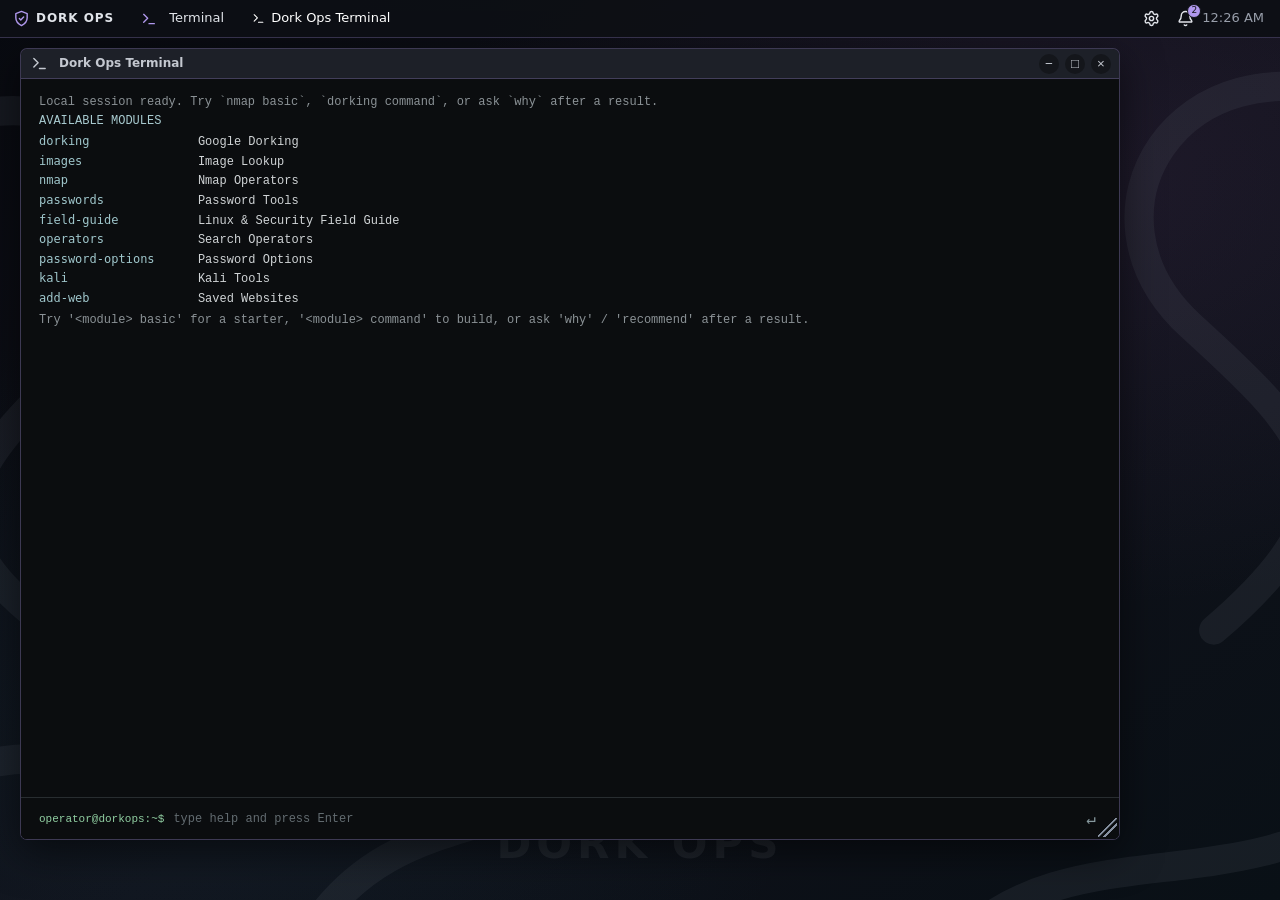
<file: index.html>
<!DOCTYPE html>
<html lang="en">
<head>
  <meta charset="utf-8">
  <meta name="viewport" content="width=device-width, initial-scale=1">
  <meta http-equiv="refresh" content="0; url=dork-ops.html">
  <link rel="canonical" href="dork-ops.html">
  <title>Dork Ops</title>
  <script>
    window.location.replace("dork-ops.html");
  </script>
</head>
<body>
  <p>Opening the Dork Ops desktop. If you are not redirected, <a href="dork-ops.html">open the desktop</a>.</p>
</body>
</html>
</file>
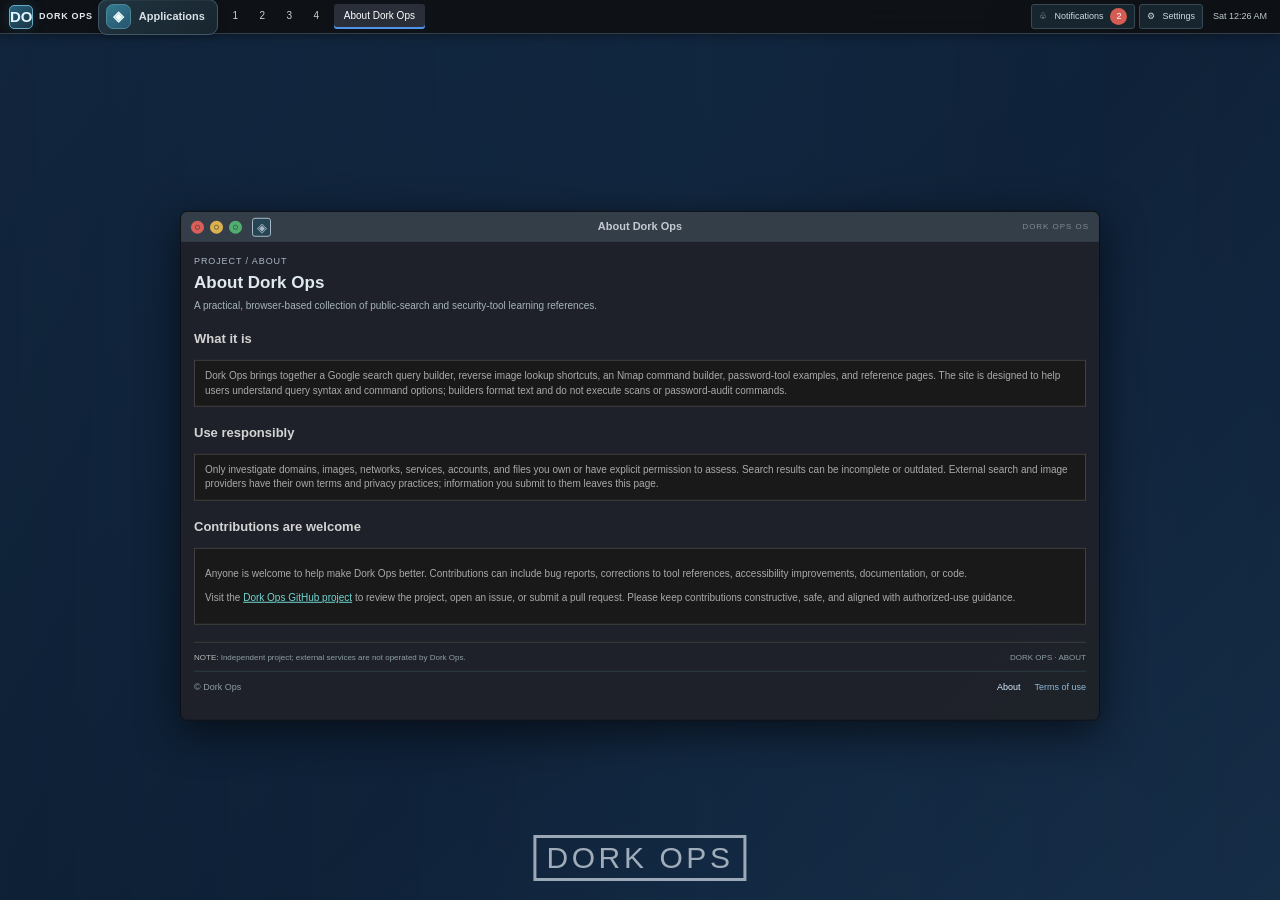
<file: about.html>
<!DOCTYPE html>
<html lang="en">
<head>
  <meta charset="utf-8">
  <meta name="viewport" content="width=device-width, initial-scale=1, viewport-fit=cover">
  <meta name="theme-color" content="#13212b">
  <title>About Dork Ops</title>
  <link rel="manifest" href="manifest.webmanifest">
  <link rel="icon" href="icons/dork-ops.png" type="image/png">
  <link rel="stylesheet" href="styles.css?v=29">
  <script src="dorkops-ui.js?v=3" defer></script>
</head>
<body>
  <canvas id="rain" aria-hidden="true"></canvas>
  
  
  
  <div class="shell">
    <aside class="sidebar" aria-label="Site navigation">
      <div>
        <div class="side-label">SEARCH TOOLS</div>
        <a class="nav-btn" href="dork-engine.html"><span aria-hidden="true">»</span><span>Google Dorking Lab</span></a>
        <a class="nav-btn" href="dork-engine.html#p2"><span aria-hidden="true">»</span><span>Image Lookup</span></a>
        <a class="nav-btn" href="dork-engine.html#p3"><span aria-hidden="true">»</span><span>Nmap Operators</span></a>
        <a class="nav-btn" href="dork-engine.html#p4"><span aria-hidden="true">»</span><span>Password tools lab</span></a>
      </div>
      <div>
        <div class="side-label">REFERENCE</div>
        <a class="nav-btn" href="search-operators.html"><span aria-hidden="true">»</span><span>Search operators</span></a>
        <a class="nav-btn" href="nmap-reference.html"><span aria-hidden="true">»</span><span>Nmap options</span></a>
        <a class="nav-btn" href="password-tools.html"><span aria-hidden="true">»</span><span>Password-tool options</span></a>
        <a class="nav-btn" href="kali-tools.html"><span aria-hidden="true">»</span><span>Kali tools directory</span></a>
      </div>
      <div class="side-bottom"><strong>AUTHORIZED USE ONLY</strong>Use the labs only within scopes you own or are explicitly authorized to assess.</div>
    </aside>
    <main>
      <div class="hero">
        <div>
          <div class="eyebrow">PROJECT / ABOUT</div>
          <h1>About Dork Ops</h1>
          <p class="sub">A practical, browser-based collection of public-search and security-tool learning references.</p>
        </div>
      </div>
      <section class="operator-section">
        <h2>What it is</h2>
        <div class="scope-note">Dork Ops brings together a Google search query builder, reverse image lookup shortcuts, an Nmap command builder, password-tool examples, and reference pages. The site is designed to help users understand query syntax and command options; builders format text and do not execute scans or password-audit commands.</div>
      </section>
      <section class="operator-section">
        <h2>Use responsibly</h2>
        <div class="scope-note">Only investigate domains, images, networks, services, accounts, and files you own or have explicit permission to assess. Search results can be incomplete or outdated. External search and image providers have their own terms and privacy practices; information you submit to them leaves this page.</div>
      </section>
      <section class="operator-section">
        <h2>Contributions are welcome</h2>
        <div class="scope-note">
          <p>Anyone is welcome to help make Dork Ops better. Contributions can include bug reports, corrections to tool references, accessibility improvements, documentation, or code.</p>
          <p>Visit the <a href="https://github.com/sheakrajuu/DORK-OPS" target="_blank" rel="noopener noreferrer">Dork Ops GitHub project</a> to review the project, open an issue, or submit a pull request. Please keep contributions constructive, safe, and aligned with authorized-use guidance.</p>
        </div>
      </section>
      <div class="footnote"><span><b>NOTE:</b> Independent project; external services are not operated by Dork Ops.</span><span>DORK OPS · ABOUT</span></div>
      <footer class="site-footer"><span>© Dork Ops</span><span><a href="about.html" aria-current="page">About</a><a href="terms.html">Terms of use</a></span></footer>
    </main>
  </div>
</body>
</html>
</file>
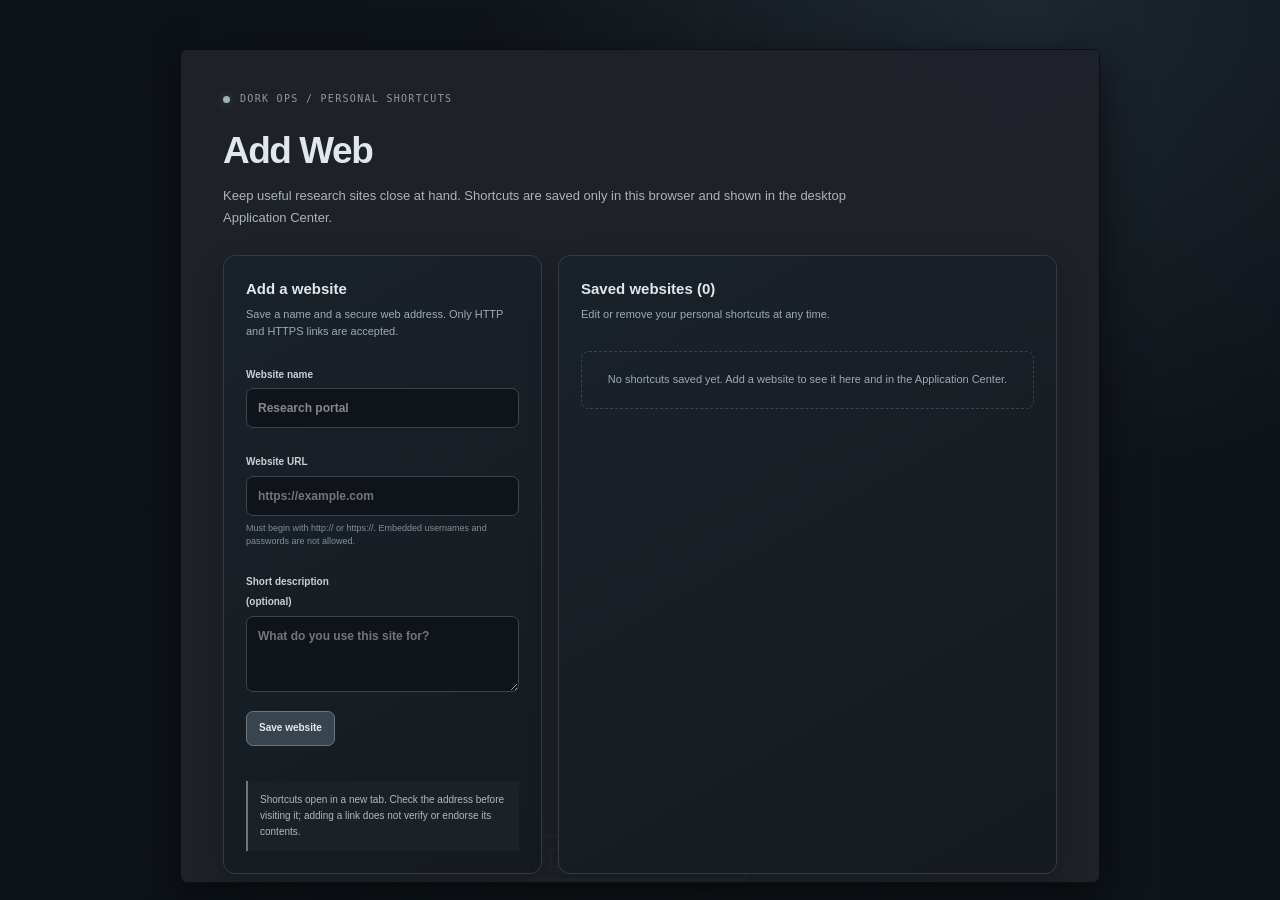
<file: add-web.html>
<!doctype html>
<html lang="en">
<head>
  <meta charset="utf-8">
  <meta name="viewport" content="width=device-width, initial-scale=1">
  <meta name="theme-color" content="#11161c">
  <title>Add Web · Dork Ops</title>
  <link rel="stylesheet" href="styles.css?v=36">
  <style>
    :root{color-scheme:dark;font-family:Inter,ui-sans-serif,system-ui,-apple-system,"Segoe UI",sans-serif;background:#10151a;color:#e6ebee}
    *{box-sizing:border-box}
    body{margin:0;min-height:100vh;background:radial-gradient(ellipse at 80% 0,#202a32 0,transparent 38%),#10151a}
    .web-app{width:min(940px,100%);margin:0 auto;padding:clamp(18px,4vw,42px)}
    .web-topline{display:flex;align-items:center;gap:10px;color:#8d9aa3;font:10px/1.4 Consolas,monospace;letter-spacing:.13em}
    .web-dot{width:7px;height:7px;border-radius:50%;background:#9fb0b8;box-shadow:0 0 10px #9fb0b855}
    h1{margin:18px 0 7px;font-size:clamp(24px,5vw,37px);letter-spacing:-.04em}
    .web-intro{max-width:640px;margin:0;color:#a9b4bb;font-size:13px;line-height:1.7}
    .web-layout{display:grid;grid-template-columns:minmax(240px,.78fr) minmax(300px,1.22fr);gap:16px;margin-top:26px}
    .web-panel{min-width:0;padding:clamp(15px,2.5vw,22px);border:1px solid #313c45;border-radius:12px;background:linear-gradient(150deg,#1a2229,#141a20);box-shadow:0 12px 30px #0003}
    .web-panel h2{margin:0 0 6px;font-size:15px}
    .web-panel > p{margin:0 0 17px;color:#9eabb3;font-size:11px;line-height:1.6}
    .web-form{display:grid;gap:12px}
    .web-field{display:grid;gap:6px;color:#c8d1d6;font-size:10px;font-weight:650}
    .web-field input,.web-field textarea{width:100%;min-width:0;padding:10px 11px;border:1px solid #3a4650;border-radius:7px;background:#0e1419;color:#edf1f3;font:inherit;font-size:12px;line-height:1.5;outline:none}
    .web-field textarea{min-height:76px;resize:vertical}
    .web-field input:focus,.web-field textarea:focus{border-color:#82939d;box-shadow:0 0 0 2px #82939d22}
    .web-field small{color:#819099;font-size:9px;font-weight:400}
    .web-actions{display:flex;flex-wrap:wrap;gap:8px;margin-top:2px}
    .web-button{min-height:35px;padding:7px 12px;border:1px solid #4b5963;border-radius:7px;background:#27313a;color:#e3e9ec;font:inherit;font-size:10px;font-weight:600;cursor:pointer}
    .web-button:hover{border-color:#75848e;background:#303b44}
    .web-button.primary{border-color:#697781;background:#39454e}
    .web-button.subtle{background:#1b2329}
    .web-button.danger{border-color:#584b4a;background:#302525;color:#e0d2d0}
    .web-status{min-height:18px;margin:10px 0 0;color:#bbc6cb;font-size:10px;line-height:1.6}
    .web-status[data-state="error"]{color:#e0b8b3}
    .web-status[data-state="success"]{color:#c5d2ca}
    .web-list{display:grid;gap:9px}
    .web-empty{padding:20px 12px;border:1px dashed #39444c;border-radius:8px;color:#9da9b0;text-align:center;font-size:11px}
    .web-site{display:grid;grid-template-columns:minmax(0,1fr) auto;align-items:center;gap:10px;padding:12px;border:1px solid #313c44;border-radius:8px;background:#11181e}
    .web-site strong{display:block;overflow-wrap:anywhere;color:#e2e8eb;font-size:11px}
    .web-site a{display:block;max-width:100%;margin-top:4px;overflow:hidden;color:#9eacb5;font:10px Consolas,monospace;text-overflow:ellipsis;white-space:nowrap}
    .web-site p{margin:5px 0 0;color:#a3afb6;font-size:10px;line-height:1.5}
    .web-site-actions{display:flex;flex-wrap:wrap;justify-content:flex-end;gap:6px}
    .web-site-actions button{min-height:30px;padding:5px 8px;font-size:9px}
    .web-safety{margin-top:15px;padding:11px 12px;border-left:2px solid #687780;background:#1a2228;color:#aeb9bf;font-size:10px;line-height:1.6}
    @media(max-width:700px){.web-layout{grid-template-columns:1fr}.web-site{grid-template-columns:1fr}.web-site-actions{justify-content:flex-start}}
  </style>
</head>
<body>
  <main class="web-app">
    <div class="web-topline"><span class="web-dot" aria-hidden="true"></span> DORK OPS / PERSONAL SHORTCUTS</div>
    <h1>Add Web</h1>
    <p class="web-intro">Keep useful research sites close at hand. Shortcuts are saved only in this browser and shown in the desktop Application Center.</p>
    <div class="web-layout">
      <section class="web-panel" aria-labelledby="web-form-title">
        <h2 id="web-form-title">Add a website</h2>
        <p id="web-form-description">Save a name and a secure web address. Only HTTP and HTTPS links are accepted.</p>
        <form id="website-form" class="web-form">
          <label class="web-field">Website name
            <input id="website-name" name="name" type="text" maxlength="80" required autocomplete="off" placeholder="Research portal">
          </label>
          <label class="web-field">Website URL
            <input id="website-url" name="url" type="url" maxlength="2048" required autocomplete="url" placeholder="https://example.com">
            <small>Must begin with http:// or https://. Embedded usernames and passwords are not allowed.</small>
          </label>
          <label class="web-field">Short description <span>(optional)</span>
            <textarea id="website-description" name="description" maxlength="160" placeholder="What do you use this site for?"></textarea>
          </label>
          <div class="web-actions">
            <button class="web-button primary" id="website-submit" type="submit">Save website</button>
            <button class="web-button subtle" id="website-cancel" type="button" hidden>Cancel edit</button>
          </div>
        </form>
        <p class="web-status" id="website-status" role="status" aria-live="polite"></p>
        <div class="web-safety">Shortcuts open in a new tab. Check the address before visiting it; adding a link does not verify or endorse its contents.</div>
      </section>
      <section class="web-panel" aria-labelledby="website-list-title">
        <h2 id="website-list-title">Saved websites <span id="website-count"></span></h2>
        <p>Edit or remove your personal shortcuts at any time.</p>
        <div class="web-list" id="website-list" aria-live="polite"></div>
      </section>
    </div>
  </main>
  <script src="add-web.js?v=1" defer></script>
</body>
</html>
</file>
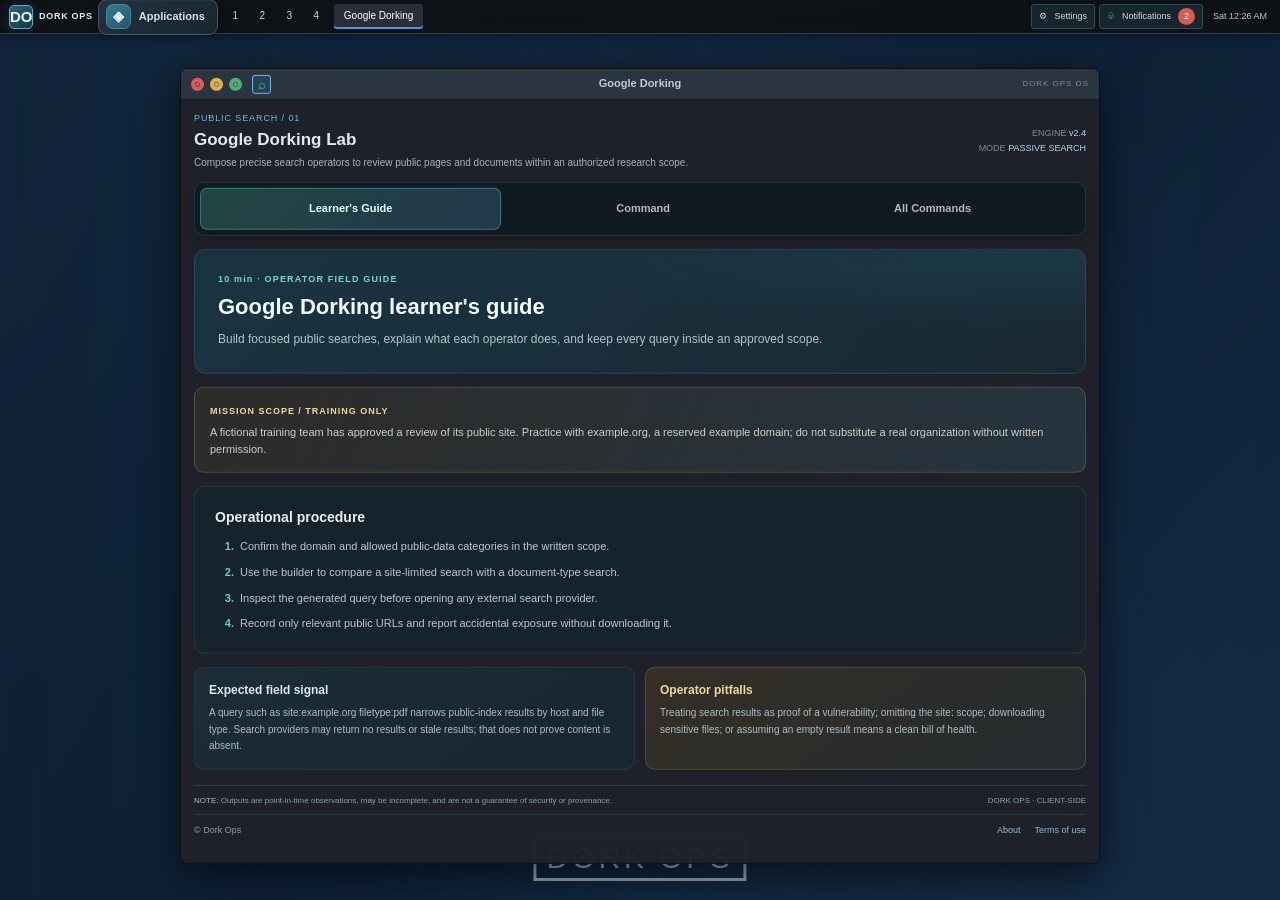
<file: dork-engine.html>
<!DOCTYPE html>
<html lang="en">
<head>
  <meta charset="utf-8">
  <meta name="viewport" content="width=device-width, initial-scale=1, viewport-fit=cover">
  <meta name="theme-color" content="#13212b">
  <meta name="description" content="Dork Ops OS — an authorized research and security-tool learning workspace.">
  <link rel="manifest" href="manifest.webmanifest">
  <link rel="icon" href="icons/dork-ops.png" type="image/png">
  <title>Dork Ops OS</title>
  <link rel="stylesheet" href="styles.css?v=36">
  <script src="script.js?v=24" defer></script>
  <script src="nmap.js?v=16" defer></script>
  <script src="password-tools.js?v=20" defer></script>
  <script src="recommendations.js?v=8" defer></script>
  <script src="dorkops-ui.js?v=9" defer></script>
  <script src="lab-learning.js?v=3" defer></script>
</head>
<body>
  <canvas id="rain" aria-hidden="true"></canvas>
  <header class="dorkos-topbar">
    <a class="dorkos-brand" href="dork-engine.html" aria-label="Dork Ops OS home"><span class="dorkos-logo" aria-hidden="true">DO</span><span><strong>DORK OPS</strong><small>SECURITY WORKSPACE</small></span></a>
    <div class="dorkos-system-status"><span class="status-dot"></span> LOCAL SESSION <span class="status-separator">·</span> AUTHORIZED USE ONLY</div>
    <div class="dorkos-system-actions">
      <button class="system-button" id="notifications-toggle" type="button" aria-expanded="false" aria-controls="notifications-panel" aria-label="Open notifications">
        <span aria-hidden="true">♧</span><span>Notifications</span><span class="notification-count" id="notification-count" hidden></span>
      </button>
      <button class="system-button install-button" id="install-app" type="button" hidden>Install app</button>
      <time id="system-clock" class="system-clock"></time>
    </div>
  </header>
  
  
  <div class="shell">
    <aside class="sidebar" aria-label="Workspace navigation">
      <div>
        <div class="side-label">SEARCH TOOLS</div>
        <button class="nav-btn active" type="button" data-view="1" aria-controls="p1" aria-pressed="true"><span aria-hidden="true">»</span><span>Google Dorking Lab</span></button>
        <button class="nav-btn" type="button" data-view="2" aria-controls="p2" aria-pressed="false"><span aria-hidden="true">»</span><span>Image Lookup</span></button>
        <button class="nav-btn" type="button" data-view="3" aria-controls="p3" aria-pressed="false"><span aria-hidden="true">»</span><span>Nmap Operators</span></button>
        <button class="nav-btn" type="button" data-view="4" aria-controls="p4" aria-pressed="false"><span aria-hidden="true">»</span><span>Password tools</span></button>
      </div>
      <div>
        <div class="side-label">REFERENCE</div>
        <a class="nav-btn" href="search-operators.html"><span aria-hidden="true">»</span><span>Search operators</span></a>
        <a class="nav-btn" href="#p3"><span aria-hidden="true">»</span><span>Nmap Operators</span></a>
        <a class="nav-btn" href="password-tools.html"><span aria-hidden="true">»</span><span>Password-tool options</span></a>
        <a class="nav-btn" href="kali-tools.html"><span aria-hidden="true">»</span><span>Kali tools directory</span></a>
      </div>
      <div class="more-sites">
        <div class="side-label">MORE SITES</div>
        <a class="nav-btn" href="https://osintframework.com/" target="_blank" rel="noopener noreferrer"><span aria-hidden="true">↗</span><span>OSINT Framework</span></a>
        <a class="nav-btn" href="https://start.me/p/L1rEYQ/osint4all" target="_blank" rel="noopener noreferrer"><span aria-hidden="true">↗</span><span>OSINT4ALL</span></a>
        <a class="nav-btn" href="https://www.exploit-db.com/" target="_blank" rel="noopener noreferrer"><span aria-hidden="true">↗</span><span>Exploit-DB</span></a>
      </div>
      <div class="side-bottom"><strong>AUTHORIZED USE ONLY</strong>Search results are public index data. Confirm scope and permission before investigating a domain.</div>
    </aside>
    <main>
      <div class="window-titlebar">
        <span class="window-controls">
          <button type="button" data-window-minimize aria-label="Minimize app window"><i aria-hidden="true"></i></button>
          <button type="button" data-window-maximize aria-label="Maximize app window" aria-pressed="false"><i aria-hidden="true"></i></button>
          <button type="button" data-window-close aria-label="Close app window"><i aria-hidden="true"></i></button>
        </span>
        <span class="window-app-name">Google Dorking Lab</span>
        <span class="window-title-context">DORK OPS OS</span>
      </div>
      <div class="hero">
        <div>
          <div class="eyebrow" id="view-eyebrow">PUBLIC SEARCH / 01</div>
          <h2 id="view-title">Google Dorking Lab</h2>
          <p class="sub" id="view-description">Compose precise search operators to review public pages and documents within an authorized research scope.</p>
        </div>
        <div class="hero-code">ENGINE <b>v2.4</b><br>MODE <b id="view-mode">PASSIVE SEARCH</b></div>
      </div>
      <section id="p1" aria-label="Google Dorking Lab">
        <div class="card">
          <div class="card-head">
            <div><h2>GOOGLE DORKING LAB</h2><p>Define an authorized public-search scope.</p></div>
            <span class="pill">PASSIVE · PUBLIC INDEX</span>
          </div>
          <div class="field-grid">
            <div>
              <label for="q">Keywords or quoted phrases</label>
              <input id="q" type="text" placeholder='example.com, "security incident"' autocomplete="off">
              <div class="parsed" id="parsed" hidden aria-label="Parsed keywords"></div>
              <span class="field-help">Enter a domain here or in the domain field. Separate keywords with commas or “and”; quote exact phrases. Phrases like “looking for … PDF of …” are understood.</span>
            </div>
            <div>
              <label for="d">Organization domain (optional)</label>
              <input id="d" type="text" placeholder="example.org" autocomplete="url" spellcheck="false">
            </div>
            <div class="match-mode-row">
              <div>
                <label for="keyword-match-mode">Keyword matching</label>
                <select id="keyword-match-mode">
                  <option value="all">All terms (AND)</option>
                  <option value="any">Any term (OR)</option>
                </select>
              </div>
              <p class="field-help" id="keyword-match-help">Every keyword or phrase must match. Choose Any to find pages containing at least one of your terms.</p>
            </div>
          </div>
          <div class="template-row">
            <label for="query-template">Starter template</label>
            <select id="query-template">
              <option value="">Choose a template…</option>
              <option value="public-documents">Public documents</option>
              <option value="organization-footprint">Organization footprint</option>
              <option value="news-mentions">News and public mentions</option>
              <option value="developer-references">Developer references</option>
            </select>
            <button class="btn" type="button" id="apply-template">Use template</button>
          </div>
          <p class="note">Templates just fill editable fields and select relevant modules. Generated queries remain editable before you search.</p>
          <div class="category-head"><span>Query modules</span><span class="category-tools"><button class="text-btn" type="button" id="selectAll">Select all</button><button class="text-btn" type="button" id="clearAll">Clear</button></span></div>
          <div class="chips" id="chips" aria-label="Query modules">
            <button class="chip on" type="button" data-group="documents">Documents</button>
            <button class="chip on" type="button" data-group="pages">Page matches</button>
            <button class="chip on" type="button" data-group="footprint">Domain footprint</button>
            <button class="chip on" type="button" data-group="docs">Site documentation</button>
            <button class="chip on" type="button" data-group="mentions">Mentions elsewhere</button>
            <button class="chip on" type="button" data-group="repositories">Public repositories</button>
            <button class="chip on" type="button" data-group="archives">Archive references</button>
          </div>
          <label class="auth-row"><input id="auth" type="checkbox"><span>I confirm I have permission to assess this research scope, and will use results responsibly.</span></label>
          <div class="action-row"><button class="go" id="go" type="button">GENERATE QUERIES &nbsp; →</button><span class="note">No network requests are made by this page until you open a search.</span><span class="save-status" id="google-save-status" aria-live="polite"></span></div>
        </div>
        <div id="warn" class="warn" role="alert" hidden></div>
        <div class="scope-note"><strong>Scope reminder:</strong> Only search domains you own or are explicitly authorized to review.</div>
        <div class="results-head">
          <h2 id="count" aria-live="polite">RESULTS / READY</h2>
          <div class="result-tools">
            <button class="btn" id="export" type="button" title="Download query list" hidden>↓ Export</button>
            <button class="btn" id="copyAll" type="button" hidden>Copy all</button>
          </div>
        </div>
        <div id="out" aria-live="polite"><div class="empty">Provide a keyword or domain, confirm authorization, then generate a scoped query set.</div></div>
        <div class="history">
          <div class="history-head"><h3>RECENT SCOPES / THIS DEVICE</h3><button class="text-btn" id="clearHistory" type="button">Clear history</button></div>
          <div class="history-list" id="historyList"><span class="note">Your recent searches will appear here.</span></div>
        </div>
        <section class="lab-next-step" id="google-next-steps" hidden aria-live="polite">
          <h3>Recommended next step</h3>
          <p>Review the generated queries and open only the searches that match your authorized scope. If a result appears to expose sensitive information, do not download or explore it; note the public URL and report it to the site owner.</p>
        </section>
      </section>
      <section id="p2" aria-label="Reverse image lookup" hidden>
        <div class="card">
          <div class="card-head">
            <div><h2>02 / REVERSE IMAGE LOOKUP</h2><p>Send a publicly reachable image URL to an external visual search provider.</p></div>
            <span class="pill">EXTERNAL PROVIDERS</span>
          </div>
          <label for="img">Image URL</label>
          <input id="img" type="text" placeholder="https://example.org/image.jpg" autocomplete="url">
          <div class="action-row"><button class="go" id="rs" type="button">FIND MATCHES &nbsp; →</button></div>
          <div class="eng" id="eng" hidden></div>
          <div class="eng"><a class="main" href="https://lens.google.com/" target="_blank" rel="noopener noreferrer">Upload an image from this device<span>Opens Google Lens. Choose the upload or camera button there.</span></a></div>
          <p class="note">Only submit images you have permission to analyze. The URL is sent to whichever provider you select.</p>
          <p class="save-status" id="image-save-status" aria-live="polite"></p>
          <section class="lab-next-step" id="image-next-steps" hidden aria-live="polite">
            <h3>Recommended next step</h3>
            <p>Compare the matching source pages, dates, crop, and context. A visual match is a clue, not proof of origin or identity; avoid identifying people from images and respect the image owner's privacy and rights.</p>
          </section>
        </div>
      </section>
      <section id="p3" aria-label="Nmap Operators" hidden>
        <div class="card" id="nmap-builder">
          <div class="card-head">
            <div><h2>NMAP OPERATORS / COMMAND BUILDER</h2><p>Build a command for a single host you are authorized to scan. Run it locally with Nmap installed.</p></div>
            <span class="pill">LOCAL COMMAND · NOT EXECUTED HERE</span>
          </div>
          <div class="field-grid">
            <div>
              <label for="nmap-target">Authorized hostname or IP address</label>
              <input id="nmap-target" type="text" placeholder="&lt;target ip&gt;" autocomplete="off" spellcheck="false">
            </div>
            <div>
              <label for="nmap-scan-type">Scan method</label>
              <select id="nmap-scan-type"><option value="-sT">TCP connect (broadly compatible)</option><option value="-sS">SYN scan (requires raw-packet privileges)</option><option value="-sU">UDP scan (can be slow; confirm scope)</option></select>
            </div>
            <div>
              <label for="nmap-ports">Ports (optional)</label>
              <input id="nmap-ports" type="text" placeholder="e.g. 22,80,443 or 1-1000" autocomplete="off" spellcheck="false">
              <span class="field-help">Explicit port numbers or ranges stay within the scope you entered.</span>
            </div>
            <div>
              <label for="nmap-timing">Timing</label>
              <select id="nmap-timing"><option value="-T2">T2 · slower, considerate default</option><option value="-T3">T3 · normal</option></select>
            </div>
          </div>
          <div class="chips" aria-label="Additional Nmap scope and output options">
            <label class="chip"><input id="nmap-top-ports" type="checkbox"> Limit to top 100 ports</label>
            <label class="chip"><input id="nmap-output" type="checkbox"> Save normal report (-oN)</label>
          </div>
          <p class="field-help">Choose explicit ports or the top-100 preset, not both. Without either, Nmap uses its default port selection.</p>
          <div class="category-head"><span>Optional checks</span></div>
          <div class="chips" aria-label="Optional Nmap flags">
            <label class="chip"><input id="nmap-version" type="checkbox"> Service/version detection (-sV)</label>
            <label class="chip"><input id="nmap-os" type="checkbox"> OS detection (-O)</label>
            <label class="chip"><input id="nmap-open" type="checkbox"> Show open ports only (--open)</label>
            <label class="chip"><input id="nmap-reason" type="checkbox"> Show port-state reason (--reason)</label>
          </div>
          <label class="auth-row"><input id="nmap-auth" type="checkbox"><span>I confirm this single host is in my authorized scan scope and I will follow the owner's scanning rules.</span></label>
          <div class="action-row"><button class="go" id="nmap-build" type="button">BUILD COMMAND &nbsp; →</button><button class="btn" id="nmap-open-operators" type="button">Browse Nmap operators</button><span class="save-status" id="nmap-save-status" aria-live="polite"></span></div>
          <div id="nmap-warn" class="warn" role="alert" hidden></div>
          <section class="scan-plan" id="nmap-scan-plan" aria-live="polite">
            <h3>Your scan plan</h3>
            <ul id="nmap-scan-plan-items"></ul>
          </section>
          <div id="nmap-command" class="nmap-command" hidden>
            <div class="results-head"><h2>COMMAND / COPY TO TERMINAL</h2><button class="btn" id="nmap-copy" type="button">Copy command</button></div>
            <code id="nmap-command-text"></code>
            <details class="command-breakdown" id="nmap-command-breakdown">
              <summary>Understand this command</summary>
              <ul id="nmap-command-breakdown-items"></ul>
            </details>
            <div class="recommendation-list" id="nmap-command-recommendations" aria-live="polite"></div>
          </div>
          <section class="lab-next-step" id="nmap-next-steps" hidden aria-live="polite">
            <h3>Recommended next step</h3>
            <p id="nmap-next-guidance">Run the command only for the authorized host. Afterward, paste just the Nmap port table below; this page checks it locally and does not save or upload it.</p>
            <label for="nmap-result-output">Nmap result (redact anything sensitive)</label>
            <textarea id="nmap-result-output" rows="5" autocomplete="off" placeholder="Example: 80/tcp open http&#10;8080/tcp open http-proxy"></textarea>
            <div id="nmap-result-recommendations" aria-live="polite"></div>
          </section>
          <p class="note">This page only formats text; it does not execute Nmap or contact the target. Use the builder only for approved single-host checks. For wider scopes, confirm explicit authorization and scan limits first.</p>
        </div>
        <section class="nmap-guide-panel" id="nmap-guide" aria-labelledby="nmap-guide-title">
          <div class="nmap-section-heading">
            <div><span class="nmap-kicker">FIELD GUIDE / START HERE</span><h2 id="nmap-guide-title">A reliable scan, step by step</h2></div>
            <a class="nmap-doc-link" href="https://nmap.org/book/man.html" target="_blank" rel="noopener noreferrer">Official Nmap manual ↗</a>
          </div>
          <p class="nmap-guide-intro">Nmap (Network Mapper) discovers hosts and examines ports and services. Treat a scan as a scoped measurement: choose only the checks you need, understand the traffic they create, then validate findings with the system owner.</p>
          <div class="nmap-guide-grid">
            <article class="nmap-guide-step"><span>01</span><h3>Confirm scope</h3><p>Get approval for exact hosts, addresses, ports, time windows, and rate limits. Resolve names and check the final target list before sending probes.</p></article>
            <article class="nmap-guide-step"><span>02</span><h3>Discover carefully</h3><p>Start with host discovery when appropriate. Firewalls may block discovery probes, so “host seems down” is not proof that a system is offline.</p></article>
            <article class="nmap-guide-step"><span>03</span><h3>Choose a narrow scan</h3><p>Specify only the ports and scan method needed. Add service/version or OS detection only when authorized; these send additional probes.</p></article>
            <article class="nmap-guide-step"><span>04</span><h3>Save and interpret</h3><p>Keep a dated report in an approved location. Port states describe observations from your scan position, not a service’s complete security posture.</p></article>
          </div>
          <details class="nmap-guide-details">
            <summary>How to read common port states</summary>
            <div class="nmap-state-grid">
              <p><code>open</code><span>An application responded on this port; verify the service and intended exposure.</span></p>
              <p><code>closed</code><span>The host responded, but no application was listening at scan time.</span></p>
              <p><code>filtered</code><span>Filtering prevented Nmap from deciding whether the port is open or closed.</span></p>
              <p><code>open|filtered</code><span>Nmap could not distinguish an open port from filtered probes, common with UDP.</span></p>
            </div>
          </details>
        </section>
        <section class="nmap-library-panel" id="nmap-operators" aria-labelledby="nmap-operators-title">
          <div class="nmap-section-heading">
            <div><span class="nmap-kicker">REFERENCE / SEARCHABLE CATALOG</span><h2 id="nmap-operators-title">Operator library</h2><p>Find a flag, understand expected results and impact, then copy an example to adapt within your approved scope.</p></div>
          </div>
          <div class="nmap-library-tools">
            <label class="nmap-search-wrap" for="nmap-search"><span aria-hidden="true">⌕</span><input id="nmap-search" type="search" placeholder="Search flags, purpose, or examples" autocomplete="off"></label>
            <label class="nmap-filter-wrap" for="nmap-category-filter"><span>Category</span><select id="nmap-category-filter"><option value="all">All categories</option></select></label>
            <button class="nmap-tool-button" id="nmap-favorites-toggle" type="button" aria-pressed="false">☆ Favorites</button>
            <button class="nmap-tool-button" id="nmap-expand-toggle" type="button" aria-pressed="false">Expand details</button>
            <button class="nmap-tool-button nmap-reset" id="nmap-reset" type="button">Reset</button>
          </div>
          <div class="nmap-library-status"><p class="note" id="nmap-count" aria-live="polite"></p><p class="note" id="nmap-storage-status" aria-live="polite"></p></div>
          <p class="nmap-empty" id="nmap-empty" hidden>No operators match those filters. Try another search or reset the filters.</p>
          <div id="nmap-catalog" aria-live="polite"></div>
        </section>
      </section>
      <section id="p4" aria-label="Password tools lab" hidden>
        <div class="card">
          <div class="card-head">
            <div><h2>PASSWORD TOOLS LAB</h2><p>Build a text-only example for an isolated lab or hash files you are authorized to audit.</p></div>
            <span class="pill">LOCAL EXAMPLES · NOT EXECUTED HERE</span>
          </div>
          <div class="scope-note"><strong>Lab note:</strong> Hydra examples use a local-only target (<code>127.0.0.1</code>); replace <code>&lt;target ip&gt;</code> in reference examples with a loopback address only. John and Hashcat examples use local hash files. This lab builds commands for authorized testing but never runs them.</div>
          <div class="field-grid">
            <div>
              <label for="pw-tool">Tool</label>
              <select id="pw-tool">
                <option value="hydra">THC Hydra · local service lab</option>
                <option value="john">John the Ripper · offline hash audit</option>
                <option value="hashcat">Hashcat · offline hash audit</option>
              </select>
            </div>
            <div id="hydra-fields">
              <label for="hydra-service">Local test service</label>
              <select id="hydra-service"><option value="ssh">SSH</option><option value="ftp">FTP</option><option value="http-get">HTTP GET</option></select>
            </div>
            <div id="hydra-user-fields">
              <label for="hydra-user">Test username</label>
              <input id="hydra-user" type="text" value="labuser" autocomplete="off" spellcheck="false">
            </div>
            <div id="hydra-wordlist-fields">
              <label for="hydra-wordlist">Local wordlist file path</label>
              <input id="hydra-wordlist" type="text" value="/home/kali/wordlists/wordlist.txt" autocomplete="off" spellcheck="false">
              <span class="field-help">Example absolute Linux path. Replace it with the real .txt file path on the machine where you will run the command; this page cannot check whether that file exists.</span>
            </div>
            <div id="john-fields" hidden>
              <label for="john-format">John hash format</label>
              <select id="john-format"><option value="">Auto-detect</option><option value="raw-md5">Raw MD5</option><option value="raw-sha1">Raw SHA-1</option><option value="nt">NT (Windows)</option></select>
            </div>
            <div id="john-files" hidden>
              <label for="john-hash-file">Authorized local hash file</label>
              <input id="john-hash-file" type="text" value="authorized-hashes.txt" autocomplete="off" spellcheck="false">
              <label for="john-wordlist">Local wordlist file path</label>
              <input id="john-wordlist" type="text" value="/home/kali/wordlists/wordlist.txt" autocomplete="off" spellcheck="false">
              <span class="field-help">Example absolute Linux path. Replace it with the real .txt file path; the file contents are never entered on this page.</span>
            </div>
            <div id="hashcat-fields" hidden>
              <label for="hashcat-mode">Hash format (Hashcat mode)</label>
              <select id="hashcat-mode"><option value="0">MD5 (0)</option><option value="100">SHA-1 (100)</option><option value="1000">NTLM (1000)</option></select>
              <span class="field-help">This number must match the format of the hashes in your authorized local file.</span>
            </div>
            <div id="hashcat-files" hidden>
              <label for="hashcat-hash-file">Authorized local hash file</label>
              <input id="hashcat-hash-file" type="text" value="authorized-hashes.txt" autocomplete="off" spellcheck="false">
              <label for="hashcat-wordlist">Local wordlist file path</label>
              <input id="hashcat-wordlist" type="text" value="/home/kali/wordlists/wordlist.txt" autocomplete="off" spellcheck="false">
              <span class="field-help">Example absolute Linux path. Replace it with the real .txt file path; the builder only places its path into the example command.</span>
            </div>
          </div>
          <p class="tool-explanation" id="pw-tool-explanation" aria-live="polite"></p>
          <label class="auth-row"><input id="pw-auth" type="checkbox"><span>I confirm I own or am explicitly authorized to test the local service or audit these local hash files.</span></label>
          <div class="action-row"><button class="go" id="pw-build" type="button">BUILD EXAMPLE COMMAND &nbsp; →</button><a class="btn" href="password-tools.html">Browse password-tool options</a><span class="save-status" id="pw-save-status" aria-live="polite"></span></div>
          <div id="pw-warn" class="warn" role="alert" hidden></div>
          <div id="pw-command" class="nmap-command" hidden>
            <div class="results-head"><h2>EXAMPLE / COPY TO TERMINAL</h2><button class="btn" id="pw-copy" type="button">Copy command</button></div>
            <code id="pw-command-text"></code>
            <div class="recommendation-list" id="pw-command-recommendations" aria-live="polite"></div>
          </div>
          <section class="lab-next-step" id="pw-next-steps" hidden aria-live="polite">
            <h3>Recommended next step</h3>
            <p id="pw-next-guidance"></p>
            <a class="btn" id="pw-next-link" href="password-tools.html">Review password-tool options</a>
          </section>
          <div class="scope-note"><strong>What happens next?</strong> The command is text only. After copying it, review each option and path in a terminal before running it. Hydra contacts a service and remains fixed to <code>127.0.0.1</code> here; John and Hashcat read local hash files. This page never receives wordlist contents, passwords, or hashes.</div>
          <p class="note">Use the fields above to build password-audit commands with your wordlist and authorized local hash file. In copied reference examples, replace <code>&lt;target ip&gt;</code> only with a loopback address such as <code>127.0.0.1</code> or <code>::1</code>; this lab’s Hydra command is permanently fixed to <code>127.0.0.1</code> and one task. Never use real accounts, passwords, or hash files without permission. Use the tools’ official documentation for version-specific options.</p>
        </div>
      </section>
      <div class="footnote"><span><b>NOTE:</b> Outputs are point-in-time observations, may be incomplete, and are not a guarantee of security or provenance.</span><span>DORK OPS · CLIENT-SIDE</span></div>
      <footer class="site-footer"><span>© Dork Ops</span><span><a href="about.html">About</a><a href="terms.html">Terms of use</a></span></footer>
    </main>
  </div>
</body>
</html>
</file>
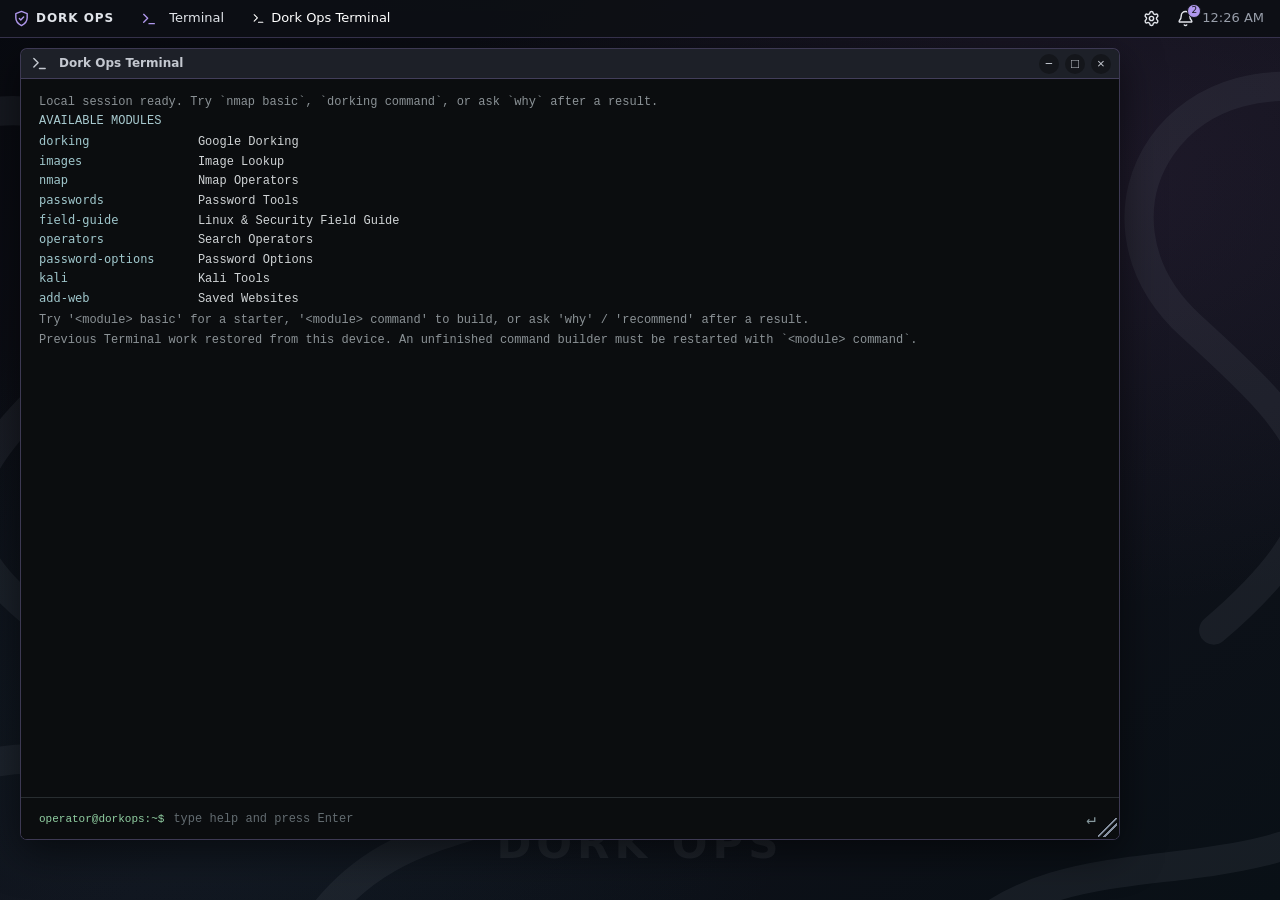
<file: dork-ops.html>
<html lang="en"><head>
<meta charset="utf-8">
<meta name="viewport" content="width=device-width, initial-scale=1, viewport-fit=cover">
<meta name="theme-color" content="#0a0b0e">
<meta name="description" content="Dork Ops OS desktop for authorized research and security-tool learning.">
<link rel="manifest" href="manifest.webmanifest">
<link rel="icon" href="icons/dork-ops.png" type="image/png">
<title>Dork Ops OS</title>
<style>
:root{--win:#17191f;--bar:#1d2028;--edge:#333842;--ink:#e1e4ea;--dim:#989eaa;--sel:#2f7be0;--btn:#252933;--field:#101217;--theme-accent:#b098ed;--theme-soft:#b098ed40;--theme-active-bg:#b098ed1c;--theme-link:#b9a2ff;box-sizing:border-box}
*{box-sizing:border-box}
*{scrollbar-width:none;-ms-overflow-style:none}
*::-webkit-scrollbar{display:none}
html,body{height:100%;margin:0;overflow:hidden;background:#0a0b0e;font:13px/1.3 "Cantarell","Segoe UI",system-ui,sans-serif;color:var(--ink);user-select:none}
#wall{position:fixed;inset:0;background:#0a0b0e}
#wall svg{width:100%;height:100%;position:absolute;inset:0}
#panel{position:fixed;top:0;left:0;right:0;height:30px;background:rgba(14,16,21,.92);display:flex;align-items:center;gap:6px;padding:env(safe-area-inset-top,0px) 10px 0;z-index:9999}
#panel button{background:none;border:0;color:var(--ink);height:24px;min-width:24px;padding:0 8px;border-radius:3px;font:inherit;cursor:pointer}
#panel button:hover,#panel button.on{background:#2a2e38}
#panel button:focus-visible,.win button:focus-visible{outline:2px solid var(--theme-accent);outline-offset:1px}
#panel .sp{flex:1}
#clock{color:var(--dim);padding-right:6px}
.win{position:absolute;background:var(--win);border:1px solid var(--edge);border-radius:7px;box-shadow:0 12px 40px rgba(0,0,0,.55);display:flex;flex-direction:column;max-width:calc(100vw - 8px);max-height:calc(100vh - 40px)}
.win.hide{display:none}
.title{height:30px;display:flex;align-items:center;justify-content:center;position:relative;background:var(--bar);border-radius:7px 7px 0 0;cursor:grab;touch-action:none;color:#c4c8d0;font-weight:600;font-size:12px}
.title:active{cursor:grabbing}
.title .lt{position:absolute;left:10px}
.title .ctl{position:absolute;right:8px;display:flex;gap:6px}
.body{padding:10px 12px;overflow:auto;flex:1;min-height:0}
.btn{background:var(--btn);border:1px solid #14161b;color:var(--ink);padding:6px 12px;border-radius:4px;font:inherit;cursor:pointer;display:inline-flex;gap:6px;align-items:center;justify-content:center}
.btn:hover{background:#363b47}
.btn:disabled{opacity:.4;cursor:default}
.pair{display:flex;gap:6px}
.pair .btn{flex:1}
.win.max{left:0!important;top:30px!important;width:100vw!important;height:calc(100vh - 30px)!important;max-width:none;max-height:none;border-radius:0}
.win.max .title{border-radius:0;cursor:default}
.lt{display:flex}
.cb{width:20px;height:20px;border-radius:50%;background:#14161b;border:0;color:#c4c8d0;display:grid;place-items:center;padding:0;cursor:pointer}
.cb:hover{background:#3a3f4b}
.cb[data-close]:hover{background:#d9534f;color:#fff}
#brand{font-size:12px;letter-spacing:.08em;color:var(--ink);padding:0 10px 0 2px}
#tasks{display:flex;gap:4px;margin-left:8px;overflow:hidden}
#panel .tk{display:flex;align-items:center;gap:6px;max-width:150px}
#panel .tk{color:#d3d7de}
#panel .tk.on{color:#fff}
#panel .tk.mn{color:#cbd0d8;opacity:.8}
.tk span{overflow:hidden;text-overflow:ellipsis;white-space:nowrap}
#panel .tk.on{background:transparent;box-shadow:none}
#panel .tk.mn{opacity:.55}
@media(max-width:700px){.tk span{display:none}#brand{display:none}}
#panel{height:38px;gap:4px}
#apps-toggle{display:flex;min-height:32px;align-items:center;gap:8px;padding:0 10px 0 5px;border:1px solid #38404b;border-radius:6px;background:#20232a;font-weight:650}
#apps-toggle:hover{border-color:var(--theme-accent);background:#262a32}
#apps-toggle .toolbar-icon{width:25px;height:25px;border:0;border-radius:0;background:transparent;color:var(--theme-accent)}
#apps-toggle .toolbar-icon svg{width:16px;height:16px}
#tasks{min-width:0}
#panel .tk{max-width:190px;overflow:hidden}
#panel .tk.on,#panel .tk.active{background:transparent;box-shadow:none}
#panel .tk span{overflow:hidden;text-overflow:ellipsis;white-space:nowrap}
#notification-count{display:inline-grid;place-items:center;min-width:16px;height:16px;margin-left:4px;border-radius:50%;background:var(--theme-accent);color:#111318;font-size:10px}
body[data-density="compact"] .body{padding:7px 9px}
body[data-density="compact"] .settings-body{gap:5px}
body[data-motion="reduced"] *,body[data-motion="reduced"] *::before,body[data-motion="reduced"] *::after{scroll-behavior:auto!important;animation-duration:.01ms!important;animation-iteration-count:1!important;transition-duration:.01ms!important}
.toolbar-icon{width:18px;height:18px;display:grid;place-items:center}
.toolbar-icon svg{width:17px;height:17px}
#settings-toggle,#notifications-toggle{width:30px;height:28px;display:grid;place-items:center;padding:0;position:relative}
#notification-count{position:absolute;top:-3px;right:-3px;min-width:14px;height:14px;display:grid;place-items:center;padding:0 3px;border:1px solid #12151a;border-radius:99px;font-size:9px;line-height:1}
#notification-count[hidden]{display:none}
.win[hidden]{display:none}
.app-window .title>[data-window-title]{position:absolute;left:38px;right:90px;overflow:hidden;text-align:left;text-overflow:ellipsis;white-space:nowrap}
.app-window .title:focus-visible{outline:2px solid var(--theme-accent);outline-offset:-2px}
#focus-status{position:fixed;left:-10000px}
.app-window{left:4vw;top:54px;width:min(760px,82vw);height:min(620px,calc(100vh - 100px));min-width:min(340px,calc(100vw - 12px));min-height:min(270px,calc(100vh - 50px));overflow:hidden;z-index:5}
.app-window .title{flex:none}
.app-frame{display:block;width:100%;height:calc(100% - 30px);flex:1;border:0;background:#111;min-height:0}
.app-window.max{left:0!important;top:38px!important;width:100vw!important;height:calc(100vh - 38px)!important;min-width:0;min-height:0}
.resize-handle{position:absolute;right:2px;bottom:2px;z-index:4;width:19px;height:19px;padding:0;border:0;border-radius:0 0 5px 0;background:linear-gradient(135deg,transparent 45%,#8791a1 46%,#8791a1 52%,transparent 53%),linear-gradient(135deg,transparent 62%,#8791a1 63%,#8791a1 69%,transparent 70%);cursor:nwse-resize;touch-action:none}
.resize-handle:focus-visible{outline:2px solid var(--theme-accent);outline-offset:-2px}
.app-window.max .resize-handle{display:none}
#settings-window{left:calc(50% - 230px);top:70px;width:min(460px,calc(100vw - 20px));height:min(620px,calc(100vh - 80px));z-index:7}
.settings-body{display:grid;align-content:start;gap:9px}
.settings-body h3{margin:4px 0;color:var(--theme-accent);font-size:12px}
.settings-body label:not(.setting-check){display:grid;grid-template-columns:minmax(130px,1fr) minmax(140px,1.3fr);gap:10px;align-items:center}
.settings-body select,.settings-body input:not([type=checkbox]){min-width:0;padding:6px 8px;border:1px solid #414650;border-radius:4px;background:var(--field);color:var(--ink);font:inherit}
.settings-body .setting-check{display:flex;align-items:center;gap:8px}
.settings-body p{margin:4px 0;color:var(--dim);font-size:11px}
.settings-body .pair{margin-top:4px}
#settings-status{min-height:1em}
#notifications-window{right:14px;top:46px;width:min(380px,calc(100vw - 20px));max-height:calc(100vh - 60px);z-index:8}
.notification{padding:11px 4px;border-bottom:1px solid #3b3f48}
.notification strong{display:block}
.notification p{color:var(--dim);margin:6px 0}
.notification-actions{display:flex;align-items:center;justify-content:flex-start;gap:8px}
.notification-actions a{color:var(--theme-link);font-size:10px;text-decoration:none}
.notification-actions a:hover{color:#fff;text-decoration:underline}
@media(max-width:700px){
  #panel{gap:2px;padding-left:5px;padding-right:5px}
  #apps-toggle>span:not(.toolbar-icon),#brand{display:none}
  #tasks{margin-left:2px}
  #panel .tk{max-width:42px;padding:0 5px}
  #panel .tk:not(.on){display:none}
  .app-window{left:4px!important;top:44px!important;width:calc(100vw - 8px)!important;height:calc(100vh - 54px)!important;min-width:0;min-height:0;resize:none}
  .app-window .resize-handle{display:none}
  .app-window.max{top:38px!important;width:100vw!important;height:calc(100vh - 38px)!important}
  #settings-window{left:8px;top:46px;width:calc(100vw - 16px);height:calc(100vh - 56px)}
  #notifications-window{right:8px;top:46px;width:calc(100vw - 16px)}
  .settings-body label:not(.setting-check){grid-template-columns:1fr}
  .app-window .title>[data-window-title]{right:72px}
}
.brand-mark{width:18px;height:18px;display:inline-grid;place-items:center;color:var(--theme-accent);vertical-align:middle}
.brand-mark svg{width:17px;height:17px}
#brand{display:flex;align-items:center;gap:6px}
#logo{position:fixed;z-index:0;left:50%;bottom:28px;transform:translateX(-50%);color:#858b96;font-size:42px;font-weight:700;letter-spacing:.12em;opacity:.14;pointer-events:none}
body[data-wallpaper="blue"] #wall{background:radial-gradient(ellipse at 12% 82%,#167b9540,transparent 42%),radial-gradient(ellipse at 84% 18%,#174d8d50,transparent 44%),linear-gradient(145deg,#07121b 0%,#102432 56%,#09131a 100%)}
body[data-wallpaper="midnight"] #wall{background:radial-gradient(ellipse at 16% 82%,#1a526126,transparent 40%),radial-gradient(ellipse at 84% 20%,#57396a30,transparent 42%),linear-gradient(145deg,#080a10 0%,#11121b 55%,#091016 100%)}
body[data-wallpaper="violet"] #wall{background:radial-gradient(ellipse at 15% 82%,#49416b48,transparent 42%),radial-gradient(ellipse at 82% 15%,#78457950,transparent 44%),linear-gradient(145deg,#100e19 0%,#21192a 55%,#11101a 100%)}
body[data-wallpaper="blue"] #wall svg{stroke:#49718a;opacity:.25}
body[data-wallpaper="midnight"] #wall svg{stroke:#59606b;opacity:.17}
body[data-wallpaper="violet"] #wall svg{stroke:#78648e;opacity:.24}
body[data-tint="blue"]{--sel:#78aee0;--theme-accent:#78aee0;--theme-soft:#78aee040;--theme-active-bg:#78aee018;--theme-link:#9cc9ef}
body[data-tint="teal"]{--sel:#6fbbb0;--theme-accent:#6fbbb0;--theme-soft:#6fbbb040;--theme-active-bg:#6fbbb018;--theme-link:#91d2c7}
body[data-tint="violet"]{--sel:#b098ed;--theme-accent:#b098ed;--theme-soft:#b098ed40;--theme-active-bg:#b098ed18;--theme-link:#c0a9f0}
#panel{border-bottom:1px solid var(--theme-soft)}
#panel button:hover{background:var(--theme-active-bg)}
#panel #apps-toggle{border:0;background:transparent}
#panel #apps-toggle:hover{border-color:transparent;background:transparent}
#apps-toggle .toolbar-icon{color:var(--theme-accent)}
.brand-mark{color:var(--theme-accent)}
.win{border-color:var(--theme-soft)}
.win .title{border-bottom:1px solid var(--theme-soft)}
.settings-body select,.settings-body input:not([type=checkbox]){accent-color:var(--theme-accent)}
.settings-body select:focus-visible,.settings-body input:focus-visible{outline:2px solid var(--theme-accent);outline-offset:1px}
.settings-body input[type=checkbox]{accent-color:var(--theme-accent)}
.btn:hover,.cb:hover{border-color:var(--theme-soft)}
@media(max-width:700px){#panel{backdrop-filter:blur(12px)}.app-window{border-radius:8px}.app-window .title{border-radius:7px 7px 0 0}}
</style>
</head>
<body data-wallpaper="midnight" data-tint="violet" data-density="comfortable" data-motion="full">
<div id="wall">
<svg viewBox="0 0 1200 800" preserveAspectRatio="xMidYMid slice" fill="none" stroke="#0a3f72" stroke-width="26" stroke-linecap="round" opacity=".55">
<path d="M-40 120C120 40 220 200 120 300S-60 460 80 560"></path><path d="M1240 90C1080 30 980 190 1090 290S1250 440 1110 560"></path>
<path d="M300 840C380 700 520 760 600 650S760 600 900 700"></path>
<path d="M-30 700C100 620 200 760 330 700"></path><path d="M880 840C980 740 1120 800 1240 720"></path>
</svg>
</div>

<div id="panel">
<b id="brand"><span class="brand-mark" data-icon="shield-check" aria-hidden="true"><svg viewBox="0 0 24 24" width="18" height="18" fill="none" stroke="currentColor" stroke-width="2" stroke-linecap="round" stroke-linejoin="round" aria-hidden="true" focusable="false"><path d="M12 22s8-4 8-11V5l-8-3-8 3v6c0 7 8 11 8 11"></path><path d="m9 12 2 2 4-4"></path></svg></span><span>DORK OPS</span></b>
<button id="apps-toggle" title="Open a new Terminal window" aria-label="Open a new Terminal window"><span class="toolbar-icon" data-icon="terminal" aria-hidden="true"></span><span>Terminal</span></button>
<span id="tasks" aria-label="Open windows"></span><span class="sp"></span>
<button id="settings-toggle" class="icon-only" type="button" title="Settings" aria-label="Settings" aria-controls="settings-window"><span class="toolbar-icon" data-icon="settings" aria-hidden="true"><svg viewBox="0 0 24 24" width="18" height="18" fill="none" stroke="currentColor" stroke-width="2" stroke-linecap="round" stroke-linejoin="round" aria-hidden="true" focusable="false"><path d="M9.671 4.136a2.34 2.34 0 0 1 4.659 0 2.34 2.34 0 0 0 3.319 1.915 2.34 2.34 0 0 1 2.33 4.033 2.34 2.34 0 0 0 0 3.831 2.34 2.34 0 0 1-2.33 4.033 2.34 2.34 0 0 0-3.319 1.915 2.34 2.34 0 0 1-4.659 0 2.34 2.34 0 0 0-3.32-1.915 2.34 2.34 0 0 1-2.33-4.033 2.34 2.34 0 0 0 0-3.831A2.34 2.34 0 0 1 6.35 6.051a2.34 2.34 0 0 0 3.319-1.915"></path><circle cx="12" cy="12" r="3"></circle></svg></span></button>
<button id="notifications-toggle" class="icon-only" type="button" title="Notifications" aria-label="Notifications" aria-controls="notifications-window"><span class="toolbar-icon" data-icon="bell" aria-hidden="true"><svg viewBox="0 0 24 24" width="18" height="18" fill="none" stroke="currentColor" stroke-width="2" stroke-linecap="round" stroke-linejoin="round" aria-hidden="true" focusable="false"><path d="M10.268 21a2 2 0 0 0 3.464 0"></path><path d="M3.262 15.326A1 1 0 0 0 4 17h16a1 1 0 0 0 .74-1.673C19.41 13.956 18 12.499 18 8A6 6 0 0 0 6 8c0 4.499-1.411 5.956-2.738 7.326"></path></svg></span><span id="notification-count" aria-label="2 notifications">2</span></button>
<span id="clock">02:50 PM</span>
</div>

<template id="app-window-template">
<div class="win app-window" data-app-window="">
<div class="title" tabindex="-1">
  <span class="lt" data-window-icon="" aria-hidden="true"></span>
  <span data-window-title=""></span>
  <span class="ctl"><button class="cb" data-min="" aria-label="Minimize">−</button><button class="cb" data-max="" aria-label="Maximize">□</button><button class="cb" data-close="" aria-label="Close">×</button></span>
</div>
<iframe class="app-frame" title="" allow="clipboard-read; clipboard-write"></iframe>
<button class="resize-handle" type="button" aria-label="Resize app window" title="Drag to resize"></button>
</div>
</template>

<div class="win" id="settings-window" hidden="">
<div class="title"><span class="lt"><span data-icon="settings" aria-hidden="true"><svg viewBox="0 0 24 24" width="18" height="18" fill="none" stroke="currentColor" stroke-width="2" stroke-linecap="round" stroke-linejoin="round" aria-hidden="true" focusable="false"><path d="M9.671 4.136a2.34 2.34 0 0 1 4.659 0 2.34 2.34 0 0 0 3.319 1.915 2.34 2.34 0 0 1 2.33 4.033 2.34 2.34 0 0 0 0 3.831 2.34 2.34 0 0 1-2.33 4.033 2.34 2.34 0 0 0-3.319 1.915 2.34 2.34 0 0 1-4.659 0 2.34 2.34 0 0 0-3.32-1.915 2.34 2.34 0 0 1-2.33-4.033 2.34 2.34 0 0 0 0-3.831A2.34 2.34 0 0 1 6.35 6.051a2.34 2.34 0 0 0 3.319-1.915"></path><circle cx="12" cy="12" r="3"></circle></svg></span></span><span>Dork Ops Settings</span><span class="ctl"><button class="cb" data-min="" aria-label="Minimize">−</button><button class="cb" data-max="" aria-label="Maximize">□</button><button class="cb" data-close="" aria-label="Close">×</button></span></div>
<div class="body settings-body">
  <h3>Desktop</h3>
  <label>Wallpaper<select data-setting="wallpaper"><option value="blue">Blue desktop</option><option value="midnight">Midnight</option><option value="violet">Violet dusk</option></select></label>
  <label>Interface tint<select data-setting="tint"><option value="blue">Ocean blue</option><option value="teal">Teal</option><option value="violet">Violet</option></select></label>
  <label>Interface density<select data-setting="density"><option value="comfortable">Comfortable</option><option value="compact">Compact</option></select></label>
  <label class="setting-check"><input type="checkbox" data-setting="reducedMotion"> Reduce animation and motion</label>
  <label class="setting-check"><input type="checkbox" data-setting="restoreSession"> Restore open Terminal windows after reload</label>
  <h3>Default lab settings</h3>
  <label>Google Dorking matching<select data-setting="googleMatchMode"><option value="all">All terms (AND)</option><option value="any">Any term (OR)</option></select></label>
  <label>Nmap scan method<select data-setting="nmapScanType"><option value="-sT">TCP connect</option><option value="-sS">SYN</option><option value="-sU">UDP</option></select></label>
  <label>Nmap timing<select data-setting="nmapTiming"><option value="-T2">T2 · considerate</option><option value="-T3">T3 · normal</option></select></label>
  <label class="setting-check"><input type="checkbox" data-setting="nmapTopPorts"> Use top-100-ports preset</label>
  <label>Password tool<select data-setting="passwordTool"><option value="hydra">THC Hydra</option><option value="john">John the Ripper</option><option value="hashcat">Hashcat</option></select></label>
  <p>Preferences are saved in this browser. Apply defaults to open labs from the panel controls. Commands remain text-only and are never executed here.</p>
  <div class="pair"><button class="btn" id="settings-reset">Restore defaults</button><button class="btn" id="settings-apply">Apply lab defaults</button></div>
  <p id="settings-status" role="status" aria-live="polite"></p>
</div>
</div>

<div class="win" id="notifications-window" hidden="">
<div class="title"><span class="lt"><span data-icon="bell" aria-hidden="true"><svg viewBox="0 0 24 24" width="18" height="18" fill="none" stroke="currentColor" stroke-width="2" stroke-linecap="round" stroke-linejoin="round" aria-hidden="true" focusable="false"><path d="M10.268 21a2 2 0 0 0 3.464 0"></path><path d="M3.262 15.326A1 1 0 0 0 4 17h16a1 1 0 0 0 .74-1.673C19.41 13.956 18 12.499 18 8A6 6 0 0 0 6 8c0 4.499-1.411 5.956-2.738 7.326"></path></svg></span></span><span>Dork Ops Notifications</span><span class="ctl"><button class="cb" data-min="" aria-label="Minimize">−</button><button class="cb" data-max="" aria-label="Maximize">□</button><button class="cb" data-close="" aria-label="Close">×</button></span></div>
<div class="body" id="notification-list"><article class="notification"><strong>Enjoying Dork Ops? Star it on GitHub.</strong><p>A star helps others discover this project and encourages its continued development.</p><div class="notification-actions"><a href="https://github.com/sheakrajuu/DORK-OPS" target="_blank" rel="noopener noreferrer">STAR DORK OPS ON GITHUB</a></div></article><article class="notification"><strong>Everyone is welcome to contribute.</strong><p>Help improve the labs, references, accessibility, and documentation.</p><div class="notification-actions"><a href="https://github.com/sheakrajuu/DORK-OPS" target="_blank" rel="noopener noreferrer">CONTRIBUTE ON GITHUB</a></div></article></div>
</div>
<span id="focus-status" class="focus-status" role="status" aria-live="polite"></span>
<div id="logo">DORK OPS</div>

<script src="dork-ops-desktop.js?v=31" defer=""></script>


</body></html>
</file>
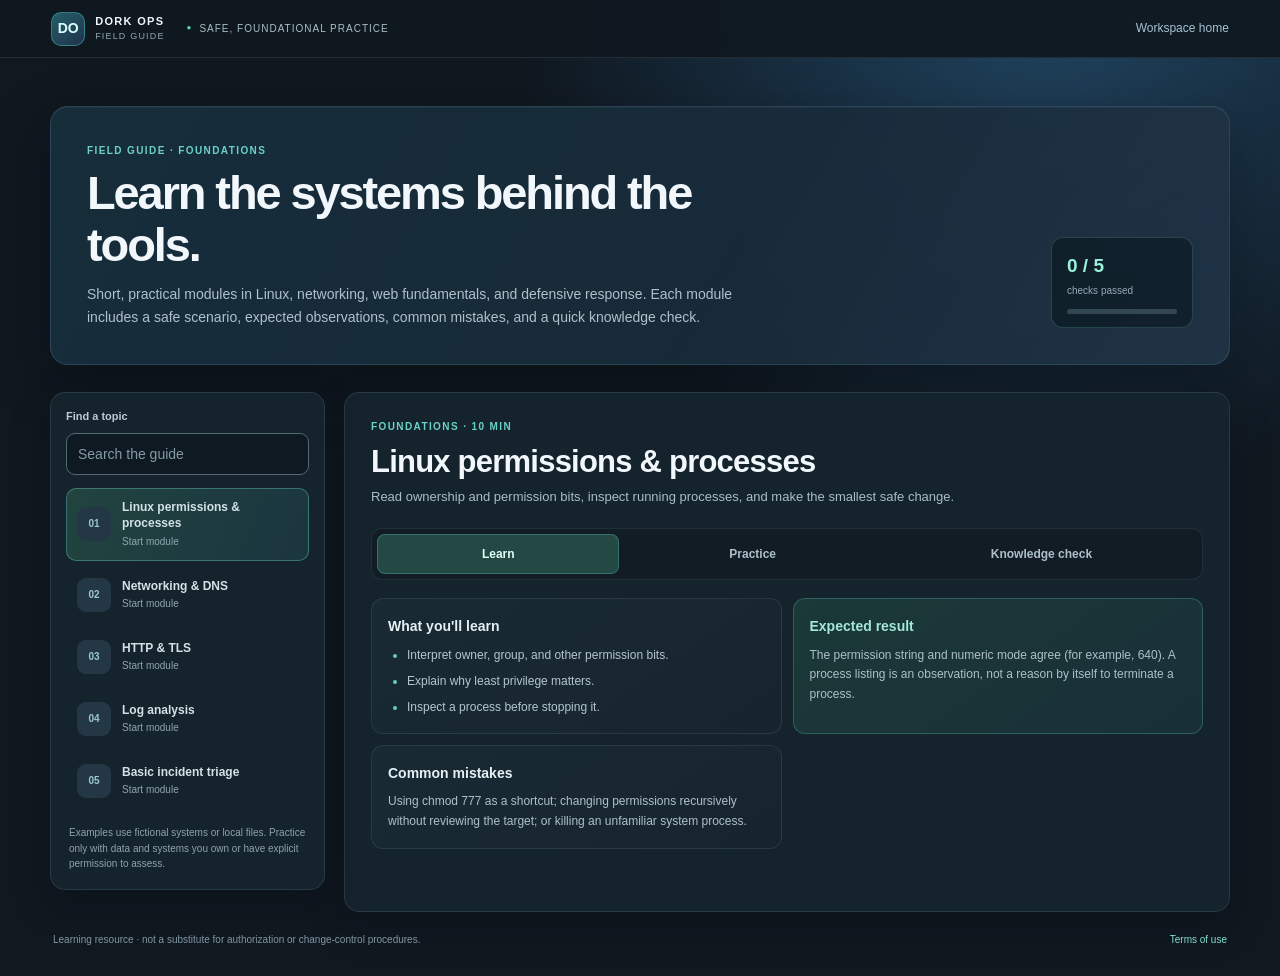
<file: field-guide.html>
<!DOCTYPE html>
<html lang="en">
<head>
  <meta charset="utf-8">
  <meta name="viewport" content="width=device-width, initial-scale=1, viewport-fit=cover">
  <meta name="theme-color" content="#101820">
  <meta name="description" content="Practical, safe fundamentals for Linux and defensive security learners.">
  <title>Field Guide · Dork Ops</title>
  <link rel="stylesheet" href="field-guide.css?v=1">
  <script src="field-guide.js?v=1" defer></script>
</head>
<body>
  <header class="guide-topbar">
    <a class="guide-brand" href="dork-ops.html"><span class="guide-mark" aria-hidden="true">DO</span><span><strong>DORK OPS</strong><small>FIELD GUIDE</small></span></a>
    <span class="guide-safety"><span aria-hidden="true">●</span> SAFE, FOUNDATIONAL PRACTICE</span>
    <a class="guide-home" href="dork-ops.html">Workspace home</a>
  </header>
  <main class="guide-shell">
    <section class="guide-hero" aria-labelledby="guide-title">
      <div>
        <p class="guide-eyebrow">FIELD GUIDE · FOUNDATIONS</p>
        <h1 id="guide-title">Learn the systems behind the tools.</h1>
        <p>Short, practical modules in Linux, networking, web fundamentals, and defensive response. Each module includes a safe scenario, expected observations, common mistakes, and a quick knowledge check.</p>
      </div>
      <div class="guide-progress" aria-live="polite"><strong id="guide-progress-count">0 / 5</strong><span>checks passed</span><div class="guide-progress-track"><span id="guide-progress-fill"></span></div></div>
    </section>
    <div class="guide-layout">
      <aside class="guide-navigation" aria-label="Field guide topics">
        <label for="guide-search">Find a topic</label>
        <input id="guide-search" type="search" placeholder="Search the guide" autocomplete="off">
        <nav id="guide-topic-list" aria-label="Topics"></nav>
        <p class="guide-nav-note">Examples use fictional systems or local files. Practice only with data and systems you own or have explicit permission to assess.</p>
      </aside>
      <section class="guide-lesson" id="guide-lesson" aria-live="polite">
        <p class="guide-empty">Choose a topic to begin. Your completed checks are saved in this browser.</p>
      </section>
    </div>
    <footer class="guide-footer"><span>Learning resource · not a substitute for authorization or change-control procedures.</span><a href="terms.html">Terms of use</a></footer>
  </main>
</body>
</html>
</file>
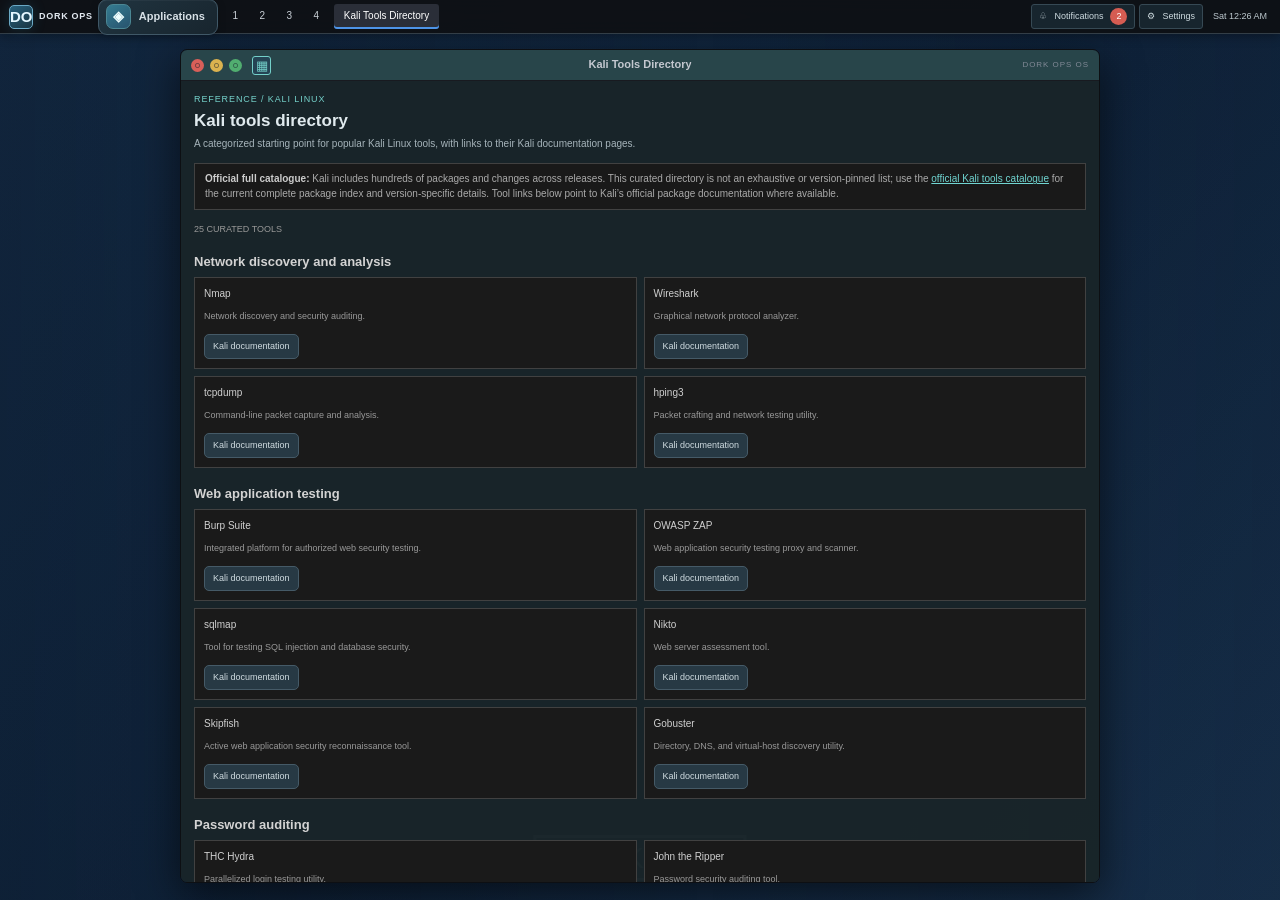
<file: kali-tools.html>
<!DOCTYPE html>
<html lang="en">
<head>
  <meta charset="utf-8">
  <meta name="viewport" content="width=device-width, initial-scale=1, viewport-fit=cover">
  <meta name="theme-color" content="#13212b">
  <title>Kali Tools Directory | Dork Ops</title>
  <link rel="manifest" href="manifest.webmanifest">
  <link rel="icon" href="icons/dork-ops.png" type="image/png">
  <link rel="stylesheet" href="styles.css?v=29">
  <script src="kali-tools.js?v=16" defer></script>
  <script src="dorkops-ui.js?v=3" defer></script>
</head>
<body>
  <canvas id="rain" aria-hidden="true"></canvas>
  
  
  
  <div class="shell">
    <aside class="sidebar" aria-label="Site navigation">
      <div>
        <div class="side-label">SEARCH TOOLS</div>
        <a class="nav-btn" href="dork-engine.html"><span aria-hidden="true">»</span><span>Google Dorking Lab</span></a>
        <a class="nav-btn" href="dork-engine.html#p2"><span aria-hidden="true">»</span><span>Image Lookup</span></a>
        <a class="nav-btn" href="dork-engine.html#p3"><span aria-hidden="true">»</span><span>Nmap Operators</span></a>
        <a class="nav-btn" href="dork-engine.html#p4"><span aria-hidden="true">»</span><span>Password tools</span></a>
      </div>
      <div>
        <div class="side-label">REFERENCE</div>
        <a class="nav-btn" href="search-operators.html"><span aria-hidden="true">»</span><span>Search operators</span></a>
        <a class="nav-btn" href="nmap-reference.html"><span aria-hidden="true">»</span><span>Nmap options</span></a>
        <a class="nav-btn" href="password-tools.html"><span aria-hidden="true">»</span><span>Password-tool options</span></a>
        <a class="nav-btn active" href="kali-tools.html" aria-current="page"><span aria-hidden="true">»</span><span>Kali tools directory</span></a>
      </div>
      <div class="more-sites">
        <div class="side-label">MORE SITES</div>
        <a class="nav-btn" href="https://osintframework.com/" target="_blank" rel="noopener noreferrer"><span aria-hidden="true">↗</span><span>OSINT Framework</span></a>
        <a class="nav-btn" href="https://start.me/p/L1rEYQ/osint4all" target="_blank" rel="noopener noreferrer"><span aria-hidden="true">↗</span><span>OSINT4ALL</span></a>
        <a class="nav-btn" href="https://www.exploit-db.com/" target="_blank" rel="noopener noreferrer"><span aria-hidden="true">↗</span><span>Exploit-DB</span></a>
      </div>
      <div class="side-bottom"><strong>AUTHORIZED USE ONLY</strong>Use security tools only on systems, accounts, and data you own or are explicitly authorized to assess.</div>
    </aside>
    <main>
      <div class="hero">
        <div>
          <div class="eyebrow">REFERENCE / KALI LINUX</div>
          <h1>Kali tools directory</h1>
          <p class="sub">A categorized starting point for popular Kali Linux tools, with links to their Kali documentation pages.</p>
        </div>
      </div>
      <div class="scope-note">
        <strong>Official full catalogue:</strong> Kali includes hundreds of packages and changes across releases. This curated directory is not an exhaustive or version-pinned list; use the <a href="https://www.kali.org/tools/" target="_blank" rel="noopener noreferrer">official Kali tools catalogue</a> for the current complete package index and version-specific details. Tool links below point to Kali’s official package documentation where available.
      </div>
      <p class="note" id="kali-tool-count" aria-live="polite"></p>
      <div id="kali-tool-catalog"></div>
      <section class="learning-guide" aria-labelledby="terminal-basics-heading">
        <h2 id="terminal-basics-heading">Terminal basics: how to read a command</h2>
        <p>A terminal command is text entered into a shell such as Bash. This reference formats examples for you to inspect or copy; it does not run them.</p>
        <div class="learning-command"><code>printf 'alpha\nbeta\n' | grep 'beta'</code></div>
        <ol class="learning-steps">
          <li><code>printf</code> is the first program; the quoted text is its argument.</li>
          <li><code>|</code> is a shell operator. It sends the first program’s output into the next program.</li>
          <li><code>grep 'beta'</code> is the second program and argument; it prints matching lines.</li>
          <li>The expected output is <code>beta</code>. Each program only sees the arguments passed to it; the shell handles the pipe.</li>
        </ol>
        <h3>Command, options, and arguments</h3>
        <p>For <code>nmap -p 80 127.0.0.1</code>, <code>nmap</code> is the program, <code>-p</code> is an option, <code>80</code> is that option’s value, and <code>127.0.0.1</code> is the target argument. A word in angle brackets, such as <code>&lt;input-file&gt;</code>, is an instruction to substitute your own value—not text to type literally.</p>
        <h3>Three common ways commands connect</h3>
        <ul class="learning-steps">
          <li><code>first && second</code>: run <code>second</code> only when <code>first</code> succeeds.</li>
          <li><code>first || second</code>: run <code>second</code> only when <code>first</code> fails.</li>
          <li><code>first ; second</code>: run both in order, regardless of the first result. A pipe (<code>|</code>) is different: it passes output from one program into another.</li>
        </ul>
        <p>Use quotes around one argument that contains spaces, for example <code>--output 'lab results.txt'</code>. Quotes group text for the shell; they do not make an unsafe command safe.</p>
        <p><strong>Pause before redirecting output:</strong> <code>&gt; file</code> replaces an existing file, while <code>&gt;&gt; file</code> appends to it. Check the destination path before running either form. Use <code>--help</code> or <code>man toolname</code> to check options for the installed version.</p>
      </section>
      <section class="operator-section" aria-labelledby="shell-operators-heading">
        <h2 id="shell-operators-heading">Linux terminal operators</h2>
        <p class="operator-intro">Common Bash syntax for chaining commands, piping output, and working with files. Redirection can overwrite files: choose output paths carefully.</p>
        <div class="operator-list" id="shell-operator-catalog"></div>
      </section>
      <section class="operator-section" aria-labelledby="cli-syntax-heading">
        <h2 id="cli-syntax-heading">Command-line option syntax</h2>
        <p class="operator-intro">These conventions are common, not universal; always check the selected tool’s own help and documentation.</p>
        <div class="operator-list" id="cli-syntax-catalog"></div>
      </section>
      <section class="operator-section" aria-labelledby="kali-cli-heading">
        <h2 id="kali-cli-heading">Kali tool terminal help</h2>
        <p class="operator-intro">Use these help invocations to inspect installed command syntax. Flags vary across versions; each tool’s Kali package page links to its current usage details.</p>
        <div class="operator-list" id="kali-cli-catalog"></div>
      </section>
      <div class="scope-note"><strong>Reminder:</strong> Tools can generate traffic, access sensitive data, or alter systems. Review the official documentation and get permission before using them.</div>
      <div class="footnote"><span><b>NOTE:</b> Package availability and command options vary by Kali release.</span><span>DORK OPS · REFERENCE</span></div>
      <footer class="site-footer"><span>© Dork Ops</span><span><a href="about.html">About</a><a href="terms.html">Terms of use</a></span></footer>
    </main>
  </div>
</body>
</html>
</file>
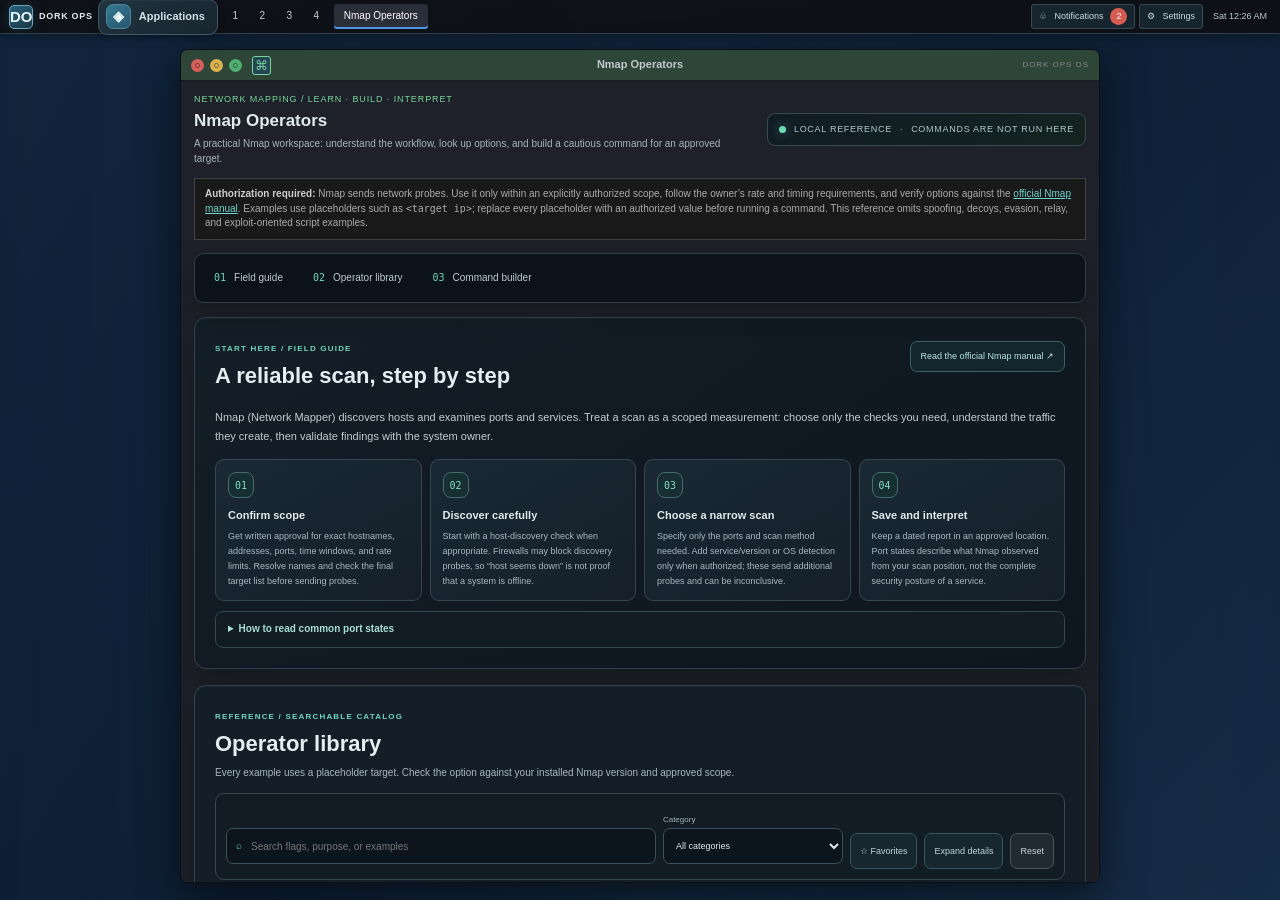
<file: nmap-reference.html>
<!DOCTYPE html>
<html lang="en">
<head>
  <meta charset="utf-8">
  <meta name="viewport" content="width=device-width, initial-scale=1, viewport-fit=cover">
  <meta name="theme-color" content="#13212b">
  <title>Nmap Operators | Dork Ops</title>
  <link rel="manifest" href="manifest.webmanifest">
  <link rel="icon" href="icons/dork-ops.png" type="image/png">
  <link rel="stylesheet" href="styles.css?v=35">
  <script src="nmap.js?v=16" defer></script>
  <script src="dorkops-ui.js?v=9" defer></script>
</head>
<body>
  <canvas id="rain" aria-hidden="true"></canvas>
  
  
  
  <div class="shell">
    <aside class="sidebar" aria-label="Site navigation">
      <div>
        <div class="side-label">SEARCH TOOLS</div>
        <a class="nav-btn" href="dork-engine.html"><span aria-hidden="true">»</span><span>Google Dorking Lab</span></a>
        <a class="nav-btn" href="dork-engine.html#p2"><span aria-hidden="true">»</span><span>Image Lookup</span></a>
        <a class="nav-btn" href="dork-engine.html#p3"><span aria-hidden="true">»</span><span>Nmap Operators</span></a>
        <a class="nav-btn" href="dork-engine.html#p4"><span aria-hidden="true">»</span><span>Password tools lab</span></a>
      </div>
      <div>
        <div class="side-label">REFERENCE</div>
        <a class="nav-btn" href="search-operators.html"><span aria-hidden="true">»</span><span>Search operators</span></a>
        <a class="nav-btn active" href="nmap-reference.html" aria-current="page"><span aria-hidden="true">»</span><span>Nmap Operators</span></a>
        <a class="nav-btn" href="password-tools.html"><span aria-hidden="true">»</span><span>Password-tool options</span></a>
        <a class="nav-btn" href="kali-tools.html"><span aria-hidden="true">»</span><span>Kali tools directory</span></a>
      </div>
      <div class="more-sites">
        <div class="side-label">MORE SITES</div>
        <a class="nav-btn" href="https://osintframework.com/" target="_blank" rel="noopener noreferrer"><span aria-hidden="true">↗</span><span>OSINT Framework</span></a>
        <a class="nav-btn" href="https://start.me/p/L1rEYQ/osint4all" target="_blank" rel="noopener noreferrer"><span aria-hidden="true">↗</span><span>OSINT4ALL</span></a>
        <a class="nav-btn" href="https://www.exploit-db.com/" target="_blank" rel="noopener noreferrer"><span aria-hidden="true">↗</span><span>Exploit-DB</span></a>
        <a class="nav-btn" href="https://nmap.org/book/man.html" target="_blank" rel="noopener noreferrer"><span aria-hidden="true">↗</span><span>Official Nmap guide</span></a>
      </div>
      <div class="side-bottom"><strong>AUTHORIZED USE ONLY</strong>Only scan systems and networks you own or have explicit permission to assess.</div>
    </aside>
    <main>
      <div class="hero">
        <div>
          <div class="eyebrow">NETWORK MAPPING / LEARN · BUILD · INTERPRET</div>
          <h1>Nmap Operators</h1>
          <p class="sub">A practical Nmap workspace: understand the workflow, look up options, and build a cautious command for an approved target.</p>
        </div>
        <div class="nmap-hero-meta"><span class="nmap-live-dot"></span> LOCAL REFERENCE <span>·</span> COMMANDS ARE NOT RUN HERE</div>
      </div>
      <div class="scope-note">
        <strong>Authorization required:</strong> Nmap sends network probes. Use it only within an explicitly authorized scope, follow the owner’s rate and timing requirements, and verify options against the <a href="https://nmap.org/book/man.html" target="_blank" rel="noopener noreferrer">official Nmap manual</a>. Examples use placeholders such as <code>&lt;target ip&gt;</code>; replace every placeholder with an authorized value before running a command. This reference omits spoofing, decoys, evasion, relay, and exploit-oriented script examples.
      </div>
      <nav class="nmap-workspace-nav" aria-label="Nmap workspace sections">
        <a href="#nmap-guide"><span>01</span> Field guide</a>
        <a href="#nmap-operators"><span>02</span> Operator library</a>
        <a href="#nmap-builder"><span>03</span> Command builder</a>
      </nav>
      <section class="nmap-guide-panel" id="nmap-guide" aria-labelledby="nmap-guide-title">
        <div class="nmap-section-heading">
          <div><span class="nmap-kicker">START HERE / FIELD GUIDE</span><h2 id="nmap-guide-title">A reliable scan, step by step</h2></div>
          <a class="nmap-doc-link" href="https://nmap.org/book/man.html" target="_blank" rel="noopener noreferrer">Read the official Nmap manual ↗</a>
        </div>
        <p class="nmap-guide-intro">Nmap (Network Mapper) discovers hosts and examines ports and services. Treat a scan as a scoped measurement: choose only the checks you need, understand the traffic they create, then validate findings with the system owner.</p>
        <div class="nmap-guide-grid">
          <article class="nmap-guide-step"><span>01</span><h3>Confirm scope</h3><p>Get written approval for exact hostnames, addresses, ports, time windows, and rate limits. Resolve names and check the final target list before sending probes.</p></article>
          <article class="nmap-guide-step"><span>02</span><h3>Discover carefully</h3><p>Start with a host-discovery check when appropriate. Firewalls may block discovery probes, so “host seems down” is not proof that a system is offline.</p></article>
          <article class="nmap-guide-step"><span>03</span><h3>Choose a narrow scan</h3><p>Specify only the ports and scan method needed. Add service/version or OS detection only when authorized; these send additional probes and can be inconclusive.</p></article>
          <article class="nmap-guide-step"><span>04</span><h3>Save and interpret</h3><p>Keep a dated report in an approved location. Port states describe what Nmap observed from your scan position, not the complete security posture of a service.</p></article>
        </div>
        <details class="nmap-guide-details">
          <summary>How to read common port states</summary>
          <div class="nmap-state-grid">
            <p><code>open</code><span>An application accepted a connection or responded to a probe; verify the service and intended exposure.</span></p>
            <p><code>closed</code><span>The host responded, but no application was listening on that port at scan time.</span></p>
            <p><code>filtered</code><span>Filtering prevented Nmap from deciding whether the port was open or closed.</span></p>
            <p><code>open|filtered</code><span>Nmap could not distinguish an open port from one whose probes were filtered, common with UDP.</span></p>
          </div>
        </details>
      </section>
      <section class="nmap-library-panel" id="nmap-operators" aria-labelledby="nmap-operators-title">
        <div class="nmap-section-heading">
          <div><span class="nmap-kicker">REFERENCE / SEARCHABLE CATALOG</span><h2 id="nmap-operators-title">Operator library</h2><p>Every example uses a placeholder target. Check the option against your installed Nmap version and approved scope.</p></div>
        </div>
        <div class="nmap-library-tools">
          <label class="nmap-search-wrap" for="nmap-search"><span aria-hidden="true">⌕</span><input id="nmap-search" type="search" placeholder="Search flags, purpose, or examples" autocomplete="off"></label>
          <label class="nmap-filter-wrap" for="nmap-category-filter"><span>Category</span><select id="nmap-category-filter"><option value="all">All categories</option></select></label>
          <button class="nmap-tool-button" id="nmap-favorites-toggle" type="button" aria-pressed="false">☆ Favorites</button>
          <button class="nmap-tool-button" id="nmap-expand-toggle" type="button" aria-pressed="false">Expand details</button>
          <button class="nmap-tool-button nmap-reset" id="nmap-reset" type="button">Reset</button>
        </div>
        <div class="nmap-library-status"><p class="note" id="nmap-count" aria-live="polite"></p><p class="note" id="nmap-storage-status" aria-live="polite"></p></div>
        <p class="nmap-empty" id="nmap-empty" hidden>No operators match those filters. Try another search or reset the filters.</p>
        <div id="nmap-catalog" aria-live="polite"></div>
      </section>
      <section class="nmap-builder-panel" id="nmap-builder" aria-labelledby="nmap-builder-title">
        <div class="nmap-section-heading">
          <div><span class="nmap-kicker">PRACTICE / COMMAND BUILDER</span><h2 id="nmap-builder-title">Build a scoped command</h2><p>The command builder lives in the Nmap Operators app, alongside this field guide and reference library.</p></div>
        </div>
        <a class="nmap-doc-link" href="dork-ops.html">Open the Dork Ops desktop to use the Nmap Operators app →</a>
      </section>
      <div class="scope-note">
        <strong>Safe lab:</strong> To learn, use a machine you control or Nmap’s explicitly provided <a href="https://scanme.nmap.org/" target="_blank" rel="noopener noreferrer">Scanme test host</a> and follow its usage limits. Do not scan arbitrary public targets.
      </div>
      <div class="footnote"><span><b>NOTE:</b> Scan results are point-in-time observations, not proof that a host or service is secure.</span><span>DORK OPS · REFERENCE</span></div>
      <footer class="site-footer"><span>© Dork Ops</span><span><a href="about.html">About</a><a href="terms.html">Terms of use</a></span></footer>
    </main>
  </div>
</body>
</html>
</file>
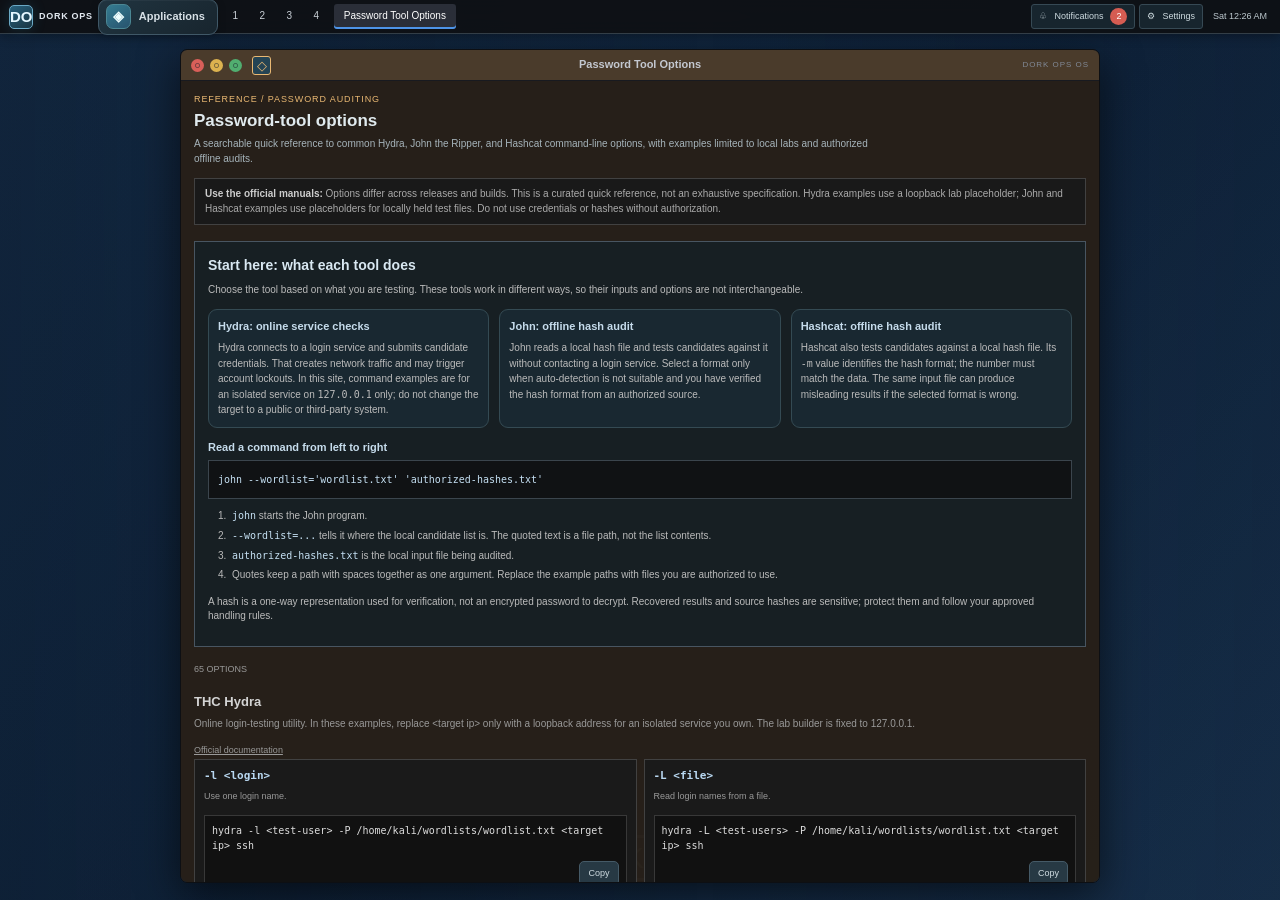
<file: password-tools.html>
<!DOCTYPE html>
<html lang="en">
<head>
  <meta charset="utf-8">
  <meta name="viewport" content="width=device-width, initial-scale=1, viewport-fit=cover">
  <meta name="theme-color" content="#13212b">
  <title>Password Tool Options | Dork Ops</title>
  <link rel="manifest" href="manifest.webmanifest">
  <link rel="icon" href="icons/dork-ops.png" type="image/png">
  <link rel="stylesheet" href="styles.css?v=29">
  <script src="password-tools.js?v=18" defer></script>
  <script src="dorkops-ui.js?v=3" defer></script>
</head>
<body>
  <canvas id="rain" aria-hidden="true"></canvas>
  
  
  
  <div class="shell">
    <aside class="sidebar" aria-label="Site navigation">
      <div>
        <div class="side-label">SEARCH TOOLS</div>
        <a class="nav-btn" href="dork-engine.html"><span aria-hidden="true">»</span><span>Google Dorking Lab</span></a>
        <a class="nav-btn" href="dork-engine.html#p2"><span aria-hidden="true">»</span><span>Image Lookup</span></a>
        <a class="nav-btn" href="dork-engine.html#p3"><span aria-hidden="true">»</span><span>Nmap Operators</span></a>
        <a class="nav-btn" href="dork-engine.html#p4"><span aria-hidden="true">»</span><span>Password tools lab</span></a>
      </div>
      <div>
        <div class="side-label">REFERENCE</div>
        <a class="nav-btn" href="search-operators.html"><span aria-hidden="true">»</span><span>Search operators</span></a>
        <a class="nav-btn" href="nmap-reference.html"><span aria-hidden="true">»</span><span>Nmap options</span></a>
        <a class="nav-btn active" href="password-tools.html" aria-current="page"><span aria-hidden="true">»</span><span>Password-tool options</span></a>
        <a class="nav-btn" href="kali-tools.html"><span aria-hidden="true">»</span><span>Kali tools directory</span></a>
      </div>
      <div class="more-sites">
        <div class="side-label">OFFICIAL DOCUMENTATION</div>
        <a class="nav-btn" href="https://start.me/p/L1rEYQ/osint4all" target="_blank" rel="noopener noreferrer"><span aria-hidden="true">↗</span><span>OSINT4ALL</span></a>
        <a class="nav-btn" href="https://github.com/vanhauser-thc/thc-hydra" target="_blank" rel="noopener noreferrer"><span aria-hidden="true">↗</span><span>THC Hydra</span></a>
        <a class="nav-btn" href="https://www.openwall.com/john/doc/" target="_blank" rel="noopener noreferrer"><span aria-hidden="true">↗</span><span>John the Ripper</span></a>
        <a class="nav-btn" href="https://hashcat.net/wiki/doku.php?id=hashcat" target="_blank" rel="noopener noreferrer"><span aria-hidden="true">↗</span><span>Hashcat</span></a>
      </div>
      <div class="side-bottom"><strong>AUTHORIZED USE ONLY</strong>Use password-auditing tools only in an isolated lab or on accounts and files you own or have explicit permission to assess.</div>
    </aside>
    <main>
      <div class="hero">
        <div>
          <div class="eyebrow">REFERENCE / PASSWORD AUDITING</div>
          <h1>Password-tool options</h1>
          <p class="sub">A searchable quick reference to common Hydra, John the Ripper, and Hashcat command-line options, with examples limited to local labs and authorized offline audits.</p>
        </div>
      </div>
      <div class="scope-note"><strong>Use the official manuals:</strong> Options differ across releases and builds. This is a curated quick reference, not an exhaustive specification. Hydra examples use a loopback lab placeholder; John and Hashcat examples use placeholders for locally held test files. Do not use credentials or hashes without authorization.</div>
      <section class="learning-guide" aria-labelledby="password-basics-title">
        <h2 id="password-basics-title">Start here: what each tool does</h2>
        <p>Choose the tool based on what you are testing. These tools work in different ways, so their inputs and options are not interchangeable.</p>
        <div class="learning-grid">
          <article>
            <h3>Hydra: online service checks</h3>
            <p>Hydra connects to a login service and submits candidate credentials. That creates network traffic and may trigger account lockouts. In this site, command examples are for an isolated service on <code>127.0.0.1</code> only; do not change the target to a public or third-party system.</p>
          </article>
          <article>
            <h3>John: offline hash audit</h3>
            <p>John reads a local hash file and tests candidates against it without contacting a login service. Select a format only when auto-detection is not suitable and you have verified the hash format from an authorized source.</p>
          </article>
          <article>
            <h3>Hashcat: offline hash audit</h3>
            <p>Hashcat also tests candidates against a local hash file. Its <code>-m</code> value identifies the hash format; the number must match the data. The same input file can produce misleading results if the selected format is wrong.</p>
          </article>
        </div>
        <h3>Read a command from left to right</h3>
        <div class="learning-command"><code>john --wordlist='wordlist.txt' 'authorized-hashes.txt'</code></div>
        <ol class="learning-steps">
          <li><code>john</code> starts the John program.</li>
          <li><code>--wordlist=...</code> tells it where the local candidate list is. The quoted text is a file path, not the list contents.</li>
          <li><code>authorized-hashes.txt</code> is the local input file being audited.</li>
          <li>Quotes keep a path with spaces together as one argument. Replace the example paths with files you are authorized to use.</li>
        </ol>
        <p class="note">A hash is a one-way representation used for verification, not an encrypted password to decrypt. Recovered results and source hashes are sensitive; protect them and follow your approved handling rules.</p>
      </section>
      <p class="note" id="pw-count" aria-live="polite"></p>
      <div id="pw-catalog" aria-live="polite"></div>
      <div class="scope-note"><strong>Build a local example:</strong> Open the <a href="dork-engine.html#p4">Password Tools Lab</a>. It produces text only; it does not execute tools or connect to services.</div>
      <div class="footnote"><span><b>NOTE:</b> Treat recovered passwords and hash files as sensitive data; store and share them only as authorized.</span><span>DORK OPS · REFERENCE</span></div>
      <footer class="site-footer"><span>© Dork Ops</span><span><a href="about.html">About</a><a href="terms.html">Terms of use</a></span></footer>
    </main>
  </div>
</body>
</html>
</file>
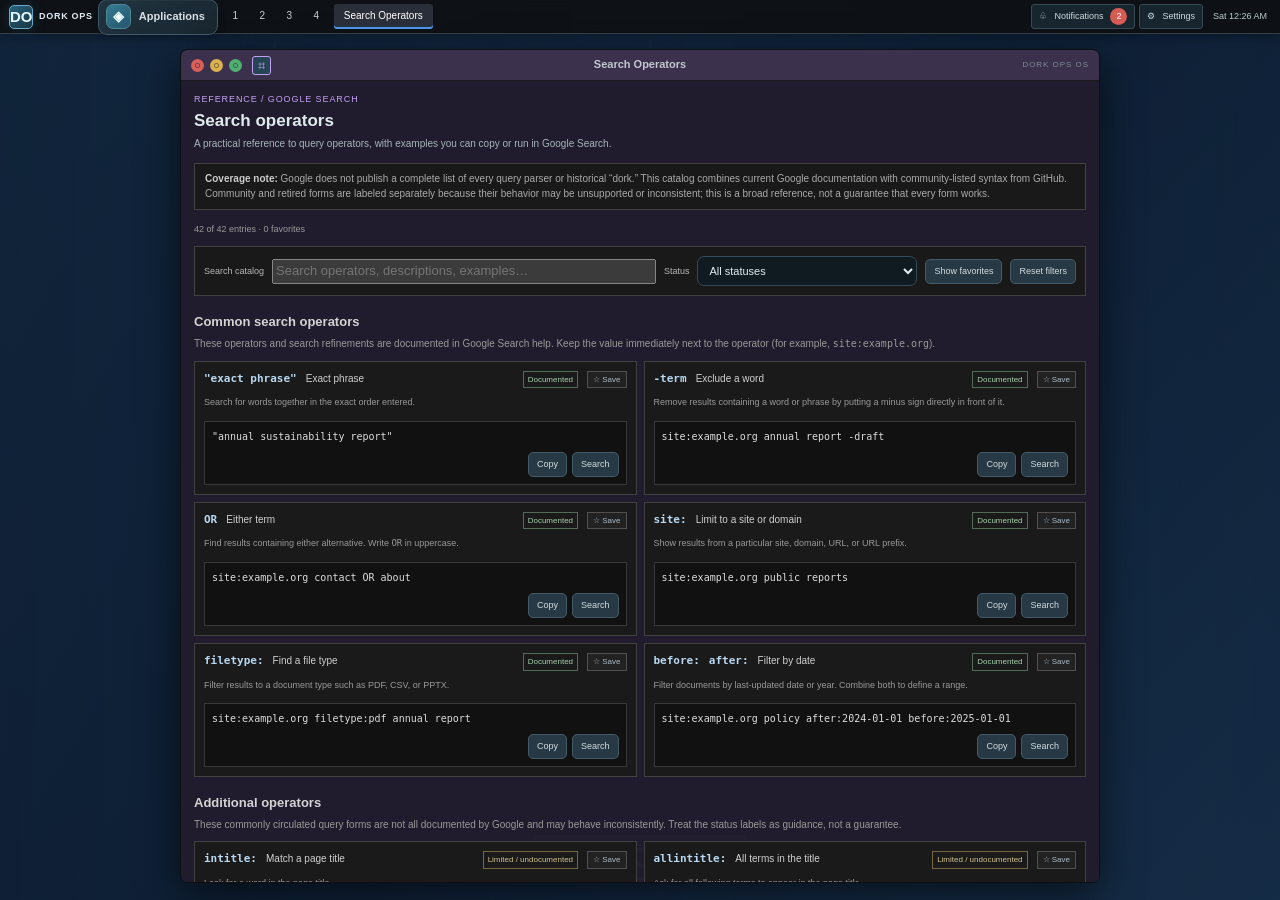
<file: search-operators.html>
<!DOCTYPE html>
<html lang="en">
<head>
  <meta charset="utf-8">
  <meta name="viewport" content="width=device-width, initial-scale=1, viewport-fit=cover">
  <meta name="theme-color" content="#13212b">
  <title>Google Search Operators | Dork Ops</title>
  <link rel="manifest" href="manifest.webmanifest">
  <link rel="icon" href="icons/dork-ops.png" type="image/png">
  <link rel="stylesheet" href="styles.css?v=29">
  <script src="operators.js?v=16" defer></script>
  <script src="dorkops-ui.js?v=3" defer></script>
</head>
<body>
  <canvas id="rain" aria-hidden="true"></canvas>
  
  
  
  <div class="shell">
    <aside class="sidebar" aria-label="Site navigation">
      <div>
        <div class="side-label">SEARCH TOOLS</div>
        <a class="nav-btn" href="dork-engine.html"><span aria-hidden="true">»</span><span>Google Dorking Lab</span></a>
        <a class="nav-btn" href="dork-engine.html#p2"><span aria-hidden="true">»</span><span>Image Lookup</span></a>
        <a class="nav-btn" href="dork-engine.html#p3"><span aria-hidden="true">»</span><span>Nmap Operators</span></a>
        <a class="nav-btn" href="dork-engine.html#p4"><span aria-hidden="true">»</span><span>Password tools lab</span></a>
      </div>
      <div>
        <div class="side-label">REFERENCE</div>
        <a class="nav-btn active" href="search-operators.html" aria-current="page"><span aria-hidden="true">»</span><span>Search operators</span></a>
        <a class="nav-btn" href="nmap-reference.html"><span aria-hidden="true">»</span><span>Nmap options</span></a>
        <a class="nav-btn" href="password-tools.html"><span aria-hidden="true">»</span><span>Password-tool options</span></a>
        <a class="nav-btn" href="kali-tools.html"><span aria-hidden="true">»</span><span>Kali tools directory</span></a>
      </div>
      <div class="more-sites">
        <div class="side-label">MORE SITES</div>
        <a class="nav-btn" href="https://osintframework.com/" target="_blank" rel="noopener noreferrer"><span aria-hidden="true">↗</span><span>OSINT Framework</span></a>
        <a class="nav-btn" href="https://start.me/p/L1rEYQ/osint4all" target="_blank" rel="noopener noreferrer"><span aria-hidden="true">↗</span><span>OSINT4ALL</span></a>
        <a class="nav-btn" href="https://www.exploit-db.com/" target="_blank" rel="noopener noreferrer"><span aria-hidden="true">↗</span><span>Exploit-DB</span></a>
      </div>
      <div class="side-bottom"><strong>AUTHORIZED USE ONLY</strong>Use search operators for public information and only within scopes you are authorized to review.</div>
    </aside>
    <main>
      <div class="hero">
        <div>
          <div class="eyebrow">REFERENCE / GOOGLE SEARCH</div>
          <h1>Search operators</h1>
          <p class="sub">A practical reference to query operators, with examples you can copy or run in Google Search.</p>
        </div>
      </div>
      <div class="scope-note">
        <strong>Coverage note:</strong> Google does not publish a complete list of every query parser or historical “dork.” This catalog combines current Google documentation with community-listed syntax from GitHub. Community and retired forms are labeled separately because their behavior may be unsupported or inconsistent; this is a broad reference, not a guarantee that every form works.
      </div>
      <p class="note" id="operator-count" aria-live="polite"></p>
      <div class="operator-tools" role="search" aria-label="Filter search operators">
        <label for="operator-search">Search catalog</label>
        <input id="operator-search" type="search" placeholder="Search operators, descriptions, examples…" autocomplete="off">
        <label for="operator-status-filter">Status</label>
        <select id="operator-status-filter">
          <option value="all">All statuses</option>
          <option value="documented">Documented</option>
          <option value="limited">Limited / unverified</option>
          <option value="retired">Retired / unsupported</option>
        </select>
        <button class="btn" id="operator-favorites-toggle" type="button" aria-pressed="false">Show favorites</button>
        <button class="btn" id="operator-filter-reset" type="button">Reset filters</button>
      </div>
      <p class="note operator-storage-status" id="operator-storage-status" aria-live="polite"></p>
      <section class="operator-section" aria-labelledby="common-operators">
        <h2 id="common-operators">Common search operators</h2>
        <p class="operator-intro">These operators and search refinements are documented in Google Search help. Keep the value immediately next to the operator (for example, <code>site:example.org</code>).</p>
        <div class="operator-list">
          <article class="operator-card">
            <div class="operator-title"><code>"exact phrase"</code><span>Exact phrase</span><span class="operator-status documented">Documented</span></div>
            <p>Search for words together in the exact order entered.</p>
            <div class="operator-query"><code>"annual sustainability report"</code><div class="operator-actions"><button class="btn copy-query" type="button">Copy</button><a class="btn search-query" target="_blank" rel="noopener noreferrer">Search</a></div></div>
          </article>
          <article class="operator-card">
            <div class="operator-title"><code>-term</code><span>Exclude a word</span><span class="operator-status documented">Documented</span></div>
            <p>Remove results containing a word or phrase by putting a minus sign directly in front of it.</p>
            <div class="operator-query"><code>site:example.org annual report -draft</code><div class="operator-actions"><button class="btn copy-query" type="button">Copy</button><a class="btn search-query" target="_blank" rel="noopener noreferrer">Search</a></div></div>
          </article>
          <article class="operator-card">
            <div class="operator-title"><code>OR</code><span>Either term</span><span class="operator-status documented">Documented</span></div>
            <p>Find results containing either alternative. Write <code>OR</code> in uppercase.</p>
            <div class="operator-query"><code>site:example.org contact OR about</code><div class="operator-actions"><button class="btn copy-query" type="button">Copy</button><a class="btn search-query" target="_blank" rel="noopener noreferrer">Search</a></div></div>
          </article>
          <article class="operator-card">
            <div class="operator-title"><code>site:</code><span>Limit to a site or domain</span><span class="operator-status documented">Documented</span></div>
            <p>Show results from a particular site, domain, URL, or URL prefix.</p>
            <div class="operator-query"><code>site:example.org public reports</code><div class="operator-actions"><button class="btn copy-query" type="button">Copy</button><a class="btn search-query" target="_blank" rel="noopener noreferrer">Search</a></div></div>
          </article>
          <article class="operator-card">
            <div class="operator-title"><code>filetype:</code><span>Find a file type</span><span class="operator-status documented">Documented</span></div>
            <p>Filter results to a document type such as PDF, CSV, or PPTX.</p>
            <div class="operator-query"><code>site:example.org filetype:pdf annual report</code><div class="operator-actions"><button class="btn copy-query" type="button">Copy</button><a class="btn search-query" target="_blank" rel="noopener noreferrer">Search</a></div></div>
          </article>
          <article class="operator-card">
            <div class="operator-title"><code>before:</code> <code>after:</code><span>Filter by date</span><span class="operator-status documented">Documented</span></div>
            <p>Filter documents by last-updated date or year. Combine both to define a range.</p>
            <div class="operator-query"><code>site:example.org policy after:2024-01-01 before:2025-01-01</code><div class="operator-actions"><button class="btn copy-query" type="button">Copy</button><a class="btn search-query" target="_blank" rel="noopener noreferrer">Search</a></div></div>
          </article>
        </div>
      </section>
      <section class="operator-section" aria-labelledby="legacy-operators">
        <h2 id="legacy-operators">Additional operators</h2>
        <p class="operator-intro">These commonly circulated query forms are not all documented by Google and may behave inconsistently. Treat the status labels as guidance, not a guarantee.</p>
        <div class="operator-list">
          <article class="operator-card">
            <div class="operator-title"><code>intitle:</code><span>Match a page title</span><span class="operator-status limited">Limited / undocumented</span></div>
            <p>Look for a word in the page title.</p>
            <div class="operator-query"><code>site:example.org intitle:policy</code><div class="operator-actions"><button class="btn copy-query" type="button">Copy</button><a class="btn search-query" target="_blank" rel="noopener noreferrer">Search</a></div></div>
          </article>
          <article class="operator-card">
            <div class="operator-title"><code>allintitle:</code><span>All terms in the title</span><span class="operator-status limited">Limited / undocumented</span></div>
            <p>Ask for all following terms to appear in the page title.</p>
            <div class="operator-query"><code>allintitle:annual sustainability report</code><div class="operator-actions"><button class="btn copy-query" type="button">Copy</button><a class="btn search-query" target="_blank" rel="noopener noreferrer">Search</a></div></div>
          </article>
          <article class="operator-card">
            <div class="operator-title"><code>inurl:</code><span>Match a URL term</span><span class="operator-status limited">Limited / undocumented</span></div>
            <p>Look for a word in the result URL.</p>
            <div class="operator-query"><code>site:example.org inurl:about</code><div class="operator-actions"><button class="btn copy-query" type="button">Copy</button><a class="btn search-query" target="_blank" rel="noopener noreferrer">Search</a></div></div>
          </article>
          <article class="operator-card">
            <div class="operator-title"><code>allinurl:</code><span>All terms in a URL</span><span class="operator-status limited">Limited / undocumented</span></div>
            <p>Ask for all following terms to appear in the result URL.</p>
            <div class="operator-query"><code>allinurl:news archive</code><div class="operator-actions"><button class="btn copy-query" type="button">Copy</button><a class="btn search-query" target="_blank" rel="noopener noreferrer">Search</a></div></div>
          </article>
          <article class="operator-card">
            <div class="operator-title"><code>intext:</code><span>Match page text</span><span class="operator-status limited">Limited / undocumented</span></div>
            <p>Look for a word in the indexed text of a page.</p>
            <div class="operator-query"><code>site:example.org intext:accessibility</code><div class="operator-actions"><button class="btn copy-query" type="button">Copy</button><a class="btn search-query" target="_blank" rel="noopener noreferrer">Search</a></div></div>
          </article>
          <article class="operator-card">
            <div class="operator-title"><code>allintext:</code><span>All terms in page text</span><span class="operator-status limited">Limited / undocumented</span></div>
            <p>Ask for all following terms to appear in the indexed page text.</p>
            <div class="operator-query"><code>allintext:public contact accessibility</code><div class="operator-actions"><button class="btn copy-query" type="button">Copy</button><a class="btn search-query" target="_blank" rel="noopener noreferrer">Search</a></div></div>
          </article>
          <article class="operator-card">
            <div class="operator-title"><code>inanchor:</code><span>Match link text</span><span class="operator-status limited">Limited / undocumented</span></div>
            <p>Look for a word in the text used by links pointing to a result; availability varies.</p>
            <div class="operator-query"><code>inanchor:accessibility resources</code><div class="operator-actions"><button class="btn copy-query" type="button">Copy</button><a class="btn search-query" target="_blank" rel="noopener noreferrer">Search</a></div></div>
          </article>
          <article class="operator-card">
            <div class="operator-title"><code>allinanchor:</code><span>All terms in link text</span><span class="operator-status limited">Limited / undocumented</span></div>
            <p>Look for results with all following terms in incoming link text; availability varies.</p>
            <div class="operator-query"><code>allinanchor:public research guide</code><div class="operator-actions"><button class="btn copy-query" type="button">Copy</button><a class="btn search-query" target="_blank" rel="noopener noreferrer">Search</a></div></div>
          </article>
          <article class="operator-card">
            <div class="operator-title"><code>*</code><span>Phrase wildcard</span><span class="operator-status limited">Context-dependent</span></div>
            <p>In some quoted searches, an asterisk can stand in for unknown words.</p>
            <div class="operator-query"><code>"responsible disclosure * policy"</code><div class="operator-actions"><button class="btn copy-query" type="button">Copy</button><a class="btn search-query" target="_blank" rel="noopener noreferrer">Search</a></div></div>
          </article>
          <article class="operator-card">
            <div class="operator-title"><code>AROUND(n)</code><span>Nearby terms</span><span class="operator-status limited">Undocumented</span></div>
            <p>Search for terms appearing near one another; support and results can vary.</p>
            <div class="operator-query"><code>site:example.org security AROUND(4) contact</code><div class="operator-actions"><button class="btn copy-query" type="button">Copy</button><a class="btn search-query" target="_blank" rel="noopener noreferrer">Search</a></div></div>
          </article>
          <article class="operator-card">
            <div class="operator-title"><code>..</code><span>Number range</span><span class="operator-status limited">Context-dependent</span></div>
            <p>Some Google searches accept two dots between numbers to indicate a range.</p>
            <div class="operator-query"><code>site:example.org report 2022..2025</code><div class="operator-actions"><button class="btn copy-query" type="button">Copy</button><a class="btn search-query" target="_blank" rel="noopener noreferrer">Search</a></div></div>
          </article>
          <article class="operator-card">
            <div class="operator-title"><code>ext:</code><span>File extension alias</span><span class="operator-status limited">Undocumented alias</span></div>
            <p>Commonly used as an alternative spelling for <code>filetype:</code>; prefer Google's documented form.</p>
            <div class="operator-query"><code>site:example.org ext:pdf annual report</code><div class="operator-actions"><button class="btn copy-query" type="button">Copy</button><a class="btn search-query" target="_blank" rel="noopener noreferrer">Search</a></div></div>
          </article>
          <article class="operator-card">
            <div class="operator-title"><code>number..number</code><span>Numeric range</span><span class="operator-status limited">Context-dependent</span></div>
            <p>Some query examples use two dots between numbers as a range; results may be treated as ordinary text.</p>
            <div class="operator-query"><code>camera $200..$500</code><div class="operator-actions"><button class="btn copy-query" type="button">Copy</button><a class="btn search-query" target="_blank" rel="noopener noreferrer">Search</a></div></div>
          </article>
          <article class="operator-card">
            <div class="operator-title"><code>define:</code><span>Dictionary lookup shortcut</span><span class="operator-status limited">Search shortcut</span></div>
            <p>Historically used to request a definition. Google may instead interpret this as a normal query or show a search feature.</p>
            <div class="operator-query"><code>define:encryption</code><div class="operator-actions"><button class="btn copy-query" type="button">Copy</button><a class="btn search-query" target="_blank" rel="noopener noreferrer">Search</a></div></div>
          </article>
          <article class="operator-card">
            <div class="operator-title"><code>( )</code><span>Group alternatives</span><span class="operator-status limited">Query syntax</span></div>
            <p>Group related alternatives to make a longer query easier to read; how Google interprets grouping can vary.</p>
            <div class="operator-query"><code>site:example.org (accessibility OR inclusion)</code><div class="operator-actions"><button class="btn copy-query" type="button">Copy</button><a class="btn search-query" target="_blank" rel="noopener noreferrer">Search</a></div></div>
          </article>
          <article class="operator-card">
            <div class="operator-title"><code>AND</code><span>Combine terms</span><span class="operator-status limited">Usually implicit</span></div>
            <p>Google generally combines ordinary search terms without needing an explicit AND keyword.</p>
            <div class="operator-query"><code>site:example.org research policy</code><div class="operator-actions"><button class="btn copy-query" type="button">Copy</button><a class="btn search-query" target="_blank" rel="noopener noreferrer">Search</a></div></div>
          </article>
        </div>
      </section>
      <section class="operator-section" aria-labelledby="image-operators">
        <h2 id="image-operators">Google Images operators</h2>
        <p class="operator-intro">These are for Google Images and may not work in regular web search.</p>
        <div class="operator-list">
          <article class="operator-card">
            <div class="operator-title"><code>imagesize:</code><span>Find image dimensions</span><span class="operator-status documented">Google Images</span></div>
            <p>Find images with a specific width and height.</p>
            <div class="operator-query"><code>imagesize:1200x800 landscape</code><div class="operator-actions"><button class="btn copy-query" type="button">Copy</button><a class="btn search-query" target="_blank" rel="noopener noreferrer">Search Images</a></div></div>
          </article>
          <article class="operator-card">
            <div class="operator-title"><code>src:</code><span>Find pages referencing an image</span><span class="operator-status documented">Google Images</span></div>
            <p>Look for pages that reference an image URL in its source attribute.</p>
            <div class="operator-query"><code>src:https://example.org/images/logo.png</code><div class="operator-actions"><button class="btn copy-query" type="button">Copy</button><a class="btn search-query" target="_blank" rel="noopener noreferrer">Search Images</a></div></div>
          </article>
        </div>
      </section>
      <section class="operator-section" aria-labelledby="news-operators">
        <h2 id="news-operators">Google News operators</h2>
        <p class="operator-intro">These source filters are commonly reported for Google News but are not listed in Google's general operator reference. Availability can vary; the buttons search Google News for you to verify.</p>
        <div class="operator-list">
          <article class="operator-card">
            <div class="operator-title"><code>source:</code><span>Limit to a news source</span><span class="operator-status limited">Product-specific / verify</span></div>
            <p>Search Google News for stories associated with a publication.</p>
            <div class="operator-query"><code>source:bbc technology</code><div class="operator-actions"><button class="btn copy-query" type="button">Copy</button><a class="btn search-query" target="_blank" rel="noopener noreferrer">Search News</a></div></div>
          </article>
          <article class="operator-card">
            <div class="operator-title"><code>location:</code><span>Limit by location</span><span class="operator-status limited">Product-specific / verify</span></div>
            <p>Search Google News for coverage associated with a place.</p>
            <div class="operator-query"><code>location:Canada climate</code><div class="operator-actions"><button class="btn copy-query" type="button">Copy</button><a class="btn search-query" target="_blank" rel="noopener noreferrer">Search News</a></div></div>
          </article>
        </div>
      </section>
      <section class="operator-section" aria-labelledby="community-operators">
        <h2 id="community-operators">Community-listed and unverified syntax</h2>
        <p class="operator-intro">These forms appear in community cheat sheets, including GitHub repositories, but are not in Google's current operator documentation. They are included for recognition and testing, not as supported features. Prefer documented syntax where noted.</p>
        <div class="operator-list">
          <article class="operator-card">
            <div class="operator-title"><code>|</code><span>OR symbol alias</span><span class="operator-status limited">Community-listed / verify</span></div>
            <p>Some lists use a pipe as an alternative to uppercase <code>OR</code>. Use <code>OR</code>, which Google's help documents.</p>
            <div class="operator-query"><code>site:example.org contact | about</code><div class="operator-actions"><button class="btn copy-query" type="button">Copy</button><a class="btn search-query" target="_blank" rel="noopener noreferrer">Search</a></div></div>
          </article>
          <article class="operator-card">
            <div class="operator-title"><code>numrange:</code><span>Numeric range alias</span><span class="operator-status limited">Undocumented / verify</span></div>
            <p>Community lists describe this as a number-range filter. It is not in Google's current operator reference; range syntax may also be treated as ordinary query text.</p>
            <div class="operator-query"><code>numrange:33-43 product</code><div class="operator-actions"><button class="btn copy-query" type="button">Copy</button><a class="btn search-query" target="_blank" rel="noopener noreferrer">Search</a></div></div>
          </article>
          <article class="operator-card">
            <div class="operator-title"><code>author:</code><span>Author filter</span><span class="operator-status limited">Unverified</span></div>
            <p>Listed in some community references, but not a documented general Google Search operator. Do not rely on it to identify authors.</p>
            <div class="operator-query"><code>author:Alex public research</code><div class="operator-actions"><button class="btn copy-query" type="button">Copy</button><a class="btn search-query" target="_blank" rel="noopener noreferrer">Search</a></div></div>
          </article>
          <article class="operator-card">
            <div class="operator-title"><code>contains:</code><span>Linked file-type filter</span><span class="operator-status limited">Unsupported / unverified</span></div>
            <p>Sometimes claimed to find pages linking to a file type. Google does not document this as a current Search operator.</p>
            <div class="operator-query"><code>contains:pdf public report</code><div class="operator-actions"><button class="btn copy-query" type="button">Copy</button><a class="btn search-query" target="_blank" rel="noopener noreferrer">Search</a></div></div>
          </article>
          <article class="operator-card">
            <div class="operator-title"><code>date:</code><span>Relative date filter</span><span class="operator-status limited">Unsupported / unverified</span></div>
            <p>Community lists sometimes claim a month-based date filter. Prefer the documented <code>before:</code> and <code>after:</code> operators.</p>
            <div class="operator-query"><code>date:3 public policy</code><div class="operator-actions"><button class="btn copy-query" type="button">Copy</button><a class="btn search-query" target="_blank" rel="noopener noreferrer">Search</a></div></div>
          </article>
          <article class="operator-card">
            <div class="operator-title"><code>inpostauthor:</code> <code>allinpostauthor:</code><span>Blog author filters</span><span class="operator-status retired">Legacy / unsupported</span></div>
            <p>These occur in older lists for discontinued or product-specific blog search. They are not current general Google Search operators.</p>
            <div class="operator-query"><code>inpostauthor:Alex public research</code><div class="operator-actions"><button class="btn copy-query" type="button">Copy</button><a class="btn search-query" target="_blank" rel="noopener noreferrer">Search</a></div></div>
          </article>
          <article class="operator-card">
            <div class="operator-title"><code>@platform</code><span>Social platform filter</span><span class="operator-status limited">Community-listed / verify</span></div>
            <p>Some cheat sheets describe an at-sign shortcut for social platforms. It is not included in Google's documented operator list; use <code>site:</code> to scope a search when appropriate.</p>
            <div class="operator-query"><code>@instagram public profile</code><div class="operator-actions"><button class="btn copy-query" type="button">Copy</button><a class="btn search-query" target="_blank" rel="noopener noreferrer">Search</a></div></div>
          </article>
          <article class="operator-card">
            <div class="operator-title"><code>weather:</code> <code>stock:</code><span>Search feature triggers</span><span class="operator-status limited">Shortcuts, not operators</span></div>
            <p>Community lists sometimes group these with operators. They are query shortcuts for Google features, not reliable general-purpose filters; availability and result presentation can change.</p>
            <div class="operator-query"><code>weather:Toronto</code><div class="operator-actions"><button class="btn copy-query" type="button">Copy</button><a class="btn search-query" target="_blank" rel="noopener noreferrer">Search</a></div></div>
          </article>
        </div>
      </section>
      <section class="operator-section" aria-labelledby="retired-operators">
        <h2 id="retired-operators">Retired or unsupported operators</h2>
        <p class="operator-intro">These appear in older cheat sheets. They are not reliable Google Search operators today; they are listed so you can recognize outdated examples.</p>
        <div class="operator-list">
          <article class="operator-card">
            <div class="operator-title"><code>cache:</code><span>Cached page</span><span class="operator-status retired">Retired</span></div>
            <p>Google removed its cached-page feature. Use the website itself or a legitimate web archive when appropriate.</p>
            <div class="operator-query"><code>cache:example.org</code><div class="operator-actions"><button class="btn copy-query" type="button">Copy</button></div></div>
          </article>
          <article class="operator-card">
            <div class="operator-title"><code>link:</code><span>Pages linking to a URL</span><span class="operator-status retired">Unsupported</span></div>
            <p>Legacy link-search syntax; Google Search does not provide this as a supported backlink operator.</p>
            <div class="operator-query"><code>link:example.org</code><div class="operator-actions"><button class="btn copy-query" type="button">Copy</button></div></div>
          </article>
          <article class="operator-card">
            <div class="operator-title"><code>related:</code><span>Similar websites</span><span class="operator-status retired">Retired</span></div>
            <p>This old related-sites operator is no longer a dependable Google Search feature.</p>
            <div class="operator-query"><code>related:example.org</code><div class="operator-actions"><button class="btn copy-query" type="button">Copy</button></div></div>
          </article>
          <article class="operator-card">
            <div class="operator-title"><code>info:</code><span>Page information</span><span class="operator-status retired">Retired</span></div>
            <p>Older Google info-page shortcut; do not expect it to return the historic information panel.</p>
            <div class="operator-query"><code>info:example.org</code><div class="operator-actions"><button class="btn copy-query" type="button">Copy</button></div></div>
          </article>
          <article class="operator-card">
            <div class="operator-title"><code>phonebook:</code><span>Phone directory lookup</span><span class="operator-status retired">Retired</span></div>
            <p>Obsolete syntax associated with a discontinued phonebook feature.</p>
            <div class="operator-query"><code>phonebook:example.org</code><div class="operator-actions"><button class="btn copy-query" type="button">Copy</button></div></div>
          </article>
          <article class="operator-card">
            <div class="operator-title"><code>+term</code><span>Force an exact term</span><span class="operator-status retired">Retired</span></div>
            <p>The old plus-for-inclusion behavior was retired. Use quotes around a word or phrase when seeking an exact match.</p>
            <div class="operator-query"><code>+"exact phrase"</code><div class="operator-actions"><button class="btn copy-query" type="button">Copy</button></div></div>
          </article>
          <article class="operator-card">
            <div class="operator-title"><code>~term</code><span>Synonym search</span><span class="operator-status retired">Retired</span></div>
            <p>The old tilde synonym operator is not supported as a special Google Search operator.</p>
            <div class="operator-query"><code>~reliable information</code><div class="operator-actions"><button class="btn copy-query" type="button">Copy</button></div></div>
          </article>
          <article class="operator-card">
            <div class="operator-title"><code>daterange:</code><span>Julian date range</span><span class="operator-status retired">Unsupported</span></div>
            <p>Often repeated in old dork lists but not a documented current Google Search operator. Prefer <code>before:</code> and <code>after:</code>.</p>
            <div class="operator-query"><code>daterange:2459000-2459030</code><div class="operator-actions"><button class="btn copy-query" type="button">Copy</button></div></div>
          </article>
        </div>
      </section>
      <p class="operator-empty" id="operator-empty" hidden>No operators match these filters. Try another search or reset the filters.</p>
      <div class="scope-note">
        <strong>Sources:</strong> For current behavior, check <a href="https://support.google.com/websearch/answer/2466433?hl=en" target="_blank" rel="noopener noreferrer">Google Search Help</a>, the <a href="https://developers.google.com/search/docs/monitor-debug/search-operators" target="_blank" rel="noopener noreferrer">official operator reference</a>, and the <a href="https://developers.google.com/search/docs/monitor-debug/search-operators/image-search" target="_blank" rel="noopener noreferrer">Google Images operator reference</a>. Community comparison: <a href="https://github.com/chr3st5an/Google-Dorking" target="_blank" rel="noopener noreferrer">chr3st5an/Google-Dorking</a>, <a href="https://github.com/Proviesec/google-dorks" target="_blank" rel="noopener noreferrer">Proviesec/google-dorks</a>, and <a href="https://github.com/Tobee1406/Awesome-Google-Dorks" target="_blank" rel="noopener noreferrer">Tobee1406/Awesome-Google-Dorks</a>. These repositories contain useful examples but may also include stale or unsupported forms.
      </div>
      <div class="footnote"><span><b>NOTE:</b> Search operators do not bypass access controls. Results depend on indexing and may be incomplete.</span><span>DORK OPS · CLIENT-SIDE</span></div>
      <footer class="site-footer"><span>© Dork Ops</span><span><a href="about.html">About</a><a href="terms.html">Terms of use</a></span></footer>
    </main>
  </div>
</body>
</html>
</file>
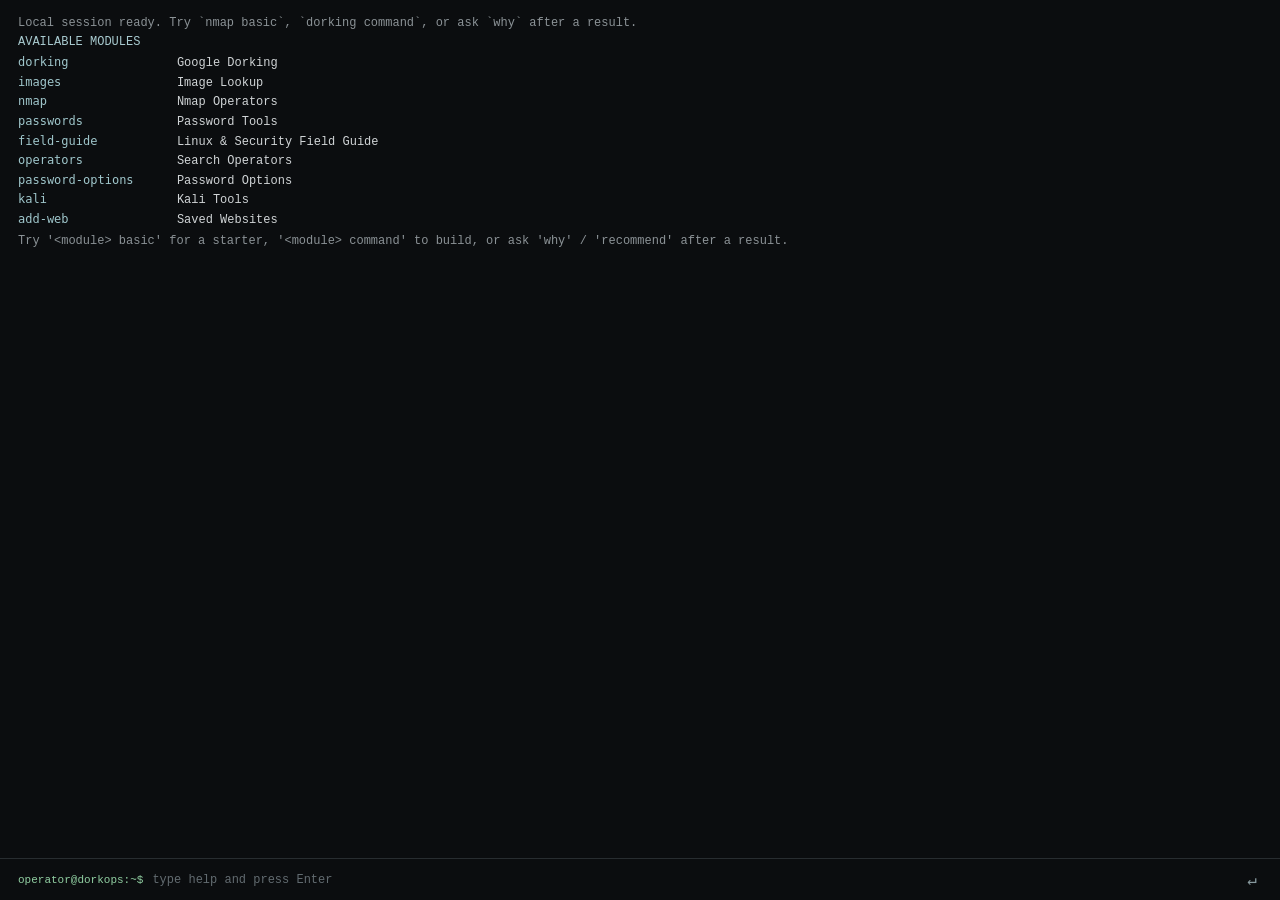
<file: terminal.html>
<!doctype html>
<html lang="en">
<head>
  <meta charset="utf-8">
  <meta name="viewport" content="width=device-width, initial-scale=1, viewport-fit=cover">
  <meta name="theme-color" content="#0b0d0f">
  <meta name="description" content="Dork Ops text-only terminal for authorized research and security-tool learning.">
  <link rel="stylesheet" href="terminal.css?v=5">
  <title>Dork Ops Terminal</title>
</head>
<body>
  <main class="terminal" aria-label="Dork Ops Terminal">
    <div class="terminal-output" id="terminal-output" role="log" aria-live="polite" aria-relevant="additions text"></div>
    <form class="terminal-input-row" id="command-form" autocomplete="off">
      <label for="command-input" class="prompt">operator@dorkops:~$</label>
      <input id="command-input" name="command" type="text" spellcheck="false" autocapitalize="off" aria-label="Enter a Dork Ops terminal command" placeholder="type help and press Enter">
      <button class="submit" type="submit" aria-label="Submit command">↵</button>
    </form>
  </main>
  <script src="nmap.js?v=20" defer></script>
  <script src="password-tools.js?v=19" defer></script>
  <script src="lab-learning.js?v=10" defer></script>
  <script src="field-guide.js?v=10" defer></script>
  <script src="kali-tools.js?v=8" defer></script>
  <script src="dork-ops-terminal.js?v=14" defer></script>
</body>
</html>
</file>
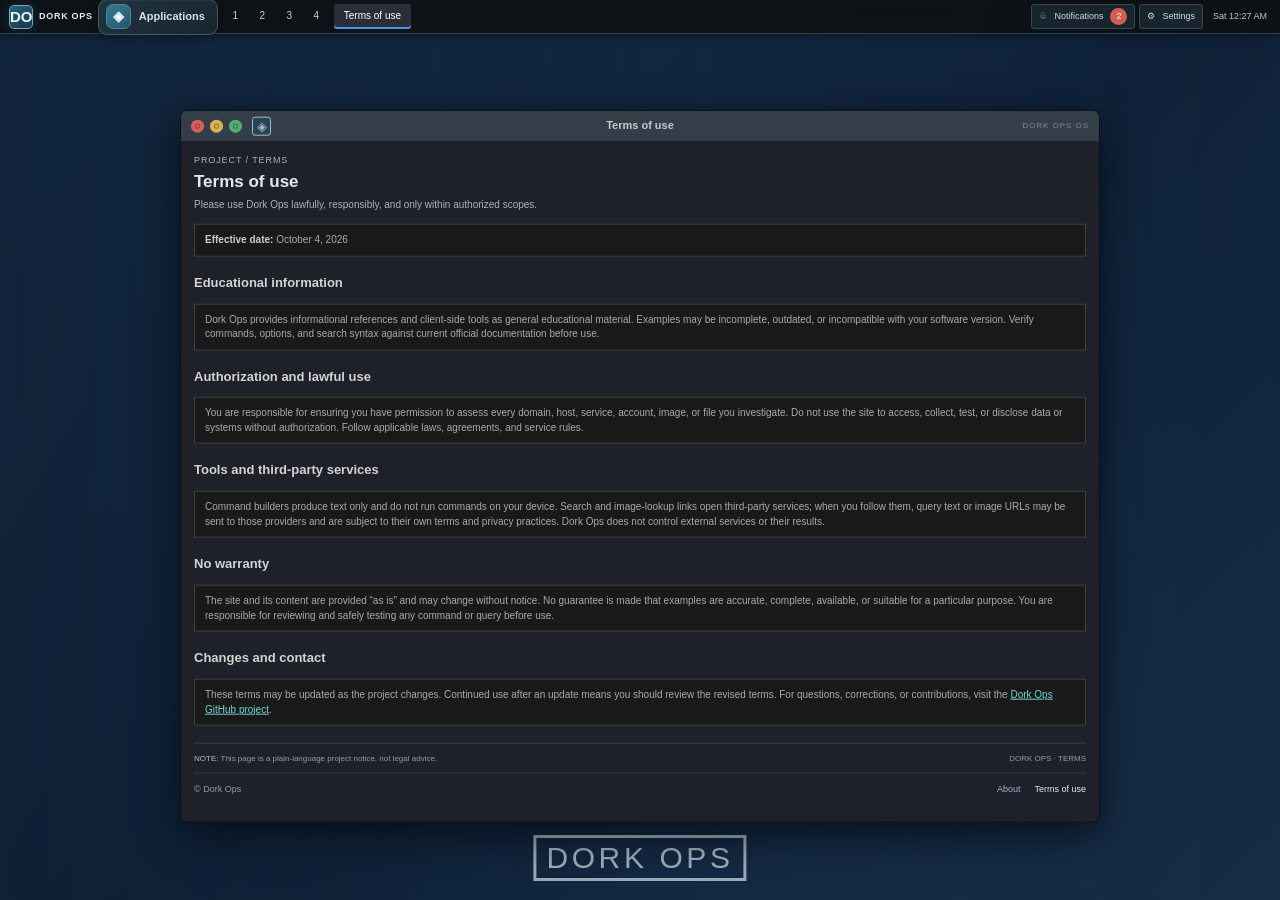
<file: terms.html>
<!DOCTYPE html>
<html lang="en">
<head>
  <meta charset="utf-8">
  <meta name="viewport" content="width=device-width, initial-scale=1, viewport-fit=cover">
  <meta name="theme-color" content="#13212b">
  <title>Terms of Use | Dork Ops</title>
  <link rel="manifest" href="manifest.webmanifest">
  <link rel="icon" href="icons/dork-ops.png" type="image/png">
  <link rel="stylesheet" href="styles.css?v=29">
  <script src="dorkops-ui.js?v=3" defer></script>
</head>
<body>
  <canvas id="rain" aria-hidden="true"></canvas>
  
  
  
  <div class="shell">
    <aside class="sidebar" aria-label="Site navigation">
      <div>
        <div class="side-label">SEARCH TOOLS</div>
        <a class="nav-btn" href="dork-engine.html"><span aria-hidden="true">»</span><span>Google Dorking Lab</span></a>
        <a class="nav-btn" href="dork-engine.html#p2"><span aria-hidden="true">»</span><span>Image Lookup</span></a>
        <a class="nav-btn" href="dork-engine.html#p3"><span aria-hidden="true">»</span><span>Nmap Operators</span></a>
        <a class="nav-btn" href="dork-engine.html#p4"><span aria-hidden="true">»</span><span>Password tools lab</span></a>
      </div>
      <div>
        <div class="side-label">REFERENCE</div>
        <a class="nav-btn" href="search-operators.html"><span aria-hidden="true">»</span><span>Search operators</span></a>
        <a class="nav-btn" href="nmap-reference.html"><span aria-hidden="true">»</span><span>Nmap options</span></a>
        <a class="nav-btn" href="password-tools.html"><span aria-hidden="true">»</span><span>Password-tool options</span></a>
        <a class="nav-btn" href="kali-tools.html"><span aria-hidden="true">»</span><span>Kali tools directory</span></a>
      </div>
      <div class="side-bottom"><strong>AUTHORIZED USE ONLY</strong>Use the labs only within scopes you own or are explicitly authorized to assess.</div>
    </aside>
    <main>
      <div class="hero">
        <div>
          <div class="eyebrow">PROJECT / TERMS</div>
          <h1>Terms of use</h1>
          <p class="sub">Please use Dork Ops lawfully, responsibly, and only within authorized scopes.</p>
        </div>
      </div>
      <div class="scope-note"><strong>Effective date:</strong> October 4, 2026</div>
      <section class="operator-section">
        <h2>Educational information</h2>
        <div class="scope-note">Dork Ops provides informational references and client-side tools as general educational material. Examples may be incomplete, outdated, or incompatible with your software version. Verify commands, options, and search syntax against current official documentation before use.</div>
      </section>
      <section class="operator-section">
        <h2>Authorization and lawful use</h2>
        <div class="scope-note">You are responsible for ensuring you have permission to assess every domain, host, service, account, image, or file you investigate. Do not use the site to access, collect, test, or disclose data or systems without authorization. Follow applicable laws, agreements, and service rules.</div>
      </section>
      <section class="operator-section">
        <h2>Tools and third-party services</h2>
        <div class="scope-note">Command builders produce text only and do not run commands on your device. Search and image-lookup links open third-party services; when you follow them, query text or image URLs may be sent to those providers and are subject to their own terms and privacy practices. Dork Ops does not control external services or their results.</div>
      </section>
      <section class="operator-section">
        <h2>No warranty</h2>
        <div class="scope-note">The site and its content are provided “as is” and may change without notice. No guarantee is made that examples are accurate, complete, available, or suitable for a particular purpose. You are responsible for reviewing and safely testing any command or query before use.</div>
      </section>
      <section class="operator-section">
        <h2>Changes and contact</h2>
        <div class="scope-note">These terms may be updated as the project changes. Continued use after an update means you should review the revised terms. For questions, corrections, or contributions, visit the <a href="https://github.com/sheakrajuu/DORK-OPS" target="_blank" rel="noopener noreferrer">Dork Ops GitHub project</a>.</div>
      </section>
      <div class="footnote"><span><b>NOTE:</b> This page is a plain-language project notice, not legal advice.</span><span>DORK OPS · TERMS</span></div>
      <footer class="site-footer"><span>© Dork Ops</span><span><a href="about.html">About</a><a href="terms.html" aria-current="page">Terms of use</a></span></footer>
    </main>
  </div>
</body>
</html>
</file>
<file: styles.css>
:root {
  color-scheme: dark;
  --page: #111;
  --panel: #1d1d1d;
  --surface: #151515;
  --field: #303030;
  --line: #414141;
  --text: #d0d0d0;
  --muted: #999;
  --link: #68a9df;
  --accent: #9cccf0;
  --warning: #f0dba7;
  font-family: Verdana, Arial, sans-serif;
}

* { box-sizing: border-box; }
* { scrollbar-width: none; -ms-overflow-style: none; }
*::-webkit-scrollbar { display: none; width: 0; height: 0; }
html { min-height: 100%; background: var(--page); }
body {
  position: relative;
  isolation: isolate;
  min-width: 320px;
  min-height: 100vh;
  margin: 0;
  overflow-x: hidden;
  background: var(--page);
  color: var(--text);
  font: 12px/1.45 Verdana, Arial, sans-serif;
}
button, input, select, textarea { font: inherit; }
button, a, input { letter-spacing: 0; }
button:focus-visible, input:focus-visible, select:focus-visible, textarea:focus-visible, a:focus-visible { outline: 2px solid var(--accent); outline-offset: 2px; }
a { color: var(--link); }
[hidden] { display: none !important; }

#rain {
  position: fixed;
  z-index: 0;
  inset: 0;
  width: 100%;
  height: 100%;
  opacity: .2;
  pointer-events: none;
}
body > :not(#rain) { position: relative; z-index: 1; }
.topbar {
  display: flex;
  min-height: 27px;
  align-items: center;
  justify-content: space-between;
  padding: 3px max(12px, calc((100% - 1040px) / 2));
  border-bottom: 1px solid #333;
  background: #090909;
}
.brand { color: #77b5e7; font-weight: bold; text-decoration: none; }
.topmeta { color: #777; font-size: 9px; }
.legacy-nav {
  display: flex;
  min-height: 24px;
  align-items: center;
  gap: 12px;
  overflow-x: auto;
  padding: 3px max(12px, calc((100% - 1040px) / 2));
  border-bottom: 1px solid #393939;
  background: #191919;
  color: #888;
  font-size: 9px;
  white-space: normal;
}
.legacy-nav a { text-decoration: none; }
.legacy-nav a:hover { color: #cfe8ff; text-decoration: underline; }
.legacy-nav span { margin-left: auto; }
.site-banner {
  display: flex;
  width: min(1040px, 100%);
  min-height: 94px;
  flex-direction: column;
  align-items: center;
  justify-content: center;
  margin: 0 auto;
  padding: 14px 20px 10px;
  border-bottom: 1px solid #454545;
  background: linear-gradient(180deg, #0c0c0c 0%, #141414 100%);
  text-align: center;
  box-shadow: inset 0 -8px 12px rgba(0,0,0,0.28);
}
.site-title {
  color: #efefef;
  font: 700 44px/1 "Arial Black", Impact, Verdana, sans-serif;
  letter-spacing: 4px;
  text-transform: uppercase;
  text-shadow: 0 0 16px rgba(255, 255, 255, 0.10), 0 0 28px rgba(128, 180, 255, 0.12);
  animation: titleFloat 3.5s ease-in-out infinite alternate;
}
.site-subtitle {
  margin-top: 8px;
  color: #cfcfcf;
  font-size: 11px;
  letter-spacing: 0.17em;
  text-transform: none;
  text-shadow: 0 0 12px rgba(176, 210, 255, 0.18);
}
@keyframes titleFloat {
  0% { transform: translateY(0); filter: drop-shadow(0 0 6px rgba(255,255,255,0.06)); }
  100% { transform: translateY(-1px); filter: drop-shadow(0 0 12px rgba(255,255,255,0.14)); }
}
.featured-ad {
  position: relative;
  display: grid;
  width: min(650px, calc(100% - 24px));
  gap: 6px;
  margin: 9px auto;
  padding: 8px 11px;
  border: 1px solid rgba(132, 180, 255, 0.25);
  background: linear-gradient(135deg, rgba(23, 29, 38, 0.96), rgba(17, 17, 17, 0.96));
  box-shadow: 0 0 0 1px rgba(123, 175, 214, 0.1), 0 10px 18px rgba(0, 0, 0, 0.28);
  transition: transform 180ms ease, box-shadow 180ms ease, border-color 180ms ease;
  overflow: hidden;
}
.featured-ad::before {
  content: "";
  position: absolute;
  inset: -20% auto auto -10%;
  width: 120%;
  height: 140%;
  background: linear-gradient(90deg, transparent, rgba(123, 175, 214, 0.1), transparent);
  transform: translateX(-100%);
  animation: adSweep 6s linear infinite;
  pointer-events: none;
}
.featured-ad:hover {
  transform: translateY(-1px);
  border-color: rgba(159, 211, 255, 0.45);
  box-shadow: 0 0 0 1px rgba(159, 211, 255, 0.18), 0 14px 24px rgba(0, 0, 0, 0.34);
}
.featured-ad-label { color: #888; font-size: 8px; }
.featured-ad-slides { display: grid; position: relative; z-index: 1; }
.featured-ad-slide {
  display: grid;
  grid-area: 1 / 1;
  align-content: start;
  gap: 6px;
  opacity: 0;
  transform: translateY(5px);
  visibility: hidden;
  pointer-events: none;
  transition: opacity 500ms ease, transform 500ms ease, visibility 0s linear 500ms;
}
.featured-ad-slide.is-active {
  opacity: 1;
  transform: translateY(0);
  visibility: visible;
  pointer-events: auto;
  transition-delay: 0s;
}
.featured-ad-main { display: flex; align-items: center; gap: 10px; position: relative; z-index: 1; }
.mascot-button {
  display: grid;
  width: 48px;
  height: 48px;
  flex: 0 0 48px;
  place-items: center;
  padding: 2px;
  border: 1px solid #4b7053;
  background: linear-gradient(135deg, #101b12, #0f1115);
  cursor: pointer;
  transition: transform 180ms ease, box-shadow 180ms ease, border-color 180ms ease;
}
.mascot-button svg { display: block; width: 42px; height: 42px; image-rendering: pixelated; }
.mascot-button:hover, .mascot-button:focus-visible {
  transform: scale(1.06) rotate(-2deg);
  border-color: #9bd5a6;
  box-shadow: 0 0 12px rgba(155, 213, 166, 0.55), 0 0 18px rgba(82, 123, 100, 0.45);
}
.featured-copy { display: grid; gap: 2px; position: relative; z-index: 1; }
.featured-copy strong { color: #b8d9f4; font-size: 13px; }
.featured-copy > span { color: #aaa; font-size: 10px; }
.featured-link {
  width: fit-content;
  color: #85b8e2;
  font-size: 9px;
  text-decoration: none;
  transition: transform 180ms ease, color 180ms ease;
}
.featured-link:hover, .featured-link:focus-visible {
  color: #c9edff;
  text-decoration: underline;
  transform: translateX(2px);
}
.mascot-message {
  margin: 0 0 0 58px;
  color: #a4e8ad;
  font-size: 9px;
  position: relative;
  z-index: 1;
  transition: color 160ms ease, opacity 160ms ease;
}
@keyframes adSweep {
  0% { transform: translateX(-120%); }
  100% { transform: translateX(120%); }
}
@media (prefers-reduced-motion: reduce) {
  .featured-ad::before { animation: none; }
  .featured-ad, .mascot-button, .featured-link { transition: none; }
  .featured-ad-slide { transition-duration: 0.01ms; }
}

body.embedded-app {
  min-width: 0;
  min-height: 100%;
  overflow-x: hidden;
}
body.embedded-app #rain,
body.embedded-app .dorkos-topbar,
body.embedded-app .legacy-nav,
body.embedded-app .site-banner,
body.embedded-app .featured-ad,
body.embedded-app .sidebar,
body.embedded-app .window-titlebar,
body.embedded-app .desktop-dock,
body.embedded-app #applications-menu,
body.embedded-app #settings-panel,
body.embedded-app #notifications-panel {
  display: none !important;
}
body.embedded-app .shell {
  display: block;
  width: 100%;
  min-height: 0;
  margin: 0;
}
body.embedded-app main {
  width: 100%;
  min-height: 0;
  margin: 0;
  padding: 14px;
}
body.embedded-app .hero {
  margin-bottom: 12px;
}
body.embedded-app .settings-panel,
body.embedded-app .applications-menu {
  display: none !important;
}

.shell {
  display: grid;
  width: min(1040px, 100%);
  min-height: calc(100vh - 145px);
  margin: 0 auto;
  grid-template-columns: 170px minmax(0, 1fr);
}
.sidebar {
  display: flex;
  flex-direction: column;
  gap: 18px;
  padding: 20px 10px;
  border-right: 1px dotted #454545;
  background: #141414;
}
.side-label {
  margin-bottom: 5px;
  padding: 0 7px 5px;
  border-bottom: 1px dotted #454545;
  color: #929292;
  font-size: 10px;
  font-weight: bold;
}
.nav-btn {
  display: flex;
  width: 100%;
  align-items: center;
  gap: 7px;
  padding: 5px 7px;
  border: 1px solid transparent;
  background: transparent;
  color: #bcbcbc;
  cursor: pointer;
  font-size: 11px;
  text-align: left;
  text-decoration: none;
}
.nav-btn span:first-child { width: 12px; color: #888; text-align: center; }
.nav-btn:hover, .nav-btn.active { background: #242424; color: #d6ecff; text-decoration: underline; }
.side-bottom {
  margin-top: auto;
  padding: 10px 7px 0;
  border-top: 1px solid #393939;
  color: #999;
  font-size: 9px;
  line-height: 1.6;
}
.side-bottom strong { display: block; margin-bottom: 5px; color: #ccc; font-size: 9px; }

main { min-width: 0; padding: 20px 18px 28px; }
.hero { display: flex; align-items: center; justify-content: space-between; gap: 18px; margin-bottom: 14px; }
.eyebrow { margin-bottom: 4px; color: #8dbce1; font-size: 9px; }
.hero h1 { margin: 0 0 4px; color: #ddd; font-size: 18px; line-height: 1.25; }
.sub { max-width: 680px; margin: 0; color: #aaa; font-size: 11px; line-height: 1.5; }
.hero-code { color: #888; font-size: 9px; line-height: 1.7; text-align: right; white-space: nowrap; }
.hero-code b { color: #b0d5f2; font-weight: normal; }
.tabs { display: flex; gap: 12px; margin: 0 0 10px; border-bottom: 1px solid #4a4a4a; }
.tab { padding: 6px 9px; border: 0; border-bottom: 2px solid transparent; background: transparent; color: #aaa; cursor: pointer; font-size: 10px; }
.tab.on { border-bottom-color: #7bb5e5; color: #c6e3fc; }
.tab:hover { color: #eee; }
.card { padding: 13px; border: 1px solid #414141; background: var(--panel); }
.card-head { display: flex; align-items: center; justify-content: space-between; gap: 16px; margin-bottom: 10px; padding-bottom: 9px; border-bottom: 1px solid #444; }
.card-head h2 { margin: 0 0 4px; color: #d4d4d4; font-size: 12px; }
.card-head p { margin: 0; color: #999; font-size: 10px; line-height: 1.45; }
.pill { padding: 3px 6px; border: 1px solid #4b6273; color: #a9cce5; font-size: 8px; white-space: nowrap; }
.field-grid { display: grid; grid-template-columns: minmax(0, 1.5fr) minmax(220px, 1fr); gap: 14px; }
.field-grid > div { min-width: 0; }
label { display: block; margin: 10px 0 5px; color: #b8b8b8; font-size: 10px; }
input[type="text"], select, textarea { width: 100%; padding: 7px; border: 1px solid #555; border-radius: 0; background: var(--field); color: #e0e0e0; font-size: 11px; }
input[type="text"]::placeholder { color: #888; }
input[type="text"]:focus, select:focus, textarea:focus { border-color: #8bbce3; outline: 0; }
.query-editor { min-height: 43px; resize: vertical; color: #ddd; font: 10px/1.45 Consolas, monospace !important; overflow-wrap: anywhere; }
.template-row { display: grid; grid-template-columns: auto minmax(180px, 1fr) auto; align-items: end; gap: 8px; margin-top: 8px; }
.template-row label { margin: 0; }
.match-mode-row { display: grid; grid-column: 1 / -1; grid-template-columns: minmax(180px, 1fr) minmax(200px, 1.5fr); align-items: end; gap: 12px; margin-top: 8px; }
.match-mode-row label { margin-top: 4px; }
.match-mode-row .field-help { margin-bottom: 7px; }
.save-status { color: #a4d0a8; font-size: 9px; }
.parsed { display: flex; flex-wrap: wrap; gap: 5px; margin-top: 7px; }
.tag { display: inline-flex; align-items: center; gap: 5px; padding: 2px 4px 2px 6px; border: 1px solid #506a7e; background: #242d34; color: #c3e2fb; font-size: 9px; }
.remove-term { padding: 0 2px; border: 0; background: transparent; color: #b8d7ef; cursor: pointer; font-size: 12px; line-height: 1; }
.remove-term:hover { color: #fff; }
.category-head { display: flex; align-items: center; justify-content: space-between; gap: 10px; margin: 14px 0 6px; color: #bbb; font-size: 10px; }
.category-tools { display: flex; gap: 9px; }
.text-btn { padding: 3px 0; border: 0; background: none; color: #83b9e4; cursor: pointer; font-size: 9px; text-decoration: underline; }
.chips { display: flex; flex-wrap: wrap; gap: 5px; }
.chip { padding: 4px 7px; border: 1px solid #505050; border-radius: 0; background: #292929; color: #c4c4c4; cursor: pointer; font-size: 9px; }
.chip.on { border-color: #708da5; background: #303b44; color: #d0e8fc; }
.chip:hover { border-color: #a1c8e8; }
.auth-row { display: flex; align-items: flex-start; gap: 8px; margin: 11px 0 0; color: #b4b4b4; font-size: 9px; line-height: 1.5; }
.auth-row input { margin: 2px 0 0; accent-color: #80b9e7; }
.auth-row a { color: #8bbce3; }
.action-row { display: flex; flex-wrap: wrap; align-items: center; gap: 9px; margin-top: 12px; }
.go { min-width: 145px; padding: 7px 10px; border: 1px solid #6e9bc0; border-radius: 0; background: #315d7d; color: #f1f7fc; cursor: pointer; font-size: 10px; }
.go:hover { background: #3c7097; }
.note { margin: 10px 0 0; color: #999; font-size: 9px; line-height: 1.45; }
.warn { margin-top: 10px; padding: 9px 11px; border: 1px solid #79643b; background: #332c1e; color: var(--warning); font-size: 10px; }
.scope-note { margin: 11px 0 13px; padding: 8px 10px; border: 1px solid #414141; background: #191919; color: #aaa; font-size: 10px; }
.scope-note strong { color: #ccc; }
.chips .chip { display: inline-flex; align-items: center; gap: 5px; }
.chips .chip input { margin: 0; accent-color: #80b9e7; }
.nmap-command { margin-top: 13px; padding: 9px; border: 1px solid #526a58; background: #101510; }
.nmap-command .results-head { margin: 0 0 8px; }
.nmap-command > code { display: block; padding: 9px; border: 1px solid #343d34; background: #080b08; color: #bde6c3; font: 11px/1.5 Consolas, monospace; overflow-wrap: anywhere; user-select: all; }
.scan-plan { margin-top: 12px; padding: 10px 12px; border: 1px solid #3f4e59; background: #171c20; }
.scan-plan h3 { margin: 0 0 6px; color: #d6e8f4; font-size: 11px; }
.scan-plan ul, .command-breakdown ul { margin: 0; padding-left: 18px; color: #b8c1c7; font-size: 9px; line-height: 1.6; }
.scan-plan li, .command-breakdown li { margin: 3px 0; }
.command-breakdown { margin-top: 9px; color: #c5d9e8; font-size: 9px; }
.command-breakdown summary { width: fit-content; cursor: pointer; }
.command-breakdown ul { margin-top: 6px; }
.results-head { display: flex; align-items: center; justify-content: space-between; gap: 14px; margin: 14px 0 6px; }
.results-head h2 { margin: 0; color: #c9c9c9; font-size: 11px; }
.result-tools { display: flex; align-items: center; gap: 7px; }
.btn { display: inline-block; padding: 5px 8px; border: 1px solid #505050; border-radius: 0; background: #292929; color: #ccc; cursor: pointer; font-size: 9px; text-decoration: none; }
.btn:hover { border-color: #8bbce3; color: #c6e3fc; }
.grp { margin: 13px 0 4px; padding-bottom: 3px; border-bottom: 1px dotted #484848; color: #9fc9ea; font-size: 10px; }
.gd { margin: 0 0 5px; color: #999; font-size: 9px; }
.item { display: grid; grid-template-columns: minmax(0, 1fr) auto; align-items: center; column-gap: 8px; margin-bottom: 4px; padding: 7px 8px; border: 1px solid #383838; background: var(--surface); }
.item code { color: #ddd; font: 10px/1.4 Consolas, monospace; overflow-wrap: anywhere; }
.item .d { margin: 4px 0 0; color: #999; font-size: 9px; line-height: 1.4; }
.acts { display: flex; grid-column: 2; grid-row: 1 / span 2; gap: 5px; align-self: center; }
.empty { padding: 12px; border: 1px solid #444; background: #202020; color: #bbb; font-size: 10px; text-align: center; }
.history { margin-top: 16px; padding-top: 11px; border-top: 1px solid #414141; }
.history-head { display: flex; align-items: center; justify-content: space-between; }
.history-head h3 { margin: 0; color: #bbb; font-size: 9px; font-weight: normal; }
.history-list { display: flex; flex-wrap: wrap; gap: 6px; margin-top: 9px; }
.history-entry { max-width: 100%; overflow: hidden; padding: 6px 8px; border: 1px solid #444; background: #252525; color: #bbb; cursor: pointer; font-size: 9px; text-overflow: ellipsis; white-space: nowrap; }
.history-entry:hover { border-color: #8bbce3; color: #c6e3fc; }
.eng { display: flex; flex-direction: column; gap: 7px; margin-top: 12px; }
.eng a { display: block; padding: 9px; border: 1px solid #454545; background: #252525; color: #ddd; font-size: 11px; text-decoration: none; }
.eng a:hover { border-color: #8bbce3; }
.eng a span { display: block; margin-top: 3px; color: #999; font-size: 9px; }
.eng a.main { border-color: #607e95; }
.footnote { display: flex; justify-content: space-between; gap: 18px; margin-top: 15px; padding-top: 9px; border-top: 1px solid #3d3d3d; color: #888; font-size: 8px; }
.footnote b { color: #bbb; font-weight: normal; }
.site-footer {
  display: flex;
  justify-content: space-between;
  gap: 12px;
  margin-top: 8px;
  padding: 9px 0 2px;
  border-top: 1px solid #292929;
  color: #777;
  font-size: 9px;
}
.site-footer > span:last-child { display: flex; flex-wrap: wrap; gap: 14px; }
.site-footer a { color: #91b9d7; text-decoration: none; }
.site-footer a:hover, .site-footer a:focus-visible { color: #d6ecff; text-decoration: underline; }
.site-footer a[aria-current="page"] { color: #d6ecff; }
.operator-section { margin: 17px 0; }
.operator-section h2 { margin: 0 0 5px; color: #d3d3d3; font-size: 13px; }
.operator-intro { margin: 0 0 9px; color: #999; font-size: 10px; }
#operator-count { color: #999; font-size: 9px; }
.operator-tools {
  display: grid;
  grid-template-columns: auto minmax(180px, 1fr) auto minmax(160px, 220px) auto auto;
  align-items: center;
  gap: 8px;
  margin: 10px 0 14px;
  padding: 9px;
  border: 1px solid #414141;
  background: #191919;
}
.operator-tools label { margin: 0; color: #b8b8b8; font-size: 9px; }
.operator-tools #operator-search,
.operator-tools select { min-width: 0; margin: 0; }
.operator-tools #operator-favorites-toggle[aria-pressed="true"] { border-color: #8bbce3; color: #c6e3fc; }
.operator-empty { margin: 10px 0; padding: 12px; border: 1px solid #444; background: #202020; color: #bbb; font-size: 10px; text-align: center; }
.operator-list { display: grid; grid-template-columns: repeat(2, minmax(0, 1fr)); gap: 7px; }
.operator-card { min-width: 0; padding: 9px; border: 1px solid #414141; background: #1a1a1a; }
.operator-card.is-favorite { border-color: #52677a; }
.operator-title { display: flex; flex-wrap: wrap; align-items: baseline; gap: 5px 9px; }
.operator-title code { color: #b9d8f1; font: bold 11px Consolas, monospace; }
.operator-title span { color: #d0d0d0; font-size: 10px; }
.operator-title .operator-status { margin-left: auto; padding: 2px 4px; border: 1px solid #526a58; color: #a8d1ad; font-size: 8px; }
.operator-title .operator-status.limited { border-color: #746742; color: #d2c28e; }
.operator-title .operator-status.retired { border-color: #744e4e; color: #d99a9a; }
.operator-favorite { flex: 0 0 auto; padding: 2px 5px; border: 1px solid #505050; background: #222; color: #aebdca; cursor: pointer; font-size: 8px; }
.operator-favorite[aria-pressed="true"] { border-color: #746742; color: #e3cf8c; }
.operator-favorite:hover { border-color: #a1c8e8; color: #d6ecff; }
.operator-card p { margin: 8px 0 11px; color: #999; font-size: 9px; line-height: 1.5; }
.operator-query { display: flex; flex-wrap: wrap; align-items: center; justify-content: space-between; gap: 8px; padding: 7px; border: 1px solid #383838; background: #111; }
.operator-query > code { min-width: 0; flex: 1 1 100%; color: #ddd; font: 10px/1.5 Consolas, monospace; overflow-wrap: anywhere; }
.operator-query > code { white-space: pre-wrap; }
.operator-cli-note { min-width: 0; color: #aaa; font-size: 10px; }
.operator-actions { display: flex; flex: 0 0 auto; gap: 5px; margin-left: auto; }
.learning-guide { margin: 16px 0; padding: 13px; border: 1px solid #485561; background: rgba(23, 31, 37, .94); }
.learning-guide h2 { margin: 0 0 7px; color: #d9e8f2; font-size: 14px; }
.learning-guide h3 { margin: 12px 0 5px; color: #c6dcec; font-size: 11px; }
.learning-guide p { margin: 5px 0 9px; color: #bbb; font-size: 10px; }
.learning-grid { display: grid; grid-template-columns: repeat(3, minmax(0, 1fr)); gap: 10px; margin: 12px 0; }
.learning-grid article { min-width: 0; padding: 9px; border: 1px solid #3d4a54; background: #171c20; }
.learning-grid h3 { margin: 0 0 5px; }
.learning-grid p { margin: 0; line-height: 1.55; }
.learning-command { padding: 9px; border: 1px solid #3b454d; background: #101214; overflow-wrap: anywhere; }
.learning-command code, .learning-steps code { color: #c5e0f3; font: 10px/1.6 Consolas, monospace; }
.learning-steps { margin: 9px 0 12px; padding-left: 21px; color: #bbb; font-size: 10px; }
.learning-steps li { margin: 4px 0; padding-left: 3px; }
.field-help { display: block; margin: 4px 0 10px; color: #9daab3; font-size: 9px; line-height: 1.55; }
.tool-explanation { margin: 14px 0; padding: 10px 12px; border-left: 2px solid #708fa6; background: #171c20; color: #bac6ce; font-size: 10px; line-height: 1.55; }
.lab-next-step { margin-top: 14px; padding: 10px 12px; border: 1px solid #465d6c; background: #171f25; }
.lab-next-step h3 { margin: 0 0 6px; color: #d6e8f4; font-size: 11px; }
.lab-next-step p { margin: 5px 0 9px; color: #bbc4ca; font-size: 10px; line-height: 1.55; }
.recommendation-note { color: #f0dba7 !important; }
.recommendation-card { margin: 8px 0; padding: 9px 10px; border: 1px solid #3c4c57; background: #171c20; }
.recommendation-card h4 { margin: 0 0 5px; color: #cce2f1; font-size: 10px; }
.recommendation-card p { margin: 5px 0; color: #bbc4ca; font-size: 10px; line-height: 1.55; }
.recommendation-command { display: block; width: 100%; margin: 6px 0; padding: 8px; border: 1px solid #3c4c3c; background: #101510; color: #c6e5ca; cursor: pointer; font: 10px/1.5 Consolas, monospace; overflow-wrap: anywhere; text-align: left; }
.recommendation-command:hover:not(:disabled) { border-color: #8bbce3; color: #d6ecff; }
.recommendation-list { margin-top: 10px; }
.recommendation-list > h3 { margin: 0 0 6px; color: #d6e8f4; font-size: 11px; }
.recommendation-card.is-primary { border-color: #708fa6; }
.recommendation-confirm { display: flex; align-items: flex-start; gap: 7px; margin: 8px 0; color: #c7c7c7; font-size: 9px; line-height: 1.5; }
.recommendation-confirm input { flex: 0 0 auto; margin: 2px 0 0; accent-color: #80b9e7; }
.recommendation-card button:disabled { cursor: not-allowed; opacity: .5; }

@media (max-width: 900px) {
  .operator-list { grid-template-columns: 1fr; }
  .operator-tools { grid-template-columns: auto minmax(0, 1fr) auto minmax(130px, 180px); }
  .operator-tools .btn { grid-column: 1 / -1; justify-self: end; }
  .learning-grid { grid-template-columns: 1fr; }
}

@media (max-width: 640px) {
  .site-banner { min-height: 78px; padding: 9px 14px; }
  .site-title { font-size: 34px; }
  .topbar { padding-right: 10px; padding-left: 10px; }
  .legacy-nav { gap: 10px; padding-right: 10px; padding-left: 10px; }
  .legacy-nav span { display: none; }
  .shell { min-height: calc(100vh - 125px); grid-template-columns: 1fr; }
  .sidebar { display: flex; flex-direction: column; align-items: stretch; gap: 8px; overflow: visible; padding: 9px; border-right: 0; border-bottom: 1px dotted #454545; }
  .sidebar > div { display: flex; min-width: 0; flex-wrap: wrap; align-items: center; gap: 3px; white-space: normal; }
  .side-label { width: 100%; margin: 0 0 2px; padding: 0 5px 3px; border-bottom: 1px dotted #454545; }
  .nav-btn { width: auto; min-width: calc(50% - 3px); flex: 1 1 calc(50% - 3px); padding: 6px 8px; }
  main { padding: 13px 10px 24px; }
  .hero { margin-bottom: 10px; }
  .hero-code { display: none; }
  .field-grid { grid-template-columns: 1fr; gap: 8px; }
  .template-row { grid-template-columns: 1fr auto; }
  .template-row label { grid-column: 1 / -1; }
  .match-mode-row { grid-template-columns: 1fr; gap: 2px; }
  .operator-list { grid-template-columns: 1fr; }
  .operator-tools { grid-template-columns: 1fr; }
  .operator-tools .btn { grid-column: auto; justify-self: stretch; }
  .learning-grid { grid-template-columns: 1fr; }
}

@media (max-width: 420px) {
  .site-title { font-size: 27px; }
  .featured-ad { width: calc(100% - 16px); }
  .featured-ad-main { align-items: flex-start; }
  .featured-copy > span { line-height: 1.4; }
  .mascot-message { margin-left: 0; }
  .card-head { display: block; }
  .pill { display: inline-block; margin-top: 7px; }
  .action-row { align-items: stretch; flex-direction: column; }
  .go { width: 100%; }
  .results-head { align-items: flex-start; flex-direction: column; }
  .result-tools { width: 100%; justify-content: space-between; }
  .item { grid-template-columns: 1fr; }
  .acts { grid-column: 1; grid-row: auto; margin-top: 5px; }
  .footnote { flex-direction: column; gap: 5px; }
  .site-footer { align-items: flex-start; flex-direction: column; }
}

@media (prefers-reduced-motion: reduce) {
  *, *::before, *::after { scroll-behavior: auto !important; animation-duration: .01ms !important; transition-duration: .01ms !important; }
}

/* Dork Ops desktop shell */
:root {
  color-scheme: dark;
  --page: #101820;
  --panel: #18232c;
  --surface: #131d25;
  --field: #0c141b;
  --line: #33434e;
  --text: #e1e8ec;
  --muted: #9cabb5;
  --link: #70d5d1;
  --accent: #42c9c2;
  --warning: #f0cb79;
  font-family: Inter, "Segoe UI", Arial, sans-serif;
}

body {
  padding-bottom: 84px;
  background: linear-gradient(135deg, #142b45, #10243c 55%, #18314d) fixed;
  color: var(--text);
  font-family: Inter, "Segoe UI", Arial, sans-serif;
  font-size: 13px;
}
body::before {
  position: fixed;
  z-index: 0;
  inset: 0;
  background: linear-gradient(90deg, rgba(5,13,25,.2), transparent 55%, rgba(5,13,25,.12));
  content: "";
  pointer-events: none;
}
#rain { opacity: .025; }
body > :not(#rain) { z-index: 1; }

.dorkos-topbar {
  position: sticky !important;
  z-index: 20 !important;
  top: 0;
  display: flex;
  min-height: 40px;
  align-items: center;
  gap: 12px;
  padding: 4px clamp(8px, 1.5vw, 22px);
  border-bottom: 1px solid rgba(140, 168, 184, .3);
  background: rgba(19, 28, 37, .96);
  box-shadow: 0 3px 16px rgba(0, 0, 0, .28);
  backdrop-filter: blur(18px);
}
.dorkos-system-actions { margin-left: auto; }
.dorkos-brand { display: inline-flex; width: fit-content; align-items: center; gap: 7px; color: #e5f0f3; text-decoration: none; }
.dorkos-logo {
  display: grid;
  width: 28px;
  height: 28px;
  place-items: center;
  border: 1px solid #6aa9c5;
  border-radius: 7px;
  background: linear-gradient(145deg, #28627e, #193542);
  color: #e4f7ff;
  font-size: 15px;
  font-weight: 800;
  box-shadow: 0 0 14px rgba(49, 153, 194, .18);
}
.dorkos-brand > span:last-child { display: grid; gap: 2px; }
.dorkos-logo img { display: block; width: 100%; height: 100%; border-radius: inherit; }
.dorkos-brand strong { font-size: 10px; letter-spacing: .1em; }
.dorkos-brand small { display: none; color: #91a6af; font-size: 8px; letter-spacing: .13em; }
.dorkos-system-status { display: none; align-items: center; gap: 8px; margin-left: auto; color: #a7b6be; font-size: 9px; letter-spacing: .08em; }
.applications-toggle {
  display: inline-flex;
  min-height: 30px;
  align-items: center;
  gap: 8px;
  padding: 4px 11px;
  border: 1px solid transparent;
  border-radius: 5px;
  background: transparent;
  color: #d7e0e6;
  cursor: pointer;
  font-size: 11px;
}
.applications-toggle:hover, .applications-toggle[aria-expanded="true"] { border-color: #52616e; background: #303e4a; color: #fff; }
.applications-glyph { color: #a4d8eb; font-size: 15px; }
.applications-menu {
  position: fixed;
  z-index: 50;
  top: 44px;
  left: clamp(8px, 1.5vw, 22px);
  display: grid;
  width: min(490px, calc(100vw - 16px));
  grid-template-columns: 1fr 1fr;
  gap: 8px 20px;
  padding: 17px;
  border: 1px solid #526371;
  border-radius: 7px;
  background: rgba(31, 42, 52, .98);
  box-shadow: 0 20px 50px rgba(0,0,0,.54);
}
.applications-group h2 { margin: 0 0 8px; padding-bottom: 6px; border-bottom: 1px solid #465661; color: #a1c7dc; font-size: 9px; letter-spacing: .13em; }
.application-item { display: flex; min-height: 38px; align-items: center; gap: 9px; padding: 5px 7px; border-radius: 5px; color: #d4dde2; font-size: 11px; text-decoration: none; }
.application-item:hover { background: #354652; color: #fff; }
.application-item-icon { display: grid; width: 27px; height: 27px; place-items: center; border: 1px solid #526977; border-radius: 5px; background: #213744; color: #b4e5f4; font-size: 15px; }
.status-dot { display: inline-block; width: 7px; height: 7px; flex: 0 0 7px; border-radius: 50%; background: #51d3a2; box-shadow: 0 0 10px rgba(81, 211, 162, .7); }
.status-separator { color: #54646d; }
.dorkos-system-actions { position: relative; display: flex; align-items: center; justify-content: flex-end; gap: 8px; }
.system-button {
  display: inline-flex;
  min-height: 32px;
  align-items: center;
  justify-content: center;
  gap: 7px;
  padding: 5px 10px;
  border: 1px solid #364954;
  border-radius: 8px;
  background: #17252e;
  color: #cedbe0;
  cursor: pointer;
  font-size: 10px;
  text-decoration: none;
}
.system-button:hover { border-color: #47beba; background: #1c3038; color: #ecffff; }
.system-clock { min-width: 82px; color: #becbd0; font-size: 10px; text-align: right; }
.notification-count { display: inline-grid; min-width: 17px; height: 17px; place-items: center; border-radius: 9px; background: #d55c52; color: #fff; font-size: 9px; }
.notifications-panel {
  position: fixed;
  z-index: 40;
  top: 66px;
  right: clamp(12px, 3vw, 42px);
  width: min(360px, calc(100vw - 24px));
  max-height: min(70vh, 520px);
  overflow: auto;
  padding: 13px;
  border: 1px solid #3b515d;
  border-radius: 12px;
  background: #14212a;
  box-shadow: 0 20px 60px rgba(0,0,0,.55);
}
.notifications-heading, .notification-card-heading { display: flex; align-items: center; justify-content: space-between; gap: 10px; }
.notifications-heading { margin-bottom: 10px; padding-bottom: 9px; border-bottom: 1px solid #30434d; }
.notifications-heading h2 { margin: 0; color: #e1eff2; font-size: 13px; }
.notification-card { margin: 8px 0; padding: 10px; border: 1px solid #314650; border-radius: 9px; background: #192a33; }
.notification-card h3 { margin: 0; color: #dce9ed; font-size: 11px; }
.notification-card p, .notifications-empty { margin: 7px 0; color: #abbac1; font-size: 10px; line-height: 1.5; }
.notification-card a { color: #70d5d1; font-size: 10px; text-decoration: none; }
.notification-card a:hover { text-decoration: underline; }
.notification-dismiss { border: 0; background: transparent; color: #94a6af; cursor: pointer; font-size: 18px; }
.settings-toggle { min-width: 32px; }
.settings-panel {
  position: fixed;
  z-index: 55;
  top: 48px;
  right: clamp(10px, 2vw, 26px);
  display: flex;
  width: min(510px, calc(100vw - 20px));
  max-height: calc(100vh - 60px);
  flex-direction: column;
  overflow: hidden;
  border: 1px solid #566777;
  border-radius: 7px;
  background: rgba(30, 39, 49, .99);
  box-shadow: 0 18px 56px rgba(0,0,0,.62);
}
body > .settings-panel { position: fixed !important; z-index: 55 !important; }
.settings-header { display: flex; min-height: 60px; align-items: center; justify-content: space-between; gap: 12px; padding: 10px 14px; border-bottom: 1px solid #43515d; background: linear-gradient(#354451, #293641); }
.settings-eyebrow { color: #9bc6de; font-size: 8px; letter-spacing: .12em; }
.settings-header h2 { margin: 3px 0 0; color: #f0f4f6; font-size: 16px; }
.settings-close { width: 28px; height: 28px; border: 1px solid #52606b; border-radius: 4px; background: #28323d; color: #e3edf2; cursor: pointer; font-size: 20px; line-height: 1; }
.settings-content { overflow: auto; padding: 5px 14px 12px; }
.settings-section { margin: 0; padding: 10px 0; border-bottom: 1px solid #394852; }
.settings-section h3 { margin: 0 0 8px; color: #a6cde1; font-size: 10px; letter-spacing: .06em; }
.settings-fields { display: grid; grid-template-columns: 1fr 1fr; gap: 4px 12px; }
.settings-panel label { display: grid; gap: 4px; margin: 5px 0; color: #c9d4db; font-size: 10px; }
.settings-panel select { min-height: 31px; padding: 5px 8px; border: 1px solid #465866; border-radius: 4px; background: #161f28; color: #e1e8ec; }
.settings-panel .settings-check { display: flex; grid-column: 1 / -1; align-items: center; gap: 8px; margin: 5px 0; }
.settings-check input { accent-color: #69b9dd; }
.settings-note { margin: 11px 0 2px; color: #98a9b4; font-size: 9px; line-height: 1.5; }
.settings-footer { display: flex; flex-wrap: wrap; align-items: center; gap: 7px; padding: 9px 12px; border-top: 1px solid #3d4d58; background: #222e38; }
.settings-footer #settings-save-status { flex: 1 1 100%; min-height: 14px; color: #a9c7d8; font-size: 9px; }
.settings-footer .btn { font-size: 9px; }
.settings-footer .settings-apply { border-color: #5687a0; background: #315d77; color: #f2f9fc; }

.legacy-nav {
  display: none !important;
}
.site-banner, .featured-ad { display: none !important; }

.shell {
  width: min(1500px, 100%);
  min-height: calc(100vh - 50px);
  grid-template-columns: 210px minmax(0, 1fr);
  padding: 16px clamp(10px, 2vw, 28px) 30px;
  gap: 14px;
}
.sidebar {
  position: sticky;
  top: 54px;
  align-self: start;
  max-height: calc(100vh - 75px);
  overflow-y: auto;
  gap: 15px;
  padding: 12px 10px;
  border: 1px solid rgba(134, 159, 175, .25);
  border-radius: 8px;
  background: rgba(23, 34, 45, .92);
  box-shadow: 0 10px 28px rgba(0,0,0,.24);
}
.side-label { border-color: #3b4d5a; color: #a4c9dd; font-size: 9px; letter-spacing: .12em; }
.nav-btn { min-height: 33px; padding: 7px 8px; border-radius: 5px; color: #bdc9d1; font-size: 11px; text-decoration: none; }
.nav-btn span:first-child { color: #9bcce3; }
.nav-btn:hover, .nav-btn.active { border-color: #587386; background: #2a3b49; color: #f0f7fa; text-decoration: none; }
.side-bottom { border-color: #30424b; color: #9aabb3; }
.side-bottom strong { color: #e6cb7d; }
main {
  width: 100%;
  max-width: 1240px;
  min-width: 0;
  margin: 0 auto;
  padding: 11px clamp(5px, 1vw, 14px) 32px;
  border: 1px solid rgba(173, 204, 225, .3);
  border-radius: 7px;
  background: rgba(17, 27, 38, .82);
  box-shadow: 0 22px 58px rgba(0,0,0,.36);
  backdrop-filter: blur(12px);
}
.window-titlebar { position: relative; display: flex; min-height: 36px; align-items: center; gap: 10px; margin: 0 0 17px; padding: 0 11px; border: 1px solid #53626e; border-radius: 6px 6px 0 0; background: linear-gradient(#374653, #283743); box-shadow: 0 6px 20px rgba(0,0,0,.2); }
.window-app-icon { display: grid; width: 22px; height: 22px; place-items: center; border: 1px solid #61859a; border-radius: 4px; background: #254454; color: #bfeaf5; font-size: 13px; }
.window-app-name { overflow: hidden; color: #e4ebef; font-size: 11px; font-weight: 600; text-overflow: ellipsis; white-space: nowrap; }
.window-title-context { margin-left: auto; color: #a1b0b9; font-size: 8px; letter-spacing: .12em; }
.desktop-heading { display: flex; align-items: center; justify-content: space-between; gap: 18px; margin: 0 0 20px; padding: 12px 16px; border: 1px solid rgba(119, 153, 174, .27); border-left: 3px solid #6097b3; border-radius: 5px; background: linear-gradient(110deg, rgba(37,59,72,.9), rgba(24,37,48,.84)); }
.desktop-kicker { color: #a4ccdf; font-size: 9px; letter-spacing: .13em; }
.desktop-heading h1 { margin: 5px 0 0; color: #e6f0f2; font-size: clamp(19px, 2.8vw, 27px); letter-spacing: -.03em; }
.desktop-secure { display: inline-flex; align-items: center; gap: 8px; color: #a9bac3; font-size: 9px; letter-spacing: .07em; white-space: nowrap; }
.hero { margin-bottom: 17px; }
.hero h1, .hero h2 { margin: 0 0 5px; color: #e0eaee; font-size: 20px; line-height: 1.25; }
.eyebrow { color: #68c9c4; font-size: 9px; letter-spacing: .1em; }
.sub { color: #a6b4bb; }
.card { border-color: #3b4e5a; border-radius: 6px; background: rgba(25, 37, 47, .97); box-shadow: 0 10px 28px rgba(0,0,0,.2); }
.card-head { border-color: #30434e; }
.card-head h2, .results-head h2 { color: #e0eaee; }
label { color: #c1cdd2; }
input[type="text"], select, textarea { border-color: #354a55; border-radius: 7px; background: #101a21; color: #e3ecef; }
input[type="text"]:focus, select:focus, textarea:focus { border-color: #48c8c1; }
.pill, .tag, .chip, .btn { border-color: #455a67; border-radius: 5px; background: #273944; color: #d0dce1; }
.tag { background: #20343d; }
.chip.on, .chip:hover { border-color: #48aaa8; background: #204044; color: #d7fffa; }
.go { border-color: #548aa0; border-radius: 5px; background: #286580; color: #edffff; }
.go:hover { background: #337d98; }
.item { border-color: #2e424c; border-radius: 8px; background: #131f27; }
.item code { color: #dce8eb; }
.nmap-command, .recommendation-command { border-color: #34564f; border-radius: 8px; background: #101c1b; }
.nmap-command > code { border-color: #2d4641; border-radius: 6px; background: #0b1414; color: #b7e8d0; }
.recommendation-card, .scan-plan, .learning-grid article, .lab-next-step { border-color: #344a53; border-radius: 9px; background: #192831; }
.warn { border-radius: 8px; }
.footnote, .site-footer { color: #8f9fa7; }
.site-footer { border-color: #2a3b44; }

.desktop-dock {
  position: fixed;
  z-index: 25;
  right: 50%;
  bottom: max(12px, env(safe-area-inset-bottom));
  display: flex;
  width: max-content;
  max-width: calc(100vw - 24px);
  align-items: center;
  justify-content: center;
  gap: 7px;
  padding: 8px;
  border: 1px solid rgba(102, 147, 158, .42);
  border-radius: 16px;
  background: rgba(15, 26, 33, .91);
  box-shadow: 0 12px 38px rgba(0,0,0,.45);
  transform: translateX(50%);
  backdrop-filter: blur(16px);
}
.dorkos-system-actions { margin-left: auto; }
body > .desktop-dock { position: fixed !important; }
body > .notifications-panel { position: fixed !important; }
body > .applications-menu { position: fixed !important; z-index: 50 !important; }
.desktop-dock button, .desktop-dock a {
  display: grid;
  width: 42px;
  height: 42px;
  flex: 0 0 42px;
  place-items: center;
  border: 1px solid #304a54;
  border-radius: 11px;
  background: linear-gradient(145deg, #203943, #15232b);
  color: #8de5dc;
  cursor: pointer;
  font-size: 20px;
  text-decoration: none;
  transition: transform 140ms ease, border-color 140ms ease, background 140ms ease;
}
.desktop-dock button:hover, .desktop-dock a:hover { transform: translateY(-3px); border-color: #54c9c2; background: #24464d; }
.desktop-dock a[aria-current="page"] { border-color: #79b9d1; background: #34566a; box-shadow: 0 0 0 2px rgba(124, 197, 227, .16); }

body[data-wallpaper="midnight"] { background-image: linear-gradient(135deg, #090d16, #171d2b 55%, #303746); }
body[data-wallpaper="violet"] { background-image: linear-gradient(125deg, #2c1c4e, #10284f); }
body[data-tint="teal"] .applications-glyph, body[data-tint="teal"] .settings-eyebrow { color: #79d7c6; }
body[data-tint="teal"] .settings-footer .settings-apply { border-color: #458e83; background: #286c65; }
body[data-tint="violet"] .applications-glyph, body[data-tint="violet"] .settings-eyebrow { color: #c4a8ef; }
body[data-tint="violet"] .settings-footer .settings-apply { border-color: #7863a0; background: #594779; }
body[data-density="compact"] .sidebar { gap: 9px; padding: 8px; }
body[data-density="compact"] .nav-btn { min-height: 28px; padding: 5px 7px; }
body[data-density="compact"] main { padding-top: 7px; }
body[data-motion="reduced"] *, body[data-motion="reduced"] *::before, body[data-motion="reduced"] *::after { scroll-behavior: auto !important; animation: none !important; transition: none !important; }
body[data-motion="reduced"] .desktop-dock button:hover, body[data-motion="reduced"] .desktop-dock a:hover { transform: none; }

body[data-active-app="dorking"] { --application-accent: #68bce7; --application-glow: rgba(47, 130, 184, .12); }
body[data-active-app="images"] { --application-accent: #b29bfa; --application-glow: rgba(124, 92, 191, .15); }
body[data-active-app="nmap"] { --application-accent: #78d69b; --application-glow: rgba(62, 147, 104, .14); }
body[data-active-app="passwords"] { --application-accent: #e9b873; --application-glow: rgba(166, 111, 54, .14); }
body[data-active-app="operators"] { --application-accent: #c2a1f3; --application-glow: rgba(123, 86, 161, .15); }
body[data-active-app="catalog"] { --application-accent: #74d0ca; --application-glow: rgba(49, 143, 140, .15); }
body[data-active-app="system"] { --application-accent: #aab8c6; --application-glow: rgba(87, 112, 135, .12); }
body[data-active-app] .desktop-heading { border-left-color: var(--application-accent); background: linear-gradient(110deg, var(--application-glow), rgba(24,37,48,.9)); }
body[data-active-app] .desktop-kicker,
body[data-active-app] .eyebrow,
body[data-active-app] .side-label { color: var(--application-accent); }
body[data-active-app] .card { box-shadow: inset 3px 0 var(--application-accent), 0 10px 28px rgba(0,0,0,.2); }
body[data-active-app] .nav-btn.active { border-color: color-mix(in srgb, var(--application-accent) 50%, transparent); background: var(--application-glow); }
body[data-active-app] .window-app-icon { border-color: var(--application-accent); color: var(--application-accent); }
body[data-active-app] .go { border-color: var(--application-accent); background: color-mix(in srgb, var(--application-accent) 46%, #18232c); }
body[data-active-app] input:focus, body[data-active-app] select:focus, body[data-active-app] textarea:focus { border-color: var(--application-accent); }
body[data-active-app="nmap"] .nmap-command,
body[data-active-app="nmap"] .recommendation-command { border-color: #467456; background: #101b17; }
body[data-active-app="nmap"] .nmap-command > code { border-color: #345744; background: #0b130e; color: #b8ecc6; }
body[data-active-app="nmap"] .card-head h2,
body[data-active-app="nmap"] .nmap-command > code { font-family: Consolas, "Courier New", monospace; }
body[data-active-app="images"] #p2 .card { background: linear-gradient(145deg, rgba(37,31,54,.97), rgba(25,37,47,.98)); }
body[data-active-app="images"] main { background-color: rgba(24, 20, 37, .84); }
body[data-active-app="passwords"] .nmap-command > code { border-color: #64513a; background: #19150f; color: #f0d5aa; }
body[data-active-app="passwords"] main { background-color: rgba(35, 28, 20, .84); }
body[data-active-app="operators"] main { background-color: rgba(29, 23, 40, .84); }
body[data-active-app="catalog"] main { background-color: rgba(18, 34, 39, .85); }
body[data-active-app="dorking"] .window-titlebar { background: linear-gradient(#375165, #293e4e); }
body[data-active-app="images"] .window-titlebar { background: linear-gradient(#594975, #3e3455); }
body[data-active-app="nmap"] .window-titlebar { background: linear-gradient(#365a4a, #294338); }
body[data-active-app="passwords"] .window-titlebar { background: linear-gradient(#675238, #493a2c); }
body[data-active-app="operators"] .window-titlebar { background: linear-gradient(#594975, #3e3455); }
body[data-active-app="catalog"] .window-titlebar { background: linear-gradient(#315b61, #244349); }
body[data-active-app="system"] .window-titlebar { background: linear-gradient(#435363, #303d4b); }

@media (max-width: 850px) {
  .shell { grid-template-columns: 190px minmax(0, 1fr); }
}
@media (max-width: 640px) {
  body { padding-bottom: 78px; }
  .dorkos-topbar { min-height: 44px; gap: 5px; padding: 5px 8px; }
  .dorkos-brand { gap: 7px; }
  .dorkos-logo { width: 27px; height: 27px; }
  .dorkos-brand strong { font-size: 10px; }
  .dorkos-system-actions { gap: 5px; }
  .system-button { min-height: 30px; padding: 4px 7px; font-size: 9px; }
  .system-clock { display: none; }
  .shell { min-height: auto; grid-template-columns: 1fr; gap: 10px; padding: 10px 8px 18px; }
  .sidebar { position: static; max-height: none; flex-direction: column; gap: 8px; padding: 9px; }
  .sidebar > div { display: flex; flex-wrap: wrap; gap: 3px; }
  .side-label { width: 100%; }
  .nav-btn { min-width: calc(50% - 3px); flex: 1 1 calc(50% - 3px); }
  .desktop-heading { align-items: flex-start; margin-bottom: 15px; padding: 12px; }
  .desktop-secure { max-width: 110px; line-height: 1.5; }
  .window-title-context { display: none; }
  .applications-menu { grid-template-columns: 1fr; gap: 12px; max-height: calc(100vh - 60px); overflow-y: auto; }
  main { padding: 12px 7px 23px; }
  .desktop-dock { gap: 4px; padding: 6px; }
  .desktop-dock button, .desktop-dock a { width: 38px; height: 38px; flex-basis: 38px; font-size: 18px; }
}
@media (max-width: 390px) {
  .system-button span:nth-child(2) { display: none; }
  .desktop-dock { gap: 3px; }
  .desktop-dock button, .desktop-dock a { width: 34px; height: 36px; flex-basis: 34px; }
}
@media (prefers-reduced-motion: reduce) {
  .desktop-dock button, .desktop-dock a { transition: none; }
}
@media (max-width: 640px) {
  main { padding: 9px 7px 24px; }
}
@media (max-width: 640px) {
  .desktop-dock { right: 50%; }
}
html, body { scrollbar-width: none !important; -ms-overflow-style: none !important; }
* { scrollbar-width: none !important; -ms-overflow-style: none !important; }
*::-webkit-scrollbar { display: none !important; width: 0 !important; height: 0 !important; }
.window-controls { display: flex; flex: 0 0 auto; align-items: center; gap: 6px; }
.window-controls button {
  display: grid;
  width: 13px;
  height: 13px;
  place-items: center;
  padding: 0;
  border: 0;
  border-radius: 50%;
  background: #d95f59;
  cursor: pointer;
}
.window-controls button:nth-child(2) { background: #dcb24f; }
.window-controls button:nth-child(3) { background: #51ae70; }
.window-controls i { display: block; width: 5px; height: 5px; border: 1px solid rgba(20,30,40,.45); border-radius: 2px; }
.window-controls button:focus-visible { outline: 2px solid #a9dbff; outline-offset: 2px; }
.window-titlebar { touch-action: pan-y; cursor: grab; }
.window-titlebar:active { cursor: grabbing; }
main.window-maximized {
  position: fixed;
  z-index: 30;
  top: 49px;
  right: 10px;
  bottom: 10px;
  left: clamp(225px, 18vw, 310px);
  width: auto;
  max-width: none;
  max-height: none;
  margin: 0;
  overflow: auto;
  transform: none !important;
}
main[hidden] { display: none !important; }
@media (max-width: 640px) {
  main.window-maximized { top: 49px; right: 5px; bottom: 5px; left: 5px; }
  .window-titlebar { touch-action: manipulation; cursor: default; }
}

/* Dork Ops desktop mockup adaptation */
html, body { width: 100%; height: 100%; overflow: hidden; }
body { padding: 34px 0 0; background-attachment: fixed; }
body::after {
  position: fixed;
  z-index: 0;
  bottom: 19px;
  left: 50%;
  padding: 2px 10px;
  border: 3px solid rgba(239, 247, 255, .92);
  color: rgba(239, 247, 255, .95);
  content: "DORK OPS";
  font-size: clamp(16px, 2.7vw, 30px);
  font-weight: 300;
  letter-spacing: .12em;
  line-height: 1.2;
  opacity: .68;
  pointer-events: none;
  transform: translateX(-50%);
  white-space: nowrap;
}
.dorkos-topbar {
  position: fixed !important;
  z-index: 100 !important;
  top: 0;
  right: 0;
  left: 0;
  min-height: 34px;
  height: 34px;
  gap: 5px;
  padding: 2px 9px;
  background: rgba(14, 16, 21, .94);
  box-shadow: 0 2px 10px rgba(0,0,0,.35);
}
.dorkos-logo { width: 24px; height: 24px; border-radius: 5px; }
.dorkos-brand { gap: 6px; }
.dorkos-brand strong { color: #e1e8ef; font-size: 9px; letter-spacing: .08em; }
.applications-toggle { min-height: 26px; padding: 3px 8px; border-radius: 3px; }
.applications-glyph { font-size: 13px; }
.workspace-switcher { display: flex; align-items: center; gap: 2px; }
.workspace-button {
  display: grid;
  width: 25px;
  height: 26px;
  place-items: center;
  border: 0;
  border-radius: 2px;
  background: transparent;
  color: #c9d0d6;
  cursor: pointer;
  font-size: 10px;
}
.workspace-button:hover, .workspace-button.active { background: #2a2e38; }
.workspace-button[aria-current="true"] { border-bottom: 2px solid #4d94e8; border-radius: 0; color: #fff; }
.taskbar-tasks { display: flex; min-width: 40px; max-width: min(28vw, 210px); height: 27px; align-items: center; overflow: hidden; }
.taskbar-task {
  max-width: 100%;
  overflow: hidden;
  padding: 5px 10px;
  border: 0;
  border-radius: 3px;
  background: transparent;
  color: #cbd4db;
  cursor: pointer;
  font-size: 10px;
  text-overflow: ellipsis;
  white-space: nowrap;
}
.taskbar-task[aria-pressed="true"] { background: #2a2e38; box-shadow: inset 0 -2px #4d94e8; color: #fff; }
.taskbar-task.minimized { opacity: .55; }
.dorkos-system-actions { gap: 4px; }
.system-button { min-height: 25px; padding: 3px 7px; border-radius: 3px; font-size: 9px; }
.system-clock { min-width: 64px; padding-right: 4px; font-size: 9px; }
.shell { display: block; width: 100%; min-height: 0; margin: 0; padding: 0; }
.sidebar { display: none !important; }
main {
  position: fixed !important;
  z-index: 10 !important;
  top: calc(50% + 16px);
  left: 50%;
  width: min(920px, calc(100vw - 42px));
  max-width: 920px;
  max-height: calc(100vh - 66px);
  margin: 0;
  padding: 10px 13px 24px;
  overflow: auto;
  border: 1px solid #0d0f13;
  border-radius: 7px;
  background: rgba(31, 34, 41, .98);
  box-shadow: 0 12px 40px rgba(0,0,0,.58);
  transform: translate(-50%, -50%);
  backdrop-filter: none;
}
.window-titlebar {
  position: sticky;
  z-index: 3;
  top: -10px;
  min-height: 31px;
  margin: -10px -13px 12px;
  padding: 0 10px;
  border: 0;
  border-bottom: 1px solid #181a20;
  border-radius: 6px 6px 0 0;
  background: #2a2d36;
  box-shadow: none;
  cursor: grab;
}
.window-titlebar:active { cursor: grabbing; }
.window-app-icon { width: 19px; height: 19px; border-radius: 3px; }
.window-app-name { position: absolute; left: 50%; max-width: 54%; transform: translateX(-50%); color: #c4c8d0; font-size: 11px; }
.window-title-context { color: #818996; }
.hero { margin: 0 0 12px; }
.hero h1, .hero h2 { font-size: 17px; }
.sub { font-size: 10px; }
.card { border-radius: 5px; background: #22252d; box-shadow: none; }
.field-grid { gap: 10px; }
.go { background: #2f67a8; }
.go:hover { background: #3979c5; }
.applications-menu { top: 38px; left: 10px; border-radius: 5px; background: rgba(31,34,41,.99); }
.settings-panel { top: 40px; right: 10px; border-radius: 5px; }
.notifications-panel { top: 40px; right: 10px; border-radius: 5px; }
.desktop-dock { display: none !important; }
body[data-wallpaper="midnight"] { background-image: linear-gradient(135deg, #090d16, #171d2b 55%, #303746); }
body[data-wallpaper="violet"] { background-image: linear-gradient(125deg, #2c1c4e, #10284f); }
body[data-tint="teal"] .workspace-button[aria-current="true"] { border-bottom-color: #38b8a0; }
body[data-tint="violet"] .workspace-button[aria-current="true"] { border-bottom-color: #a17ee0; }
body[data-density="compact"] main { padding-top: 7px; }
body[data-density="compact"] .card { padding: 9px; }
body[data-density="compact"] label { margin-top: 7px; }
body[data-active-app="images"] main { background-color: rgba(34,29,45,.98); }
body[data-active-app="passwords"] main { background-color: rgba(39,32,25,.98); }
body[data-active-app="operators"] main { background-color: rgba(34,29,45,.98); }
body[data-active-app="catalog"] main { background-color: rgba(25,37,41,.98); }
body[data-active-app="system"] main { background-color: rgba(31,34,41,.98); }
body[data-active-app="dorking"] .window-titlebar { background: #2b3542; }
body[data-active-app="images"] .window-titlebar { background: #3b314d; }
body[data-active-app="nmap"] .window-titlebar { background: #2d4638; }
body[data-active-app="passwords"] .window-titlebar { background: #4a3b2b; }
body[data-active-app="operators"] .window-titlebar { background: #3b314d; }
body[data-active-app="catalog"] .window-titlebar { background: #28454a; }
body[data-active-app="system"] .window-titlebar { background: #343e48; }
main.window-maximized {
  top: 40px;
  right: 8px;
  bottom: 8px;
  left: 8px;
  width: auto;
  max-width: none;
  max-height: none;
  padding: 10px 16px 24px;
  border-radius: 5px;
  transform: none !important;
}
main.window-maximized .window-titlebar { margin-right: -16px; margin-left: -16px; }
@media (max-width: 700px) {
  .dorkos-brand strong, .applications-toggle > span:last-child { display: none; }
  .workspace-switcher { gap: 0; }
  .workspace-button { width: 22px; }
  .taskbar-tasks { max-width: 26vw; }
  .taskbar-task { padding: 5px; font-size: 9px; }
  .dorkos-system-actions { margin-left: auto; }
  .system-button { padding: 3px 5px; }
  .system-clock { display: none; }
  main { top: calc(50% + 15px); width: calc(100vw - 18px); max-height: calc(100vh - 54px); padding-right: 9px; padding-left: 9px; }
  .window-titlebar { margin-right: -9px; margin-left: -9px; }
  .window-title-context { display: none; }
  .settings-fields { grid-template-columns: 1fr; }
  .settings-panel { max-height: calc(100vh - 46px); }
  .settings-panel .settings-check { grid-column: auto; }
}
@media (max-width: 390px) {
  .dorkos-topbar { gap: 2px; padding-right: 4px; padding-left: 4px; }
  .dorkos-logo { width: 21px; height: 21px; }
  .workspace-button { width: 19px; }
  .taskbar-tasks { max-width: 22vw; }
}

body.embedded-app .shell {
  display: block;
  width: 100%;
  min-height: 100vh;
  margin: 0;
  padding: 0;
}
body.embedded-app main {
  position: relative !important;
  inset: auto !important;
  width: 100% !important;
  max-width: none !important;
  min-height: 100vh;
  max-height: none !important;
  margin: 0 !important;
  padding: 14px !important;
  overflow: visible;
  border: 0;
  border-radius: 0;
  box-shadow: none;
  transform: none !important;
}
body.embedded-app main .window-titlebar {
  display: none !important;
}
body.embedded-app main .hero {
  margin-top: 0;
}
html.embedded-app {
  height: auto !important;
  min-height: 100%;
  overflow-x: hidden !important;
  overflow-y: auto !important;
  scrollbar-width: auto !important;
  -ms-overflow-style: auto !important;
}
body.embedded-app {
  position: relative;
  height: auto !important;
  min-height: 100vh;
  padding: 0 !important;
  overflow-x: hidden !important;
  overflow-y: auto !important;
  scrollbar-width: none !important;
  -ms-overflow-style: none !important;
}
body.embedded-app * {
  scrollbar-width: none;
  -ms-overflow-style: none;
}
body.embedded-app *::-webkit-scrollbar {
  display: none;
  width: 0;
  height: 0;
}
body.embedded-app *::-webkit-scrollbar-thumb {
  border: 2px solid transparent;
  border-radius: 8px;
  background: #59616e;
  background-clip: padding-box;
}

.lab-section-nav {
  position: sticky;
  z-index: 4;
  top: 0;
  display: flex;
  gap: 6px;
  margin: 0 0 13px;
  padding: 5px;
  overflow-x: auto;
  border: 1px solid #526c794d;
  border-radius: 10px;
  background: rgba(16, 27, 36, .96);
  box-shadow: 0 8px 18px rgba(0, 0, 0, .18);
  scrollbar-width: thin;
  -webkit-overflow-scrolling: touch;
}
.lab-section-tab {
  min-height: 42px;
  flex: 1 0 auto;
  padding: 8px 14px;
  border: 1px solid transparent;
  border-radius: 7px;
  background: transparent;
  color: #aabdc6;
  cursor: pointer;
  font-size: 11px;
  font-weight: 650;
  transition: background 150ms ease, border-color 150ms ease, color 150ms ease;
}
.lab-section-tab:hover { background: #253b47; color: #f0f7fa; }
.lab-section-tab[aria-selected="true"] { border-color: #4fc2b277; background: linear-gradient(135deg, #214644, #22384b); color: #e4fffa; }
.lab-section-tab:focus-visible { outline: 2px solid #53d6c6; outline-offset: 2px; }
.lab-learning-panel, .lab-practice-panel, .lab-check-panel { min-width: 0; }
.lab-learning-intro { margin: 0 0 13px; padding: clamp(15px, 3vw, 23px); border: 1px solid #70a9c12b; border-radius: 12px; background: radial-gradient(ellipse at 95% 0, #24596a55, transparent 45%), linear-gradient(130deg, #1b3341, #182934); }
.lab-learning-kicker { display: block; color: #6fdbcb; font-size: 9px; font-weight: 750; letter-spacing: .13em; }
.lab-learning-intro h3 { margin: 5px 0 7px; color: #f0f7fa; font-size: clamp(17px, 2.5vw, 22px); }
.lab-learning-intro p { max-width: 750px; margin: 0; color: #afc3cc; font-size: 12px; line-height: 1.65; }
.lab-learning-scenario { margin: 0 0 13px; padding: 13px 15px; border: 1px solid #c5a36342; border-radius: 10px; background: linear-gradient(110deg, #453c2b66, #263440); }
.lab-learning-scenario strong { color: #f2d899; font-size: 9px; letter-spacing: .11em; }
.lab-learning-scenario p { margin: 4px 0 0; color: #d0d0c7; font-size: 11px; line-height: 1.6; }
.lab-learning-steps, .lab-check-panel { margin: 0 0 13px; padding: clamp(14px, 2.5vw, 20px); border: 1px solid #465d694f; border-radius: 11px; background: rgba(23, 36, 46, .95); }
.lab-learning-steps h3, .lab-check-panel h3 { margin: 0 0 11px; color: #e5eef2; font-size: 14px; line-height: 1.45; }
.lab-learning-steps ol { display: grid; gap: 8px; margin: 0; padding-left: 22px; color: #b8c8cf; font-size: 11px; line-height: 1.6; }
.lab-learning-steps li { padding-left: 3px; }
.lab-learning-steps li::marker { color: #64d1c2; font-weight: 750; }
.lab-learning-grid { display: grid; grid-template-columns: repeat(2, minmax(0, 1fr)); gap: 10px; }
.lab-learning-card { min-width: 0; padding: 14px; border: 1px solid #465b674f; border-radius: 10px; background: linear-gradient(145deg, #1b2d38, #172630); }
.lab-learning-card h3 { margin: 0 0 6px; color: #dce9ed; font-size: 12px; }
.lab-learning-card p { margin: 0; color: #adbec6; font-size: 10px; line-height: 1.65; }
.lab-learning-card:last-child { border-color: #c69f5c42; background: linear-gradient(145deg, #352f25, #242b30); }
.lab-learning-card:last-child h3 { color: #f0d89c; }
.lab-check-panel > .lab-learning-kicker { margin-bottom: 6px; }
.lab-quiz-options { display: grid; gap: 7px; margin: 0 0 12px; padding: 12px; border: 1px solid #4c647047; border-radius: 9px; }
.lab-quiz-options legend { padding: 0 5px; color: #a9bdc6; font-size: 10px; }
.lab-quiz-option { display: flex; min-height: 40px; align-items: center; gap: 9px; padding: 8px 10px; border: 1px solid #ffffff12; border-radius: 7px; background: #1b2b35; color: #cbd8dd; cursor: pointer; font-size: 11px; }
.lab-quiz-option:focus-within, .lab-quiz-option:has(input:checked) { border-color: #55c8bc88; background: #1d393c; }
.lab-quiz-option input { flex: 0 0 auto; accent-color: #55c8bc; }
.lab-quiz-submit { min-height: 40px; padding: 8px 14px; border-color: #4bafa9; background: linear-gradient(135deg, #245c62, #2c5573); color: #eefcfb; font-weight: 700; cursor: pointer; }
.lab-quiz-feedback { min-height: 1.5em; margin: 10px 0 0; color: #c0cdd2; font-size: 11px; line-height: 1.55; }
.lab-quiz-feedback[data-result="correct"] { color: #91e0ba; }
.lab-quiz-feedback[data-result="incorrect"], .lab-quiz-feedback[data-result="incomplete"] { color: #f0cd88; }
.notification-card { position: relative; padding: 12px 42px 12px 12px; }
.notification-card-dismiss { position: absolute; top: 7px; right: 7px; display: grid; width: 28px; height: 28px; place-items: center; border: 1px solid #56687566; border-radius: 7px; background: #12212a; color: #a8bbc4; cursor: pointer; font-size: 19px; line-height: 1; }
.notification-card-dismiss:hover { border-color: #d18b78; background: #472e32; color: #fff; }
.notification-restore { min-height: 38px; padding: 7px 10px; border: 1px solid #526b79; border-radius: 7px; background: #233642; color: #d7e5ec; cursor: pointer; font-size: 10px; }
.notification-restore:hover { background: #2b4654; }
.notification-restore:focus-visible, .notification-card-dismiss:focus-visible { outline: 2px solid #55d5c7; outline-offset: 2px; }
.applications-toggle { min-height: 36px; padding: 4px 12px 4px 7px; border-color: #405867; border-radius: 9px; background: linear-gradient(145deg, #203440, #18252e); box-shadow: inset 0 1px #ffffff0a, 0 2px 8px #0003; font-weight: 650; }
.applications-glyph { display: grid; width: 25px; height: 25px; place-items: center; border: 1px solid #4b8794; border-radius: 7px; background: linear-gradient(145deg, #347c91, #28536e); color: #efffff; font-size: 14px; }
.applications-toggle:hover, .applications-toggle[aria-expanded="true"] { border-color: #63d1c3; background: linear-gradient(145deg, #294a55, #20374a); }
.application-item { min-height: 44px; border: 1px solid transparent; border-radius: 8px; transition: background 140ms ease, border-color 140ms ease; }
.application-item:hover { border-color: #5b819366; background: linear-gradient(100deg, #2c4050, #25323e); }

@media (max-width: 640px) {
  .lab-section-nav { top: 0; gap: 4px; margin-bottom: 10px; padding: 4px; border-radius: 9px; }
  .lab-section-tab { min-height: 44px; padding: 8px 11px; font-size: 10px; }
  .lab-learning-grid { grid-template-columns: 1fr; gap: 8px; }
  .lab-learning-card, .lab-learning-steps, .lab-check-panel { border-radius: 9px; }
  .lab-learning-intro { border-radius: 10px; }
}

@media (prefers-reduced-motion: reduce) {
  .lab-section-tab, .applications-toggle, .application-item { transition: none; }
}

.nmap-hero-meta { display: flex; align-items: center; gap: 8px; padding: 9px 11px; border: 1px solid #345448; border-radius: 8px; background: #14251e; color: #a9c9b4; font-size: 9px; letter-spacing: .08em; white-space: nowrap; }
.nmap-live-dot { width: 7px; height: 7px; border-radius: 50%; background: #7ed69a; box-shadow: 0 0 10px #7ed69a88; }
.nmap-workspace-nav { position: sticky; z-index: 5; top: 5px; display: flex; flex-wrap: wrap; gap: 6px; margin: 0 0 14px; padding: 7px; border: 1px solid #344a51; border-radius: 10px; background: rgba(16, 27, 33, .96); box-shadow: 0 8px 24px #0004; backdrop-filter: blur(12px); }
.nmap-workspace-nav a { display: inline-flex; min-height: 34px; align-items: center; gap: 8px; padding: 6px 11px; border: 1px solid transparent; border-radius: 7px; color: #c6d5d5; font-size: 10px; text-decoration: none; transition: background 150ms ease, border-color 150ms ease, color 150ms ease; }
.nmap-workspace-nav a span { color: #80d79e; font: 10px Consolas, monospace; }
.nmap-workspace-nav a:hover, .nmap-workspace-nav a:focus-visible { border-color: #426f59; background: #1d352a; color: #effff1; }
.nmap-guide-panel, .nmap-library-panel, .nmap-builder-panel { scroll-margin-top: 62px; margin: 0 0 16px; padding: clamp(13px, 2vw, 20px); border: 1px solid #344950; border-radius: 12px; background: linear-gradient(145deg, rgba(23, 39, 42, .98), rgba(20, 31, 38, .98)); box-shadow: 0 12px 28px #0002; }
.nmap-section-heading { display: flex; align-items: flex-start; justify-content: space-between; gap: 12px; margin-bottom: 12px; }
.nmap-section-heading h2 { margin: 3px 0 4px; color: #e0efec; font-size: clamp(17px, 2.4vw, 22px); }
.nmap-section-heading > div > p { max-width: 720px; margin: 5px 0 0; color: #aabbbd; font-size: 10px; line-height: 1.6; }
.nmap-kicker { color: #82d39c; font-size: 8px; font-weight: 700; letter-spacing: .15em; }
.nmap-doc-link { flex: 0 0 auto; margin-top: 3px; padding: 8px 10px; border: 1px solid #3c6654; border-radius: 7px; background: #182d24; color: #b9e8c4; font-size: 9px; text-decoration: none; }
.nmap-doc-link:hover { border-color: #79c58e; background: #203b2d; }
.nmap-guide-intro { max-width: 850px; margin: 0 0 13px; color: #c1cecc; font-size: 11px; line-height: 1.75; }
.nmap-guide-grid { display: grid; grid-template-columns: repeat(4, minmax(0, 1fr)); gap: 8px; }
.nmap-guide-step { min-width: 0; padding: 12px; border: 1px solid #354d49; border-radius: 9px; background: linear-gradient(155deg, #1b302b, #18262c); transition: transform 150ms ease, border-color 150ms ease; }
.nmap-guide-step:hover { transform: translateY(-2px); border-color: #568566; }
.nmap-guide-step > span { display: grid; width: 26px; height: 26px; place-items: center; border: 1px solid #49795c; border-radius: 8px; background: #203c2b; color: #9ce1a8; font: 10px Consolas, monospace; }
.nmap-guide-step h3 { margin: 10px 0 5px; color: #d7e8df; font-size: 11px; }
.nmap-guide-step p { margin: 0; color: #a6b8b4; font-size: 9px; line-height: 1.65; }
.nmap-guide-details { margin-top: 10px; padding: 10px 12px; border: 1px solid #33494a; border-radius: 8px; background: #142127; color: #d0dfdc; font-size: 10px; }
.nmap-guide-details summary, .nmap-option-details summary { width: fit-content; cursor: pointer; color: #b6dfc1; font-weight: 650; }
.nmap-state-grid { display: grid; grid-template-columns: 1fr 1fr; gap: 7px 14px; padding-top: 7px; }
.nmap-state-grid p { display: grid; grid-template-columns: 105px minmax(0, 1fr); gap: 8px; margin: 0; color: #9eafae; line-height: 1.55; }
.nmap-state-grid code { color: #a8e1b4; }
.nmap-library-tools { display: flex; flex-wrap: wrap; align-items: end; gap: 7px; padding: 10px; border: 1px solid #344b4e; border-radius: 9px; background: #142229; }
.nmap-search-wrap { display: flex; min-width: min(300px, 100%); flex: 1 1 260px; min-height: 36px; align-items: center; gap: 7px; padding: 0 9px; border: 1px solid #3b5559; border-radius: 7px; background: #0e191f; color: #82d39c; }
.nmap-search-wrap input { width: 100%; min-width: 0; height: 34px; border: 0; outline: 0; background: transparent; color: #e0ebea; font-size: 10px; }
.nmap-search-wrap input:focus-visible { outline: 0; }
.nmap-search-wrap:focus-within { outline: 2px solid #67c593; outline-offset: 2px; }
.nmap-filter-wrap { display: grid; gap: 3px; color: #9db2b4; font-size: 8px; }
.nmap-filter-wrap select { min-height: 36px; max-width: 210px; padding: 5px 25px 5px 8px; border: 1px solid #3b5559; border-radius: 7px; background: #0e191f; color: #d9e6e5; font-size: 9px; }
.nmap-tool-button { min-height: 36px; padding: 6px 9px; border: 1px solid #3d5c50; border-radius: 7px; background: #1a3027; color: #bfdfc8; cursor: pointer; font-size: 9px; transition: border-color 140ms ease, background 140ms ease; }
.nmap-tool-button:hover, .nmap-tool-button[aria-pressed="true"] { border-color: #68b97d; background: #244333; color: #effff1; }
.nmap-reset { border-color: #465660; background: #202e35; color: #bfced2; }
.nmap-library-status { display: flex; flex-wrap: wrap; justify-content: space-between; gap: 5px 12px; min-height: 28px; padding: 1px 3px; }
.nmap-library-status .note { margin: 6px 0; }
.nmap-empty { margin: 9px 0; padding: 14px; border: 1px dashed #466055; border-radius: 8px; color: #b8c7c5; text-align: center; }
.nmap-option-section { margin: 12px 0 0; padding: 12px; border: 1px solid #30474b; border-radius: 10px; background: rgba(15, 27, 33, .62); }
.nmap-option-section > h2 { margin: 0; color: #dceae5; font-size: 14px; }
.nmap-option-section > .operator-intro { margin: 3px 0 9px; color: #9eafb0; font-size: 9px; line-height: 1.6; }
.nmap-option-section .operator-list { display: grid; grid-template-columns: repeat(2, minmax(0, 1fr)); gap: 8px; }
.nmap-card.operator-card { min-width: 0; margin: 0; padding: 11px; border: 1px solid #33484a; border-radius: 9px; background: linear-gradient(150deg, #19282d, #162126); transition: border-color 140ms ease, transform 140ms ease; }
.nmap-card.operator-card:hover { transform: translateY(-1px); border-color: #527b61; }
.nmap-card .operator-title { display: flex; flex-wrap: wrap; align-items: center; gap: 6px; }
.nmap-card .operator-title > code { flex: 1 1 auto; color: #b2e4b8; font: 600 11px/1.45 Consolas, "Courier New", monospace; overflow-wrap: anywhere; }
.nmap-card .operator-status { border-color: #3a5447; border-radius: 999px; background: #1e3028; color: #b0cfb7; font-size: 8px; }
.nmap-favorite { min-height: 26px; padding: 3px 7px; border: 1px solid #3d574a; border-radius: 6px; background: #182820; color: #b8d9bd; cursor: pointer; font-size: 8px; }
.nmap-favorite:hover, .nmap-favorite[aria-pressed="true"] { border-color: #66a976; background: #25402d; color: #d9f6dc; }
.nmap-option-summary { margin: 8px 0; color: #c0cecc; font-size: 9px; line-height: 1.65; }
.nmap-option-details { margin: 8px 0; padding: 8px; border: 1px solid #2f4646; border-radius: 7px; background: #132126; color: #b8c7c5; font-size: 8px; }
.nmap-option-details summary { font-size: 8px; }
.nmap-practical-grid { display: grid; gap: 6px; margin-top: 8px; }
.nmap-practical-grid p { display: grid; grid-template-columns: 93px minmax(0, 1fr); gap: 7px; margin: 0; line-height: 1.55; }
.nmap-practical-grid strong { color: #a9d7b3; font-size: 8px; }
.nmap-practical-grid span { color: #9eafad; }
.nmap-card .operator-query { display: grid; grid-template-columns: minmax(0, 1fr) auto; align-items: center; gap: 8px; margin-top: 8px; padding: 7px; border: 1px solid #2d4540; border-radius: 7px; background: #0d1917; }
.nmap-card .operator-query > code { min-width: 0; color: #b9dbbf; font: 9px/1.6 Consolas, "Courier New", monospace; overflow-wrap: anywhere; }
.nmap-card .operator-actions .btn { border-radius: 6px; border-color: #3d6250; background: #1b3226; color: #c1e0c8; font-size: 8px; white-space: nowrap; }
.nmap-builder-panel { padding-bottom: 10px; }
.nmap-option-section[hidden] { display: none !important; }

@media (max-width: 850px) {
  .nmap-guide-grid { grid-template-columns: repeat(2, minmax(0, 1fr)); }
  .nmap-option-section .operator-list { grid-template-columns: 1fr; }
}
@media (max-width: 560px) {
  .nmap-hero-meta { width: fit-content; white-space: normal; }
  .nmap-workspace-nav { top: 0; }
  .nmap-workspace-nav a { flex: 1 1 auto; justify-content: center; padding-inline: 7px; }
  .nmap-section-heading { display: grid; }
  .nmap-guide-grid, .nmap-state-grid { grid-template-columns: 1fr; }
  .nmap-state-grid p { grid-template-columns: 92px minmax(0, 1fr); }
  .nmap-library-tools > * { flex: 1 1 auto; }
  .nmap-search-wrap { flex-basis: 100%; }
  .nmap-filter-wrap { flex-basis: 100%; }
  .nmap-filter-wrap select { width: 100%; max-width: none; }
  .nmap-card .operator-query { grid-template-columns: 1fr; }
  .nmap-card .operator-actions { justify-content: flex-start; }
}
@media (prefers-reduced-motion: reduce) {
  .nmap-workspace-nav a, .nmap-guide-step, .nmap-tool-button, .nmap-card.operator-card { transition: none; }
  .nmap-guide-step:hover, .nmap-card.operator-card:hover { transform: none; }
}

.nmap-hero-meta { border-color: #344b53; background: linear-gradient(135deg, #111c26, #14231f); color: #afc7c9; }
.nmap-live-dot { background: #6cdbb4; box-shadow: 0 0 11px #6cdbb477; }
.nmap-workspace-nav { border-color: #30404b; background: rgba(12, 18, 25, .97); }
.nmap-workspace-nav a { color: #bdcbd3; }
.nmap-workspace-nav a span { color: #6dd8bc; }
.nmap-workspace-nav a:hover, .nmap-workspace-nav a:focus-visible { border-color: #416b70; background: #172931; color: #f1f8fa; }
.nmap-guide-panel, .nmap-library-panel, .nmap-builder-panel { border-color: #33414c; background: linear-gradient(145deg, rgba(20, 30, 40, .99), rgba(14, 22, 31, .99)); box-shadow: 0 14px 34px #0004, inset 0 1px #ffffff08; }
.nmap-section-heading h2 { color: #e4eef2; }
.nmap-section-heading > div > p { color: #a6b6c0; }
.nmap-kicker { color: #71d4be; }
.nmap-doc-link { border-color: #3b6168; background: #14262d; color: #b7e5e3; }
.nmap-doc-link:hover { border-color: #67c9bd; background: #193239; }
.nmap-guide-intro { color: #c0cbd1; }
.nmap-guide-step { border-color: #354653; background: linear-gradient(150deg, #1a2934, #141f29); }
.nmap-guide-step:hover { border-color: #517981; }
.nmap-guide-step > span { border-color: #426d71; background: #172e32; color: #83ddc3; }
.nmap-guide-step h3 { color: #e0eaed; }
.nmap-guide-step p { color: #a9b7c0; }
.nmap-guide-details { border-color: #344752; background: #111c25; color: #d0dbe0; }
.nmap-guide-details summary, .nmap-option-details summary { color: #a9ded8; }
.nmap-state-grid p { color: #a8b6bf; }
.nmap-state-grid code { color: #85dec4; }
.nmap-library-tools { border-color: #354854; background: #111c25; }
.nmap-search-wrap { border-color: #3a505d; background: #0c151d; color: #75d7c1; }
.nmap-search-wrap input { color: #e0eaf0; }
.nmap-search-wrap:focus-within { outline-color: #60cdb7; }
.nmap-filter-wrap { color: #a4b4bd; }
.nmap-filter-wrap select { border-color: #3a505d; background: #0c151d; color: #e0eaf0; }
.nmap-tool-button { border-color: #3a555f; background: #172730; color: #c0d5d8; }
.nmap-tool-button:hover, .nmap-tool-button[aria-pressed="true"] { border-color: #59a99e; background: #1a3537; color: #ecfffb; }
.nmap-reset { border-color: #46545e; background: #202a33; color: #cad3d8; }
.nmap-empty { border-color: #405861; color: #bdcbd1; }
.nmap-option-section { border-color: #32424d; background: rgba(12, 20, 28, .68); }
.nmap-option-section > h2 { color: #e2edf0; }
.nmap-option-section > .operator-intro { color: #a7b5bd; }
.nmap-card.operator-card { border-color: #344650; background: linear-gradient(150deg, #17232d, #121c25); }
.nmap-card.operator-card:hover { border-color: #54777e; }
.nmap-card .operator-title > code { color: #a6e0d2; }
.nmap-card .operator-status { border-color: #3b535c; background: #1a2931; color: #bdd0d3; }
.nmap-favorite { border-color: #3d5960; background: #17272d; color: #c0d5d5; }
.nmap-favorite:hover, .nmap-favorite[aria-pressed="true"] { border-color: #55978d; background: #1c3434; color: #e0fff5; }
.nmap-option-summary { color: #c3ced2; }
.nmap-option-details { border-color: #344853; background: #101a22; color: #bdc9ce; }
.nmap-practical-grid strong { color: #9ed8ca; }
.nmap-practical-grid span { color: #a9b7bd; }
.nmap-card .operator-query { border-color: #334a53; background: #0c151b; }
.nmap-card .operator-query > code { color: #b8d9d2; }
.nmap-card .operator-actions .btn { border-color: #3e6665; background: #182f30; color: #c4e8df; }

body.embedded-app .lab-section-nav { border-color: #303841; background: rgba(12, 16, 21, .98); box-shadow: 0 8px 22px #0005; }
body.embedded-app .lab-section-tab { color: #aeb8c1; }
body.embedded-app .lab-section-tab:hover { background: #242b32; color: #eef2f4; }
body.embedded-app .lab-section-tab[aria-selected="true"] { border-color: #5a6772; background: linear-gradient(135deg, #303941, #252d35); color: #f2f5f6; box-shadow: inset 0 1px #ffffff10; }
body.embedded-app .lab-section-tab:focus-visible { outline-color: #a9bac5; }
body.embedded-app .lab-learning-intro { border-color: #39434d; background: radial-gradient(ellipse at 95% 0, #45515a2b, transparent 45%), linear-gradient(130deg, #202830, #171e25); }
body.embedded-app .lab-learning-kicker { color: #b5c2ca; }
body.embedded-app .lab-learning-intro h3, body.embedded-app .lab-learning-steps h3 { color: #edf1f3; }
body.embedded-app .lab-learning-intro p, body.embedded-app .lab-learning-steps ol { color: #b7c0c6; }
body.embedded-app .lab-learning-scenario { border-color: #515961; background: linear-gradient(110deg, #32373b, #242a30); }
body.embedded-app .lab-learning-scenario strong { color: #d5d9dc; }
body.embedded-app .lab-learning-scenario p { color: #c1c7cb; }
body.embedded-app .lab-learning-steps, body.embedded-app .lab-check-panel, body.embedded-app .lab-learning-card { border-color: #35404a; background: #171e25; }
body.embedded-app .lab-learning-grid article h3 { color: #e0e6e9; }
body.embedded-app .lab-learning-grid article p { color: #adb8bf; }
body.embedded-app .lab-learning-steps li::marker { color: #a9bac5; }
body.embedded-app .lab-app-section-heading { margin: 0 0 13px; padding: 4px 0 11px; border-bottom: 1px solid #313a43; }
body.embedded-app .lab-app-section-heading h3 { margin: 5px 0; color: #e5eaed; font-size: clamp(17px, 2.4vw, 21px); }
body.embedded-app .lab-app-section-heading p { max-width: 760px; margin: 0; color: #aab4bc; font-size: 11px; line-height: 1.65; }
body.embedded-app .lab-command-search { display: flex; align-items: center; gap: 10px; margin: 0 0 12px; }
body.embedded-app .lab-command-search input { flex: 1 1 auto; min-width: 0; min-height: 38px; padding: 8px 11px; border: 1px solid #39444f; border-radius: 8px; background: #10161c; color: #e5ebef; font-size: 11px; }
body.embedded-app .lab-command-search input::placeholder { color: #87939c; }
body.embedded-app .lab-command-search input:focus-visible { outline: 2px solid #91a4b1; outline-offset: 1px; }
body.embedded-app .lab-command-search-status { flex: 0 0 auto; color: #96a3ad; font-size: 9px; }
body.embedded-app .lab-command-grid, body.embedded-app .lab-image-provider-catalog { display: grid; grid-template-columns: repeat(2, minmax(0, 1fr)); gap: 9px; }
body.embedded-app .lab-command-card { min-width: 0; padding: 12px; border: 1px solid #333e48; border-radius: 9px; background: linear-gradient(145deg, #1b232b, #151c23); box-shadow: inset 0 1px #ffffff06; }
body.embedded-app .lab-command-card h4 { margin: 0 0 5px; color: #e2e8eb; font-size: 11px; }
body.embedded-app .lab-command-card > p { margin: 0 0 9px; color: #aab5bc; font-size: 10px; line-height: 1.6; }
body.embedded-app .lab-command-example { display: flex; align-items: flex-start; gap: 8px; padding: 8px; border: 1px solid #303b44; border-radius: 7px; background: #0c1217; }
body.embedded-app .lab-command-example code { flex: 1 1 auto; min-width: 0; color: #c6d0d5; font: 10px/1.6 Consolas, "Courier New", monospace; overflow-wrap: anywhere; user-select: all; }
body.embedded-app .lab-command-copy, body.embedded-app .lab-app-reference-link { display: inline-flex; min-height: 30px; align-items: center; justify-content: center; padding: 5px 9px; border: 1px solid #48545e; border-radius: 6px; background: #252e36; color: #d0d8dd; cursor: pointer; font-size: 9px; text-decoration: none; }
body.embedded-app .lab-command-copy:hover, body.embedded-app .lab-app-reference-link:hover { border-color: #77858f; background: #303a43; color: #f2f4f5; }
body.embedded-app .lab-app-reference-link { width: fit-content; margin-top: 10px; }
body.embedded-app .lab-command-group { margin: 14px 0; padding: 13px; border: 1px solid #323d47; border-radius: 10px; background: #11181e; }
body.embedded-app .lab-command-group-heading { margin-bottom: 10px; }
body.embedded-app .lab-command-group-heading h4 { margin: 0 0 4px; color: #e1e7ea; font-size: 13px; }
body.embedded-app .lab-command-group-heading p { margin: 0; color: #a9b4bb; font-size: 10px; line-height: 1.6; }
body.embedded-app .lab-command-empty { padding: 12px; border: 1px solid #4d4542; border-radius: 8px; background: #231d1b; color: #d1c1b8; }
body.embedded-app .lab-next-app-card { margin-top: 12px; padding: 13px; border: 1px solid #3b454d; border-radius: 9px; background: linear-gradient(135deg, #202830, #171e24); }
body.embedded-app .lab-next-app-kicker { color: #9eabb4; font-size: 8px; font-weight: 700; letter-spacing: .13em; }
body.embedded-app .lab-next-app-card h4 { margin: 5px 0; color: #e4e9ec; font-size: 12px; }
body.embedded-app .lab-next-app-card p { margin: 0 0 10px; color: #b0bbc2; font-size: 10px; line-height: 1.6; }
body.embedded-app .lab-next-app-button { min-height: 34px; padding: 7px 10px; border: 1px solid #505c66; border-radius: 7px; background: #2b343c; color: #e1e7ea; cursor: pointer; font-size: 9px; font-weight: 650; }
body.embedded-app .lab-next-app-button:hover { border-color: #81909b; background: #37424b; }
body.embedded-app .nmap-hero-meta { border-color: #39434c; background: #161e25; color: #b5c0c7; }
body.embedded-app .nmap-live-dot { background: #aab9b3; box-shadow: 0 0 8px #aab9b344; }
body.embedded-app .nmap-workspace-nav { border-color: #343e47; background: rgba(12, 17, 22, .98); }
body.embedded-app .nmap-workspace-nav a { color: #c2cbd0; }
body.embedded-app .nmap-workspace-nav a span, body.embedded-app .nmap-kicker { color: #aab9c2; }
body.embedded-app .nmap-workspace-nav a:hover, body.embedded-app .nmap-workspace-nav a:focus-visible { border-color: #5b6973; background: #242d34; color: #f1f4f5; }
body.embedded-app .nmap-guide-panel, body.embedded-app .nmap-library-panel, body.embedded-app .nmap-builder-panel { border-color: #333e48; background: linear-gradient(145deg, #171f27, #11181f); box-shadow: 0 12px 26px #0003, inset 0 1px #ffffff06; }
body.embedded-app .nmap-section-heading h2 { color: #e4eaed; }
body.embedded-app .nmap-section-heading > div > p, body.embedded-app .nmap-guide-intro { color: #b0bbc2; }
body.embedded-app .nmap-doc-link { border-color: #46545f; background: #202a32; color: #cbd6db; }
body.embedded-app .nmap-doc-link:hover { border-color: #74828d; background: #2b363f; }
body.embedded-app .nmap-guide-step { border-color: #35414b; background: linear-gradient(150deg, #202a32, #171f26); }
body.embedded-app .nmap-guide-step:hover { border-color: #63717a; }
body.embedded-app .nmap-guide-step > span { border-color: #4c5861; background: #252f37; color: #c3cdd2; }
body.embedded-app .nmap-guide-step h3, body.embedded-app .nmap-option-section > h2 { color: #e0e6e9; }
body.embedded-app .nmap-guide-step p, body.embedded-app .nmap-option-section > .operator-intro { color: #adb8be; }
body.embedded-app .nmap-guide-details { border-color: #36414a; background: #11181e; color: #cbd4d8; }
body.embedded-app .nmap-guide-details summary, body.embedded-app .nmap-option-details summary { color: #c3cdd2; }

body.embedded-app {
  --page: #10151a;
  --panel: #171d23;
  --surface: #11171c;
  --field: #0d1318;
  --ink: #e1e7ea;
  --dim: #9aa7af;
  color-scheme: dark;
  background: #10151a;
}
body.embedded-app .dorkos-topbar { background: #141a20; border-color: #2d3740; }
body.embedded-app .dorkos-brand strong, body.embedded-app .hero h2 { color: #e7ecef; }
body.embedded-app .dorkos-brand small, body.embedded-app .dorkos-system-status,
body.embedded-app .system-clock, body.embedded-app .hero .sub { color: #a5b0b7; }
body.embedded-app .shell { background: #10151a; }
body.embedded-app .sidebar { background: #151b21; border-color: #2d3740; }
body.embedded-app .nav-btn { color: #afb9bf; }
body.embedded-app .nav-btn:hover, body.embedded-app .nav-btn.active { background: #252e35; color: #e5eaed; }
body.embedded-app .side-label, body.embedded-app .side-bottom { color: #98a5ad; }
body.embedded-app main { background: #10151a; }
body.embedded-app .window-titlebar { border-color: #303a43; background: #1b2229; color: #d5dde1; }
body.embedded-app .hero { border-color: #303a43; background: linear-gradient(135deg, #1b242b, #141a20); }
body.embedded-app .hero .eyebrow, body.embedded-app .hero-code { color: #aab5bc; }
body.embedded-app .card, body.embedded-app .scope-note, body.embedded-app .history,
body.embedded-app .results-head, body.embedded-app .image-card, body.embedded-app .result-card {
  border-color: #303a43;
  background: #171e24;
  color: #d3dce0;
  box-shadow: 0 10px 28px #0003, inset 0 1px #ffffff05;
}
body.embedded-app .card-head { border-color: #303a43; }
body.embedded-app .card-head h2, body.embedded-app .results-head h2,
body.embedded-app .history-head h3, body.embedded-app label { color: #dce3e6; }
body.embedded-app .field-grid input, body.embedded-app .field-grid select,
body.embedded-app .template-row select, body.embedded-app .image-url input,
body.embedded-app input[type="text"], body.embedded-app input[type="url"] {
  border-color: #3a454e;
  background: #0e1419;
  color: #e5eaed;
}
body.embedded-app .field-help, body.embedded-app .note, body.embedded-app .subtle-text { color: #a2aeb5; }
body.embedded-app .chip, body.embedded-app .btn, body.embedded-app .text-btn,
body.embedded-app .pill { border-color: #414c55; background: #242d34; color: #d1dade; }
body.embedded-app .chip.on, body.embedded-app .chip:hover, body.embedded-app .btn:hover,
body.embedded-app .text-btn:hover { border-color: #697781; background: #303a42; color: #f0f3f5; }
body.embedded-app .go { border-color: #66747c; background: #354149; color: #edf1f3; }
body.embedded-app .go:hover { background: #414e56; }
body.embedded-app .result-card, body.embedded-app .result-card a { color: #d8e0e3; }
body.embedded-app .result-card code, body.embedded-app .operator-query code,
body.embedded-app .lab-command-example code { color: #cbd5d9; }
body.embedded-app .empty { border-color: #303a43; background: #141b21; color: #9eabb2; }
body.embedded-app .notification, body.embedded-app .lab-next-app-card { border-color: #38434c; background: #1a2228; }
body.embedded-app .system-button, body.embedded-app .install-button { border-color: #3a454e; background: #222b32; color: #d7dfe3; }
body.embedded-app .system-button:hover, body.embedded-app .install-button:hover { border-color: #63717a; background: #2d373f; }
body.embedded-app .lab-learning-intro, body.embedded-app .lab-learning-card,
body.embedded-app .lab-command-card, body.embedded-app .lab-command-group,
body.embedded-app .lab-command-example, body.embedded-app .lab-next-app-card {
  box-shadow: inset 0 1px #ffffff06;
}
body.embedded-app :focus-visible { outline-color: #a8b5bc; }
@media (max-width: 640px) {
  body.embedded-app .sidebar { border-bottom-color: #303a43; }
  body.embedded-app .field-grid, body.embedded-app .lab-command-grid,
  body.embedded-app .lab-image-provider-catalog { grid-template-columns: 1fr; }
}
body.embedded-app .nmap-state-grid p, body.embedded-app .nmap-practical-grid span { color: #aeb9bf; }
body.embedded-app .nmap-state-grid code, body.embedded-app .nmap-card .operator-title > code { color: #d0dadf; }
body.embedded-app .nmap-library-tools { border-color: #35414a; background: #11181e; }
body.embedded-app .nmap-search-wrap, body.embedded-app .nmap-filter-wrap select { border-color: #3a4650; background: #0d1318; color: #e0e6e9; }
body.embedded-app .nmap-search-wrap input { color: #e0e6e9; }
body.embedded-app .nmap-search-wrap:focus-within { outline-color: #8d9ca6; }
body.embedded-app .nmap-filter-wrap { color: #aab6bd; }
body.embedded-app .nmap-tool-button { border-color: #414d56; background: #202930; color: #cad3d8; }
body.embedded-app .nmap-tool-button:hover, body.embedded-app .nmap-tool-button[aria-pressed="true"] { border-color: #687680; background: #2c363e; color: #f0f3f4; }
body.embedded-app .nmap-reset { border-color: #46515a; background: #242c33; color: #c8d0d4; }
body.embedded-app .nmap-empty { border-color: #46525a; color: #c4cdd1; }
body.embedded-app .nmap-option-section, body.embedded-app .nmap-card.operator-card { border-color: #333f48; background: #141c22; }
body.embedded-app .nmap-card.operator-card:hover { border-color: #58656e; }
body.embedded-app .nmap-card .operator-status { border-color: #46515a; background: #242c32; color: #c3cbd0; }
body.embedded-app .nmap-favorite { border-color: #46525a; background: #20282e; color: #c7d0d4; }
body.embedded-app .nmap-favorite:hover, body.embedded-app .nmap-favorite[aria-pressed="true"] { border-color: #68757e; background: #2d373e; color: #f0f3f4; }
body.embedded-app .nmap-option-summary, body.embedded-app .nmap-option-details { color: #bbc5ca; }
body.embedded-app .nmap-option-details, body.embedded-app .nmap-card .operator-query { border-color: #333f48; background: #0e151a; }
body.embedded-app .nmap-practical-grid strong { color: #c7d0d4; }
body.embedded-app .nmap-card .operator-query > code { color: #c8d1d5; }
body.embedded-app .nmap-card .operator-actions .btn { border-color: #46525a; background: #202a30; color: #d0d8dc; }
body.embedded-app .nmap-card .operator-actions .btn:hover { border-color: #707d85; background: #2a353c; color: #f4f6f7; }

@media (max-width: 640px) {
  body.embedded-app .lab-command-grid, body.embedded-app .lab-image-provider-catalog { grid-template-columns: 1fr; }
  body.embedded-app .lab-command-example { align-items: stretch; flex-direction: column; }
  body.embedded-app .lab-command-copy { align-self: flex-start; }
  body.embedded-app .lab-command-search { align-items: stretch; flex-direction: column; }
}
</file>
<file: field-guide.css>
:root {
  color-scheme: dark;
  font-family: Inter, "Segoe UI", Arial, sans-serif;
  color: #e5edf3;
  background: #101820;
  font-synthesis: none;
  text-rendering: optimizeLegibility;
}

* { box-sizing: border-box; }
html { min-width: 320px; min-height: 100%; scroll-behavior: smooth; }
body {
  min-width: 320px;
  min-height: 100vh;
  margin: 0;
  background: radial-gradient(ellipse at 82% 0, #204460 0, transparent 36%), #101820;
  color: #e5edf3;
  font-size: 14px;
  line-height: 1.6;
}
button, input { font: inherit; }
button:focus-visible, input:focus-visible, a:focus-visible {
  outline: 3px solid #54d9c9;
  outline-offset: 3px;
}
a { color: #83ded5; }
[hidden] { display: none !important; }

.guide-topbar {
  position: sticky;
  z-index: 5;
  top: 0;
  display: flex;
  min-height: 58px;
  align-items: center;
  gap: 22px;
  padding: 8px clamp(16px, 4vw, 56px);
  border-bottom: 1px solid #ffffff16;
  background: #101820ed;
  backdrop-filter: blur(16px);
}
.guide-brand { display: inline-flex; align-items: center; gap: 10px; color: #f0f7fa; text-decoration: none; }
.guide-brand > span:last-child { display: grid; line-height: 1.2; }
.guide-brand strong { font-size: 11px; letter-spacing: .12em; }
.guide-brand small { margin-top: 3px; color: #91a8b4; font-size: 9px; letter-spacing: .13em; }
.guide-mark { display: grid; width: 34px; height: 34px; place-items: center; border: 1px solid #49c4bd70; border-radius: 10px; background: linear-gradient(145deg, #255d69, #20334a); color: #d8fffa; font-weight: 800; }
.guide-safety { display: inline-flex; align-items: center; gap: 7px; color: #a8c0c4; font-size: 10px; letter-spacing: .1em; }
.guide-safety span { color: #63d4a9; font-size: 8px; }
.guide-home { margin-left: auto; color: #a5c3d4; font-size: 12px; text-decoration: none; }
.guide-home:hover { color: #fff; }
.guide-shell { width: min(1240px, 100%); margin: 0 auto; padding: clamp(20px, 4vw, 48px) clamp(14px, 3vw, 30px) 28px; }
.guide-hero { display: flex; align-items: flex-end; justify-content: space-between; gap: 28px; margin-bottom: 27px; padding: clamp(20px, 4vw, 36px); border: 1px solid #83b9d02b; border-radius: 18px; background: linear-gradient(120deg, #172e3bfa, #182b3af2 58%, #213447e8); box-shadow: 0 18px 60px #03080d55, inset 0 1px #ffffff0a; }
.guide-hero > div:first-child { max-width: 740px; }
.guide-eyebrow { margin: 0 0 8px; color: #6bd1c7; font-size: 10px; font-weight: 750; letter-spacing: .14em; }
.guide-hero h1 { max-width: 660px; margin: 0; color: #f1f7fb; font-size: clamp(27px, 5vw, 47px); letter-spacing: -.045em; line-height: 1.1; }
.guide-hero p:not(.guide-eyebrow) { max-width: 700px; margin: 13px 0 0; color: #afc1cb; font-size: 14px; }
.guide-progress { display: grid; min-width: 142px; gap: 2px; justify-items: start; padding: 13px 15px; border: 1px solid #7dd3c733; border-radius: 12px; background: #0c1921a8; }
.guide-progress strong { color: #9af0d9; font-size: 19px; }
.guide-progress > span { color: #94aab6; font-size: 10px; }
.guide-progress-track { width: 100%; height: 5px; margin-top: 8px; overflow: hidden; border-radius: 99px; background: #334752; }
.guide-progress-track span { display: block; width: 0; height: 100%; border-radius: inherit; background: linear-gradient(90deg, #57cdb7, #9af0d9); transition: width .25s ease; }
.guide-layout { display: grid; grid-template-columns: minmax(220px, 275px) minmax(0, 1fr); align-items: start; gap: 19px; }
.guide-navigation, .guide-lesson { min-width: 0; border: 1px solid #7899ad32; border-radius: 15px; background: #15232d; box-shadow: 0 14px 40px #03080d3b; }
.guide-navigation { position: sticky; top: 76px; padding: 15px; }
.guide-navigation > label { display: block; margin: 0 0 7px; color: #bdcbd2; font-size: 11px; font-weight: 650; }
#guide-search { width: 100%; min-height: 42px; padding: 9px 11px; border: 1px solid #526976; border-radius: 9px; background: #0e1921; color: #edf5f8; }
#guide-search::placeholder { color: #859ba7; }
#guide-topic-list { display: grid; gap: 6px; margin-top: 13px; }
.guide-topic-button { display: flex; width: 100%; min-width: 0; align-items: center; gap: 11px; padding: 10px; border: 1px solid transparent; border-radius: 10px; background: transparent; color: #d4e1e7; cursor: pointer; text-align: left; transition: background .16s, border-color .16s, transform .16s; }
.guide-topic-button:hover { transform: translateY(-1px); border-color: #527182; background: #1c303d; }
.guide-topic-button[aria-current="true"] { border-color: #5dbdaf72; background: linear-gradient(110deg, #21443f, #1b3540); }
.guide-topic-number { display: grid; width: 34px; height: 34px; flex: 0 0 auto; place-items: center; border-radius: 9px; background: #233744; color: #9bc7d0; font-size: 10px; font-weight: 750; }
.guide-topic-copy { display: grid; min-width: 0; gap: 2px; }
.guide-topic-copy strong { font-size: 12px; line-height: 1.35; }
.guide-topic-copy small { color: #90a6b0; font-size: 10px; }
.guide-topic-button.is-complete .guide-topic-status { color: #83ddba; }
.guide-nav-note { margin: 16px 3px 2px; color: #8fa3ad; font-size: 10px; line-height: 1.55; }
.guide-no-results, .guide-empty { color: #a8bbc5; }
.guide-lesson { min-height: 520px; padding: clamp(16px, 3vw, 26px); }
.lesson-heading { margin: 0 0 20px; }
.lesson-heading h2 { margin: 0; color: #f1f7fb; font-size: clamp(22px, 3vw, 31px); letter-spacing: -.025em; line-height: 1.2; }
.lesson-summary { margin: 7px 0 0; color: #a9bec8; font-size: 13px; }
.guide-section-tabs { position: sticky; z-index: 2; top: 58px; display: flex; gap: 5px; margin: 0 0 18px; padding: 5px; border: 1px solid #7995a028; border-radius: 11px; background: #111d25f2; backdrop-filter: blur(12px); }
.guide-section-tab { min-height: 40px; flex: 1 1 auto; padding: 7px 12px; border: 1px solid transparent; border-radius: 8px; background: transparent; color: #adc0c9; cursor: pointer; font-size: 12px; font-weight: 650; }
.guide-section-tab:hover { background: #20333e; color: #f1f7fb; }
.guide-section-tab[aria-selected="true"] { border-color: #56c8bd50; background: #244844; color: #dffff9; }
.guide-section-panel { display: grid; align-content: start; gap: 13px; }
.guide-info-grid { display: grid; grid-template-columns: repeat(2, minmax(0, 1fr)); gap: 11px; }
.guide-info-card, .guide-example { min-width: 0; padding: 16px; border: 1px solid #7895a62b; border-radius: 12px; background: linear-gradient(145deg, #192a34, #17242d); }
.guide-info-card h3, .guide-example h3 { margin: 0 0 8px; color: #e5f0f4; font-size: 14px; }
.guide-info-card p, .guide-example p { margin: 0; color: #aec0c8; font-size: 12px; line-height: 1.65; }
.guide-info-card ul { display: grid; gap: 7px; margin: 0; padding-left: 19px; color: #b5c6cd; font-size: 12px; }
.guide-info-card li::marker { color: #63cec0; }
.guide-info-highlight { border-color: #58cdb84a; background: linear-gradient(145deg, #1b3938, #192f37); }
.guide-info-highlight h3 { color: #a3e8d8; }
.guide-scenario { padding: 15px 16px; border: 1px solid #c3a15f38; border-radius: 12px; background: linear-gradient(110deg, #4339274a, #29313a); }
.guide-scenario .guide-eyebrow { margin-bottom: 4px; color: #efd28e; font-size: 9px; }
.guide-scenario p { margin: 0; color: #d3d2c8; font-size: 13px; }
.guide-example { border-left: 3px solid #55beb5; background: #101e25; }
.guide-example h3 { font-size: 12px; }
.guide-quiz-options { display: grid; gap: 8px; margin: 0; padding: 14px; border: 1px solid #7895a638; border-radius: 12px; }
.guide-quiz-options legend { padding: 0 6px; color: #b5c7cf; font-size: 11px; font-weight: 650; }
.guide-quiz-option { display: flex; align-items: flex-start; gap: 10px; padding: 12px; border: 1px solid #ffffff12; border-radius: 9px; background: #192933; color: #cbd9df; cursor: pointer; font-size: 12px; }
.guide-quiz-option:has(input:checked) { border-color: #63cfc266; background: #1d3b3c; }
.guide-quiz-option input { flex: 0 0 auto; margin: 4px 0 0; accent-color: #5ad0bf; }
.guide-check-button { min-height: 42px; justify-self: start; padding: 8px 16px; border: 1px solid #58c8bd88; border-radius: 9px; background: linear-gradient(135deg, #246a67, #285174); color: #f0fffc; cursor: pointer; font-weight: 700; }
.guide-check-button:hover { filter: brightness(1.13); }
.guide-quiz-feedback { min-height: 1.6em; margin: 0; color: #c4d0d5; font-size: 12px; }
.guide-quiz-feedback[data-result="correct"] { color: #8fe0bc; }
.guide-quiz-feedback[data-result="incorrect"], .guide-quiz-feedback[data-result="incomplete"] { color: #f0cd88; }
.guide-footer { display: flex; flex-wrap: wrap; justify-content: space-between; gap: 8px; margin-top: 20px; padding: 0 3px; color: #8198a4; font-size: 10px; }
.guide-footer a { text-decoration: none; }

body.embedded-app .guide-topbar { display: none; }
body.embedded-app .guide-shell { padding-top: 18px; }
body.embedded-app .guide-navigation { top: 12px; }
body.embedded-app .guide-section-tabs { top: 0; }
body[data-motion="reduced"] *, body[data-motion="reduced"] *::before, body[data-motion="reduced"] *::after {
  scroll-behavior: auto !important;
  animation-duration: .01ms !important;
  animation-iteration-count: 1 !important;
  transition-duration: .01ms !important;
}

@media (max-width: 760px) {
  .guide-hero { align-items: stretch; flex-direction: column; gap: 16px; }
  .guide-progress { grid-template-columns: auto 1fr; align-items: center; gap: 4px 10px; }
  .guide-progress-track { grid-column: 1 / -1; }
  .guide-layout { grid-template-columns: 1fr; gap: 12px; }
  .guide-navigation { position: static; padding: 12px; }
  #guide-topic-list { grid-template-columns: repeat(2, minmax(0, 1fr)); }
  .guide-nav-note { margin-top: 10px; }
  .guide-lesson { min-height: 0; }
  .guide-section-tabs { top: 0; }
}

@media (max-width: 480px) {
  .guide-topbar { min-height: 52px; gap: 10px; padding: 6px 12px; }
  .guide-brand { gap: 7px; }
  .guide-mark { width: 30px; height: 30px; }
  .guide-safety { display: none; }
  .guide-home { font-size: 11px; }
  .guide-shell { padding: 14px 10px 22px; }
  .guide-hero { gap: 15px; margin-bottom: 13px; padding: 20px 17px; border-radius: 14px; }
  .guide-hero h1 { font-size: clamp(27px, 9vw, 37px); }
  .guide-hero p:not(.guide-eyebrow) { font-size: 13px; }
  #guide-topic-list { gap: 5px; }
  .guide-topic-button { gap: 7px; padding: 8px 6px; }
  .guide-topic-number { width: 28px; height: 28px; }
  .guide-topic-copy strong { font-size: 10px; }
  .guide-topic-copy small { font-size: 9px; }
  .guide-lesson { padding: 14px; border-radius: 13px; }
  .guide-section-tabs { gap: 3px; padding: 4px; }
  .guide-section-tab { min-height: 42px; padding: 7px 5px; font-size: 10px; }
  .guide-info-grid { grid-template-columns: 1fr; gap: 8px; }
  .guide-info-card, .guide-example { padding: 13px; }
  .guide-quiz-option { padding: 11px; }
  .guide-check-button { width: 100%; }
  .guide-footer { flex-direction: column; }
}

@media (prefers-reduced-motion: reduce) {
  *, *::before, *::after { scroll-behavior: auto !important; animation-duration: .01ms !important; transition-duration: .01ms !important; }
}
</file>
<file: terminal.css>
:root {
  color-scheme: dark;
  font-family: "Cascadia Mono", Consolas, "Courier New", monospace;
  background: #0b0d0f;
  color: #d6dadd;
  font-synthesis: none;
  --prompt-color: #91cfa2;
  --input-color: #d6dadd;
  --typed-color: #88c2cf;
  --accent: #87c0cc;
}

* { box-sizing: border-box; }
html, body { width: 100%; height: 100%; margin: 0; }
body {
  min-width: 280px;
  overflow: hidden;
  background: #0b0d0f;
}
button, input { font: inherit; }
button, input { -webkit-tap-highlight-color: transparent; }
button:focus-visible, input:focus-visible { outline: 1px solid var(--accent); outline-offset: 2px; }

.terminal {
  display: flex;
  width: 100%;
  height: 100%;
  min-height: 0;
  flex-direction: column;
  background: #0b0d0f;
}

.terminal-output {
  min-height: 0;
  flex: 1 1 auto;
  overflow: auto;
  padding: 14px 18px;
  color: #d2d5d8;
  font-size: 12px;
  line-height: 1.55;
  scrollbar-width: none;
  -ms-overflow-style: none;
}
.terminal-output::-webkit-scrollbar { display: none; width: 0; height: 0; }

.terminal-group { display: contents; }
.terminal-line {
  margin: 0;
  overflow-wrap: anywhere;
  white-space: pre-wrap;
}
.terminal-line + .terminal-line { margin-top: 2px; }
.terminal-line.system { color: #a9c0c4; }
.terminal-line.muted { color: #8b9296; }
.terminal-line.error { color: #d99b97; }
.terminal-line.command {
  margin: 7px 0 3px;
  color: var(--typed-color);
}
.terminal-line.generated {
  margin-top: 6px;
  color: #a8d2b2;
}
.terminal-line.generated::before {
  display: block;
  color: #808d84;
  content: "TEXT PREVIEW · NOT EXECUTED";
  font-size: 9px;
}
.terminal-line.wizard-preview {
  margin: 7px 0;
  padding: 7px 9px;
  border-left: 2px solid #657d79;
  background: #111719;
  color: #b5d7c6;
  overflow-wrap: anywhere;
}
.terminal-line.module-heading {
  margin: 15px 0 5px;
  padding-bottom: 4px;
  border-bottom: 1px solid #384247;
  color: #a9cbd0;
  font-size: 12px;
  font-weight: 700;
  letter-spacing: .045em;
}
.terminal-line.category-title {
  margin-top: 11px;
  color: #b7c8cb;
  font-weight: 700;
}
.terminal-line.reference-line { padding-left: 2ch; color: #d0d4d6; }
.terminal-line.example-line { padding-left: 4ch; color: #92999d; }
.terminal-line.fact-line { padding-left: 2ch; color: #aab2b5; }
.terminal-line.recommendation-line { margin-top: 8px; color: #a4c9c0; }

.module-list .terminal-line.system {
  margin-bottom: 2px;
  color: #a9cbd0;
}
.terminal-line.module-listing {
  margin: 0;
  padding: 0;
  color: #d0d4d6;
}
.module-command {
  display: inline-block;
  min-width: 20ch;
  color: #9fc6cb;
  font-size: inherit;
}
.module-title { color: #d0d4d6; }

.terminal-input-row {
  display: flex;
  min-height: 42px;
  align-items: center;
  gap: 9px;
  padding: 0 18px;
  border-top: 1px solid #282d30;
  background: #0b0d0f;
}
.prompt {
  flex: 0 0 auto;
  color: var(--prompt-color);
  font-size: 11px;
  white-space: nowrap;
}
.terminal-input-row input {
  width: 100%;
  min-width: 0;
  flex: 1 1 auto;
  padding: 8px 0;
  border: 0;
  outline: 0;
  background: transparent;
  color: var(--input-color);
  font-size: 12px;
}
.terminal-input-row input::placeholder { color: #626b70; }
.terminal-input-row input:focus-visible { outline: 0; }
.submit {
  flex: 0 0 auto;
  padding: 3px 5px;
  border: 0;
  background: transparent;
  color: #87999e;
  cursor: pointer;
}
.submit:hover { color: #c4d2d5; }

@media (max-width: 520px) {
  .terminal-output { padding: 10px 9px; font-size: 11px; }
  .module-command { min-width: 15ch; }
  .terminal-input-row { gap: 6px; padding: 0 8px; }
  .prompt { font-size: 9px; }
}

@media (prefers-reduced-motion: reduce) {
  *, *::before, *::after {
    scroll-behavior: auto !important;
    animation-duration: .01ms !important;
    animation-iteration-count: 1 !important;
    transition-duration: .01ms !important;
  }
}
</file>
